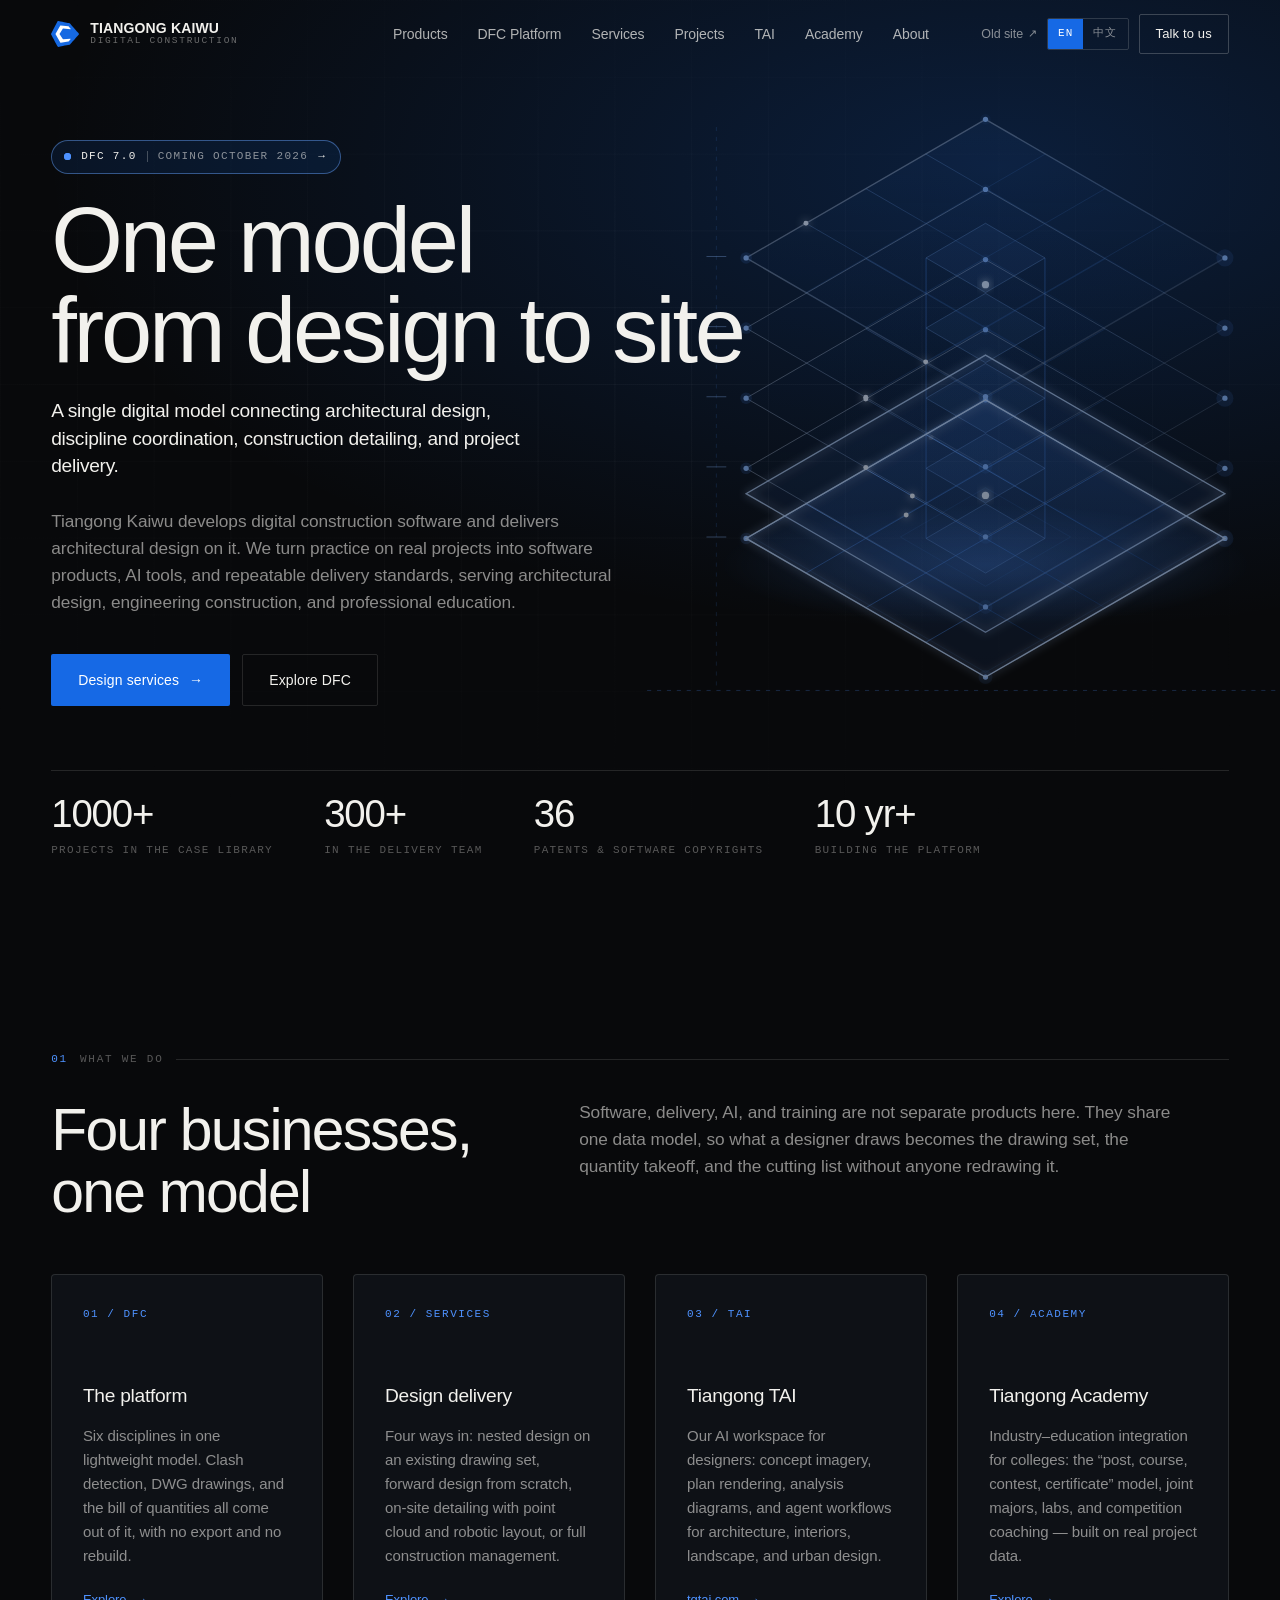
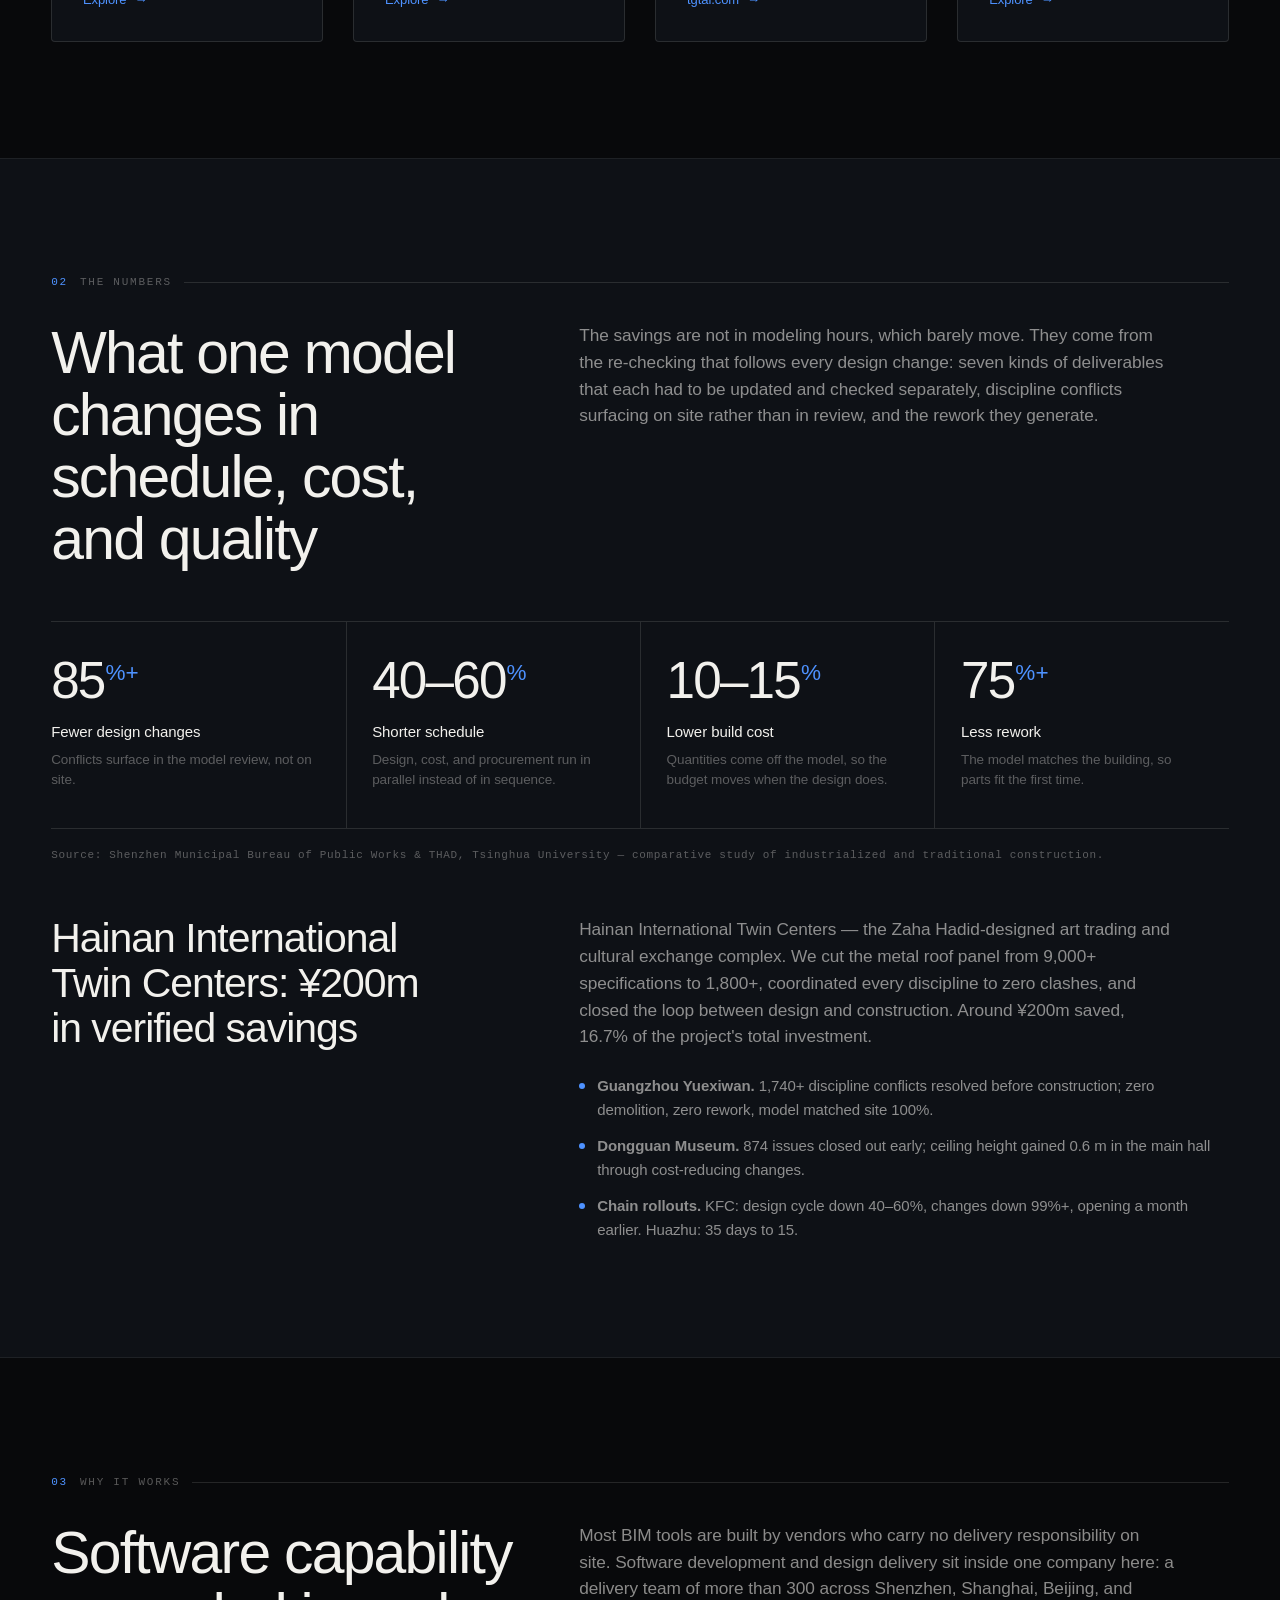
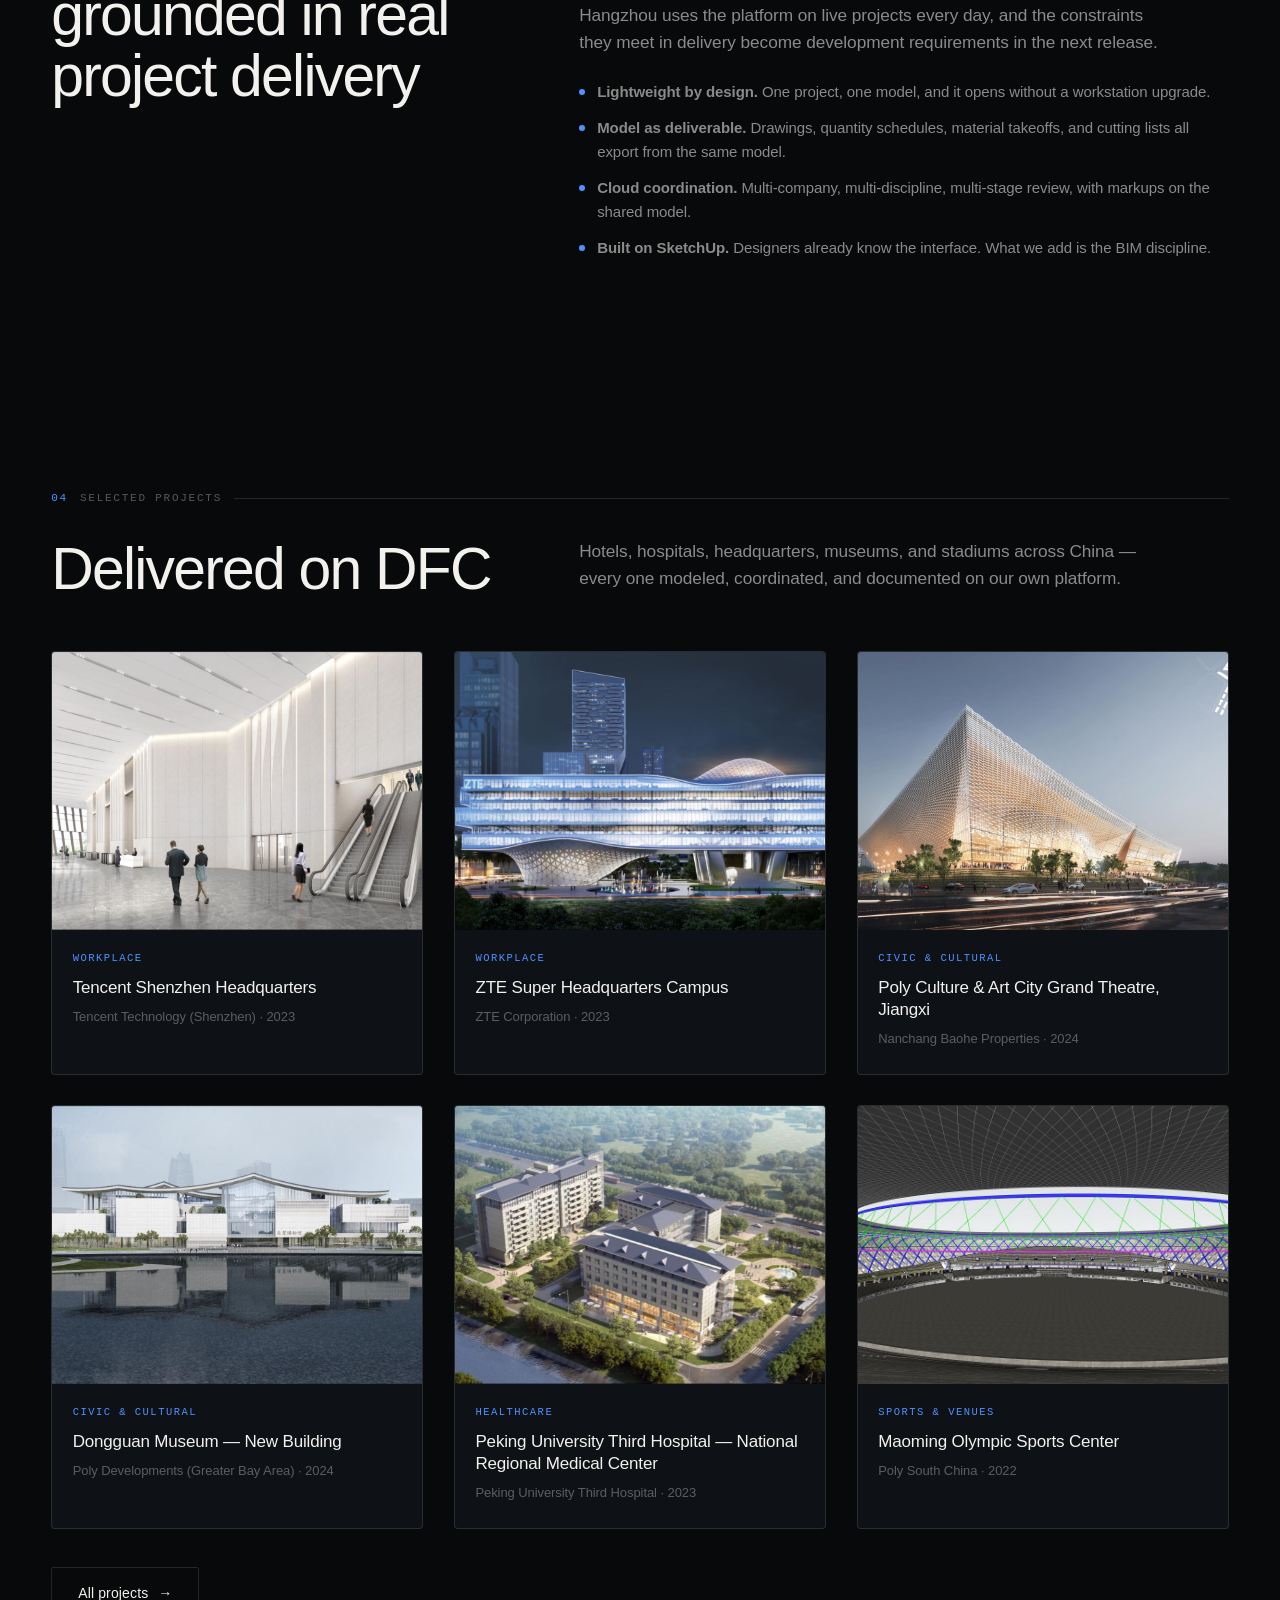
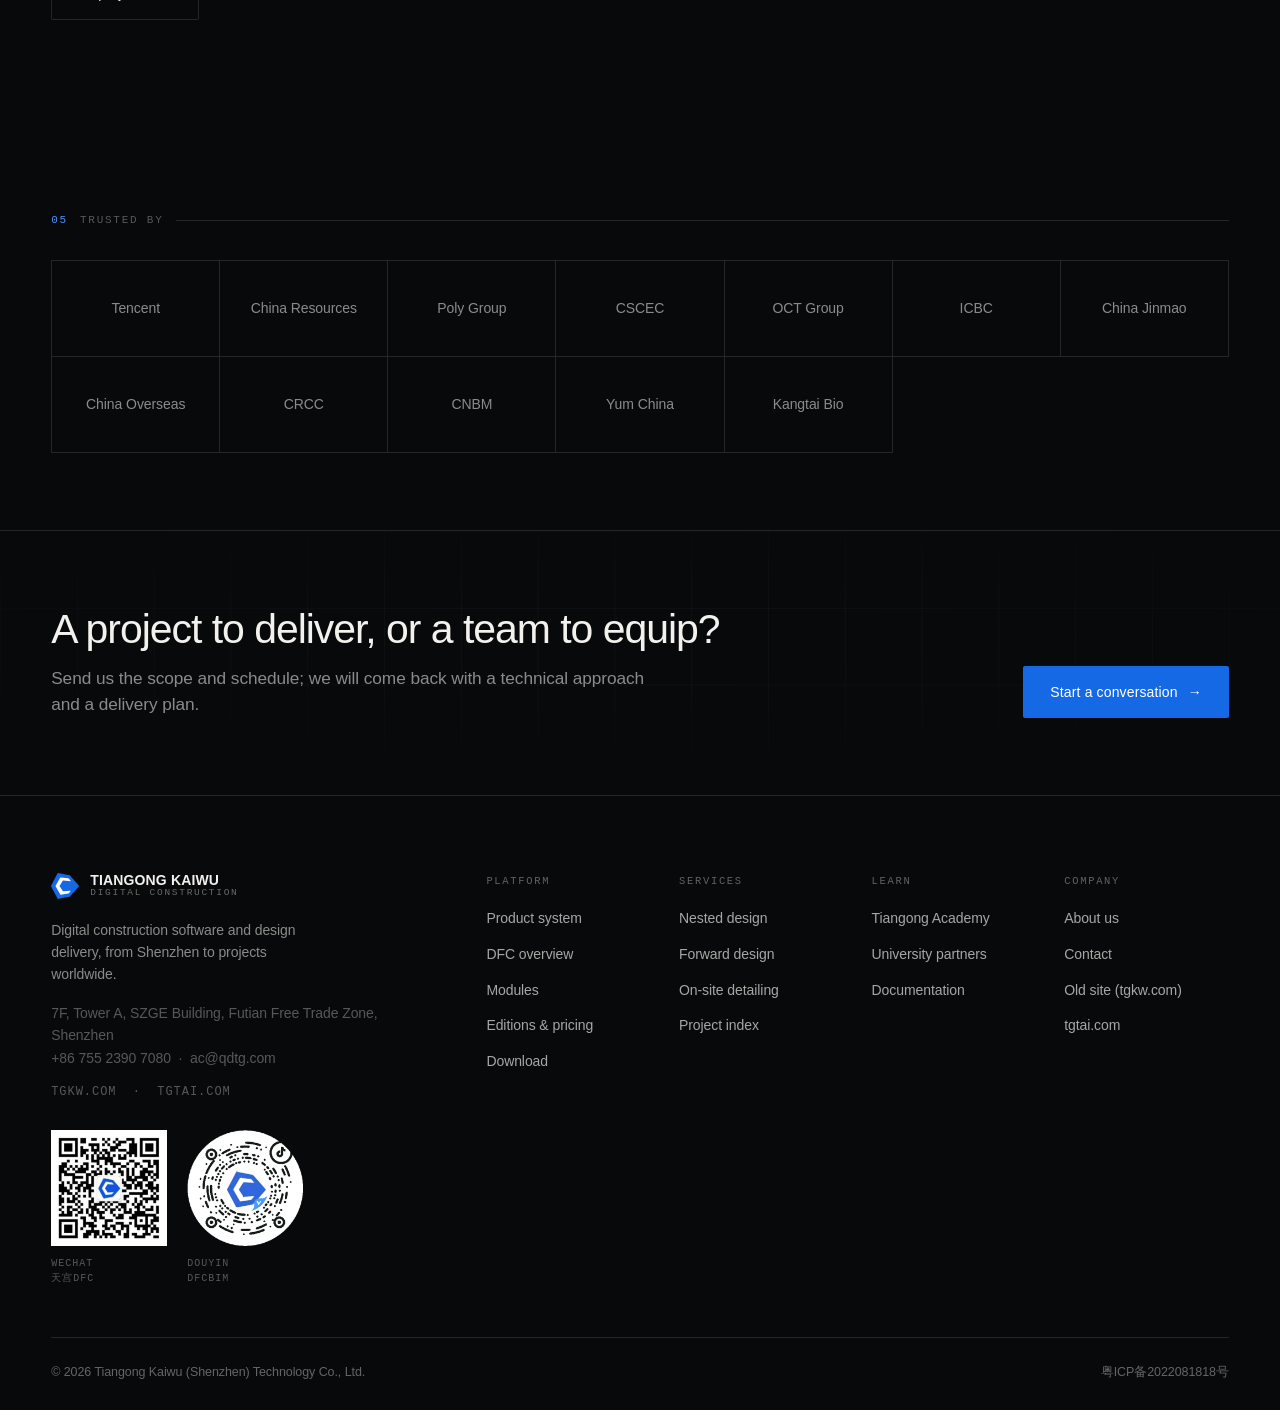
<file: index.html>
<!DOCTYPE html>
<html lang="en" data-lang="en">
<head>
<meta charset="UTF-8">
<meta name="viewport" content="width=device-width, initial-scale=1">
<title>Tiangong Kaiwu — Digital Construction Software &amp; Design Delivery</title>
<meta name="description" content="Tiangong Kaiwu builds DFC, a digital construction platform, and delivers BIM design on it with a team of more than 300: one model from concept to site, cutting design changes by 85% and rework by 75% across 1000+ benchmark projects.">
<link rel="icon" href="assets/img/tgkw-logo.svg" type="image/svg+xml">
<link rel="icon" href="assets/img/favicon-180.png" sizes="180x180">
<link rel="apple-touch-icon" href="assets/img/favicon-180.png">
<script>
/* Decide the language before first paint, so a Chinese visitor never sees a
   flash of English. assets/js/site.js repeats this logic (TG.pickLang /
   TG.applyLang) — if you change one, change the other. */
(function(){try{var q=new URLSearchParams(location.search).get("lang"),
s=localStorage.getItem("tg-lang"),n=(navigator.language||"en").toLowerCase(),
l=(q==="zh"||q==="en")?q:(s||(n.indexOf("zh")===0?"zh":"en")),d=document.documentElement;
d.setAttribute("data-lang",l);d.setAttribute("lang",l==="zh"?"zh-CN":"en");}catch(e){}})();
</script>
<link rel="stylesheet" href="assets/css/main.css">
</head>
<body>
<header data-hdr></header>

<main>

  <!-- ============ HERO ============ -->
  <section class="hero">
    <div class="hero__bg"><div class="blueprint"></div></div>
    <img src="assets/img/hero-axon.svg" alt=""
         style="position:absolute;right:-6%;top:8%;width:min(58vw,820px);opacity:.55;z-index:0;pointer-events:none">
    <div class="wrap hero__in">
      <div class="hero__grid">
        <div>
          <a class="ann reveal" href="dfc.html#versions">
            <span class="ann__dot"></span>
            <span>DFC 7.0</span>
            <span class="ann__sep"></span>
            <em><span data-lang="en">Coming October 2026</span><span data-lang="zh">2026 年 10 月发布</span></em>
            <span class="arw">&#8594;</span>
          </a>
          <h1 class="display reveal" data-delay="60">
            <span data-lang="en">One model<br>from design to site</span>
            <span data-lang="zh">一个模型<br>贯通设计与建造</span>
          </h1>
          <p class="h-sub reveal" data-delay="110">
            <span data-lang="en">A single digital model connecting architectural design, discipline coordination, construction detailing, and project delivery.</span>
            <span data-lang="zh">以统一数字模型连接建筑设计、专业协同、施工深化与项目交付。</span>
          </p>
          <p class="lede reveal" data-delay="150">
            <span data-lang="en">Tiangong Kaiwu develops digital construction software and delivers architectural design on it. We turn practice on real projects into software products, AI tools, and repeatable delivery standards, serving architectural design, engineering construction, and professional education.</span>
            <span data-lang="zh">天宫开物是一家专注于数字建造软件研发与建筑设计交付的科技企业。我们将真实项目实践沉淀为软件产品、AI 工具和标准化交付能力，服务于建筑设计、工程建设及相关教育培训场景。</span>
          </p>
          <div class="btn-row reveal" data-delay="200">
            <a class="btn btn--primary" href="services.html">
              <span data-lang="en">Design services</span><span data-lang="zh">设计服务</span>
              <span class="arw">→</span></a>
            <a class="btn btn--ghost" href="dfc.html">
              <span data-lang="en">Explore DFC</span><span data-lang="zh">了解 DFC</span></a>
          </div>
        </div>
      </div>

      <div class="hero__meta reveal" data-delay="260">
        <div><div class="metric__n">1000+</div><div class="metric__l">
          <span data-lang="en">Projects in the case library</span><span data-lang="zh">标杆项目案例</span></div></div>
        <div><div class="metric__n">300+</div><div class="metric__l">
          <span data-lang="en">In the delivery team</span><span data-lang="zh">实施落地团队</span></div></div>
        <div><div class="metric__n">36</div><div class="metric__l">
          <span data-lang="en">Patents &amp; software copyrights</span><span data-lang="zh">发明专利与软著</span></div></div>
        <div><div class="metric__n">10 yr+</div><div class="metric__l">
          <span data-lang="en">Building the platform</span><span data-lang="zh">平台自研积累</span></div></div>
      </div>
    </div>
  </section>

  <!-- ============ WHAT WE DO ============ -->
  <section class="section" id="what">
    <div class="wrap">
      <p class="eyebrow reveal"><span class="num">01</span>
        <span data-lang="en">What we do</span><span data-lang="zh">我们做什么</span></p>
      <div class="grid--sidecar grid">
        <h2 class="h1 reveal">
          <span data-lang="en">Four businesses, one model</span>
          <span data-lang="zh">四条业务线，同一个模型</span>
        </h2>
        <p class="lede reveal" data-delay="80">
          <span data-lang="en">Software, delivery, AI, and training are not separate products here. They share one data model, so what a designer draws becomes the drawing set, the quantity takeoff, and the cutting list without anyone redrawing it.</span>
          <span data-lang="zh">软件、交付、AI 与培训不是四件独立的产品，而是共用一套数据模型：设计师画的模型，直接成为施工图、工程量清单与下料单，无需二次绘制。</span>
        </p>
      </div>

      <div class="grid grid--4 mt-l">
        <a class="card reveal" href="dfc.html">
          <div class="card__ix">01 / DFC</div>
          <h3 class="card__t"><span data-lang="en">The platform</span><span data-lang="zh">DFC 平台</span></h3>
          <p class="card__d">
            <span data-lang="en">Six disciplines in one lightweight model. Clash detection, DWG drawings, and the bill of quantities all come out of it, with no export and no rebuild.</span>
            <span data-lang="zh">六大专业集成于同一轻量化模型。碰撞检查、DWG 出图与工程量清单全部由它导出，不转换、不重建。</span>
          </p>
          <span class="card__f"><span data-lang="en">Explore</span><span data-lang="zh">了解</span> <span class="arw">→</span></span>
        </a>
        <a class="card reveal" href="services.html" data-delay="60">
          <div class="card__ix">02 / <span data-lang="en">SERVICES</span><span data-lang="zh">服务</span></div>
          <h3 class="card__t"><span data-lang="en">Design delivery</span><span data-lang="zh">设计交付</span></h3>
          <p class="card__d">
            <span data-lang="en">Four ways in: nested design on an existing drawing set, forward design from scratch, on-site detailing with point cloud and robotic layout, or full construction management.</span>
            <span data-lang="zh">四种切入方式：基于既有图纸的嵌套设计、从零开始的正向设计、点云与机器人放线的现场深化，以及全过程施工管理。</span>
          </p>
          <span class="card__f"><span data-lang="en">Explore</span><span data-lang="zh">了解</span> <span class="arw">→</span></span>
        </a>
        <a class="card reveal" href="tai.html" data-delay="120">
          <div class="card__ix">03 / TAI</div>
          <h3 class="card__t"><span data-lang="en">Tiangong TAI</span><span data-lang="zh">天宫 TAI</span></h3>
          <p class="card__d">
            <span data-lang="en">Our AI workspace for designers: concept imagery, plan rendering, analysis diagrams, and agent workflows for architecture, interiors, landscape, and urban design.</span>
            <span data-lang="zh">面向设计师的 AI 工作空间：概念表现、平面渲染、分析图与 Agent 工作流，覆盖建筑、室内、景观与城市设计。</span>
          </p>
          <span class="card__f">tgtai.com <span class="arw">→</span></span>
        </a>
        <a class="card reveal" href="academy.html" data-delay="180">
          <div class="card__ix">04 / <span data-lang="en">ACADEMY</span><span data-lang="zh">教育</span></div>
          <h3 class="card__t"><span data-lang="en">Tiangong Academy</span><span data-lang="zh">天宫课堂</span></h3>
          <p class="card__d">
            <span data-lang="en">Industry–education integration for colleges: the “post, course, contest, certificate” model, joint majors, labs, and competition coaching — built on real project data.</span>
            <span data-lang="zh">面向院校的产教融合：岗课赛证一体化育人、共建专业与实训室、赛事辅导，全部基于真实项目数据。</span>
          </p>
          <span class="card__f"><span data-lang="en">Explore</span><span data-lang="zh">了解</span> <span class="arw">→</span></span>
        </a>
      </div>
    </div>
  </section>

  <!-- ============ OUTCOMES ============ -->
  <section class="section" data-surface="alt" id="outcomes">
    <div class="wrap">
      <p class="eyebrow reveal"><span class="num">02</span>
        <span data-lang="en">The numbers</span><span data-lang="zh">可验证的结果</span></p>
      <div class="grid grid--sidecar">
        <h2 class="h1 reveal">
          <span data-lang="en">What one model changes in schedule, cost, and quality</span>
          <span data-lang="zh">统一模型对周期、成本与质量的影响</span>
        </h2>
        <p class="lede reveal" data-delay="60">
          <span data-lang="en">The savings are not in modeling hours, which barely move. They come from the re-checking that follows every design change: seven kinds of deliverables that each had to be updated and checked separately, discipline conflicts surfacing on site rather than in review, and the rework they generate.</span>
          <span data-lang="zh">效率提升并不来自建模工时的压缩，而来自每次设计修改后的重复核对：过去需分别更新并逐份校验的七类成果、在现场而非评审阶段暴露的专业冲突，以及由此产生的返工。</span>
        </p>
      </div>

      <ul class="stats mt-l reveal">
        <li>
          <span class="stats__n">85<sup>%+</sup></span>
          <span class="stats__l"><span data-lang="en">Fewer design changes</span><span data-lang="zh">设计变更减少</span></span>
          <span class="stats__d"><span data-lang="en">Conflicts surface in the model review, not on site.</span>
            <span data-lang="zh">冲突在模型评审阶段暴露，而不是在现场。</span></span>
        </li>
        <li>
          <span class="stats__n">40–60<sup>%</sup></span>
          <span class="stats__l"><span data-lang="en">Shorter schedule</span><span data-lang="zh">开发周期缩短</span></span>
          <span class="stats__d"><span data-lang="en">Design, cost, and procurement run in parallel instead of in sequence.</span>
            <span data-lang="zh">设计、成本与招采并行推进，而非逐段串行。</span></span>
        </li>
        <li>
          <span class="stats__n">10–15<sup>%</sup></span>
          <span class="stats__l"><span data-lang="en">Lower build cost</span><span data-lang="zh">建造成本降低</span></span>
          <span class="stats__d"><span data-lang="en">Quantities come off the model, so the budget moves when the design does.</span>
            <span data-lang="zh">工程量由模型直出，设计一改，成本同步可见。</span></span>
        </li>
        <li>
          <span class="stats__n">75<sup>%+</sup></span>
          <span class="stats__l"><span data-lang="en">Less rework</span><span data-lang="zh">返工率下降</span></span>
          <span class="stats__d"><span data-lang="en">The model matches the building, so parts fit the first time.</span>
            <span data-lang="zh">模型与现场一致，下料一次到位。</span></span>
        </li>
      </ul>
      <p class="stats-note reveal">
        <span data-lang="en">Source: Shenzhen Municipal Bureau of Public Works &amp; THAD, Tsinghua University — comparative study of industrialized and traditional construction.</span>
        <span data-lang="zh">数据来源：深圳市建筑工务署 · 清华大学建筑设计研究院《工业化建造模式与传统建造模式数字化比较研究》课题</span>
      </p>

      <div class="grid grid--sidecar mt-l">
        <h3 class="h2 reveal">
          <span data-lang="en">Hainan International Twin Centers: ¥200m in verified savings</span>
          <span data-lang="zh">海南国际双中心：节省投资约 2 亿元</span>
        </h3>
        <div>
          <p class="lede reveal" data-delay="60">
            <span data-lang="en">Hainan International Twin Centers — the Zaha Hadid-designed art trading and cultural exchange complex. We cut the metal roof panel from 9,000+ specifications to 1,800+, coordinated every discipline to zero clashes, and closed the loop between design and construction. Around ¥200m saved, 16.7% of the project's total investment.</span>
            <span data-lang="zh">海南国际双中心——扎哈事务所设计的文物艺术品交易中心与国际文化交流中心。金属屋面板规格从 9000 余种优化至 1800 余种，全专业零碰撞，设计与施工闭环管理。合计节省约 2 亿元，占项目总投资的 16.7%。</span>
          </p>
          <ul class="checks reveal" data-delay="120">
            <li><span data-lang="en"><strong>Guangzhou Yuexiwan.</strong> 1,740+ discipline conflicts resolved before construction; zero demolition, zero rework, model matched site 100%.</span>
                <span data-lang="zh"><strong>广州玥玺湾。</strong>施工前前置解决专业冲突 1740+ 条，零拆改、零返工，模型与现场 100% 吻合。</span></li>
            <li><span data-lang="en"><strong>Dongguan Museum.</strong> 874 issues closed out early; ceiling height gained 0.6 m in the main hall through cost-reducing changes.</span>
                <span data-lang="zh"><strong>东莞市博物馆。</strong>前置解决各专业问题 874 条；通过设计优化实现"负变更"，综合大厅净高提升 0.6 米。</span></li>
            <li><span data-lang="en"><strong>Chain rollouts.</strong> KFC: design cycle down 40–60%, changes down 99%+, opening a month earlier. Huazhu: 35 days to 15.</span>
                <span data-lang="zh"><strong>连锁品牌复制。</strong>肯德基：设计周期缩短 40–60%，变更减少 99%+，开业提前一个月。华住：35 天压缩至 15 天。</span></li>
          </ul>
        </div>
      </div>
    </div>
  </section>

  <!-- ============ THE ARGUMENT ============ -->
  <section class="section">
    <div class="wrap">
      <p class="eyebrow reveal"><span class="num">03</span>
        <span data-lang="en">Why it works</span><span data-lang="zh">为什么成立</span></p>
      <div class="grid grid--sidecar">
        <h2 class="h1 reveal">
          <span data-lang="en">Software capability grounded in real project delivery</span>
          <span data-lang="zh">软件能力源于真实项目交付实践</span>
        </h2>
        <div>
          <p class="lede reveal" data-delay="60">
            <span data-lang="en">Most BIM tools are built by vendors who carry no delivery responsibility on site. Software development and design delivery sit inside one company here: a delivery team of more than 300 across Shenzhen, Shanghai, Beijing, and Hangzhou uses the platform on live projects every day, and the constraints they meet in delivery become development requirements in the next release.</span>
            <span data-lang="zh">多数 BIM 工具的研发方并不承担工程交付责任。我们的软件研发与设计交付在同一家公司内完成：300 余人的实施落地团队分布于深圳、上海、北京、杭州，每日在真实项目中使用该平台，交付过程中暴露的问题直接进入下一版本的开发需求。</span>
          </p>
          <ul class="checks reveal" data-delay="120">
            <li><span data-lang="en"><strong>Lightweight by design.</strong> One project, one model, and it opens without a workstation upgrade.</span>
                <span data-lang="zh"><strong>轻量化。</strong>一个项目一个模型，打开浏览不卡顿，无需升级图形工作站。</span></li>
            <li><span data-lang="en"><strong>Model as deliverable.</strong> Drawings, quantity schedules, material takeoffs, and cutting lists all export from the same model.</span>
                <span data-lang="zh"><strong>一模多用。</strong>施工图、工程量清单、物料表、下料单，均由同一模型导出。</span></li>
            <li><span data-lang="en"><strong>Cloud coordination.</strong> Multi-company, multi-discipline, multi-stage review, with markups on the shared model.</span>
                <span data-lang="zh"><strong>云端协同。</strong>多公司、多专业、多阶段协作，模型审图可批注。</span></li>
            <li><span data-lang="en"><strong>Built on SketchUp.</strong> Designers already know the interface. What we add is the BIM discipline.</span>
                <span data-lang="zh"><strong>基于 SketchUp。</strong>团队无需重学界面，我们补齐的是 BIM 能力。</span></li>
          </ul>
        </div>
      </div>
    </div>
  </section>

  <!-- ============ FEATURED PROJECTS ============ -->
  <section class="section">
    <div class="wrap">
      <p class="eyebrow reveal"><span class="num">04</span>
        <span data-lang="en">Selected projects</span><span data-lang="zh">精选项目</span></p>
      <div class="grid grid--sidecar">
        <h2 class="h1 reveal">
          <span data-lang="en">Delivered on DFC</span>
          <span data-lang="zh">全部由 DFC 交付</span>
        </h2>
        <p class="lede reveal" data-delay="60">
          <span data-lang="en">Hotels, hospitals, headquarters, museums, and stadiums across China — every one modeled, coordinated, and documented on our own platform.</span>
          <span data-lang="zh">酒店、医院、总部、博物馆与体育场馆，遍布全国。每一个都在我们自己的平台上建模、协同与出图。</span>
        </p>
      </div>
      <div class="grid grid--3 mt-l" data-projects-featured="6"></div>
      <div class="btn-row">
        <a class="btn btn--ghost" href="projects.html">
          <span data-lang="en">All projects</span><span data-lang="zh">全部项目</span> <span class="arw">→</span></a>
      </div>
    </div>
  </section>

  <!-- ============ CLIENTS ============ -->
  <section class="section section--tight">
    <div class="wrap">
      <p class="eyebrow reveal"><span class="num">05</span>
        <span data-lang="en">Trusted by</span><span data-lang="zh">服务客户</span></p>
      <ul class="logos reveal" data-clients></ul>
    </div>
  </section>

  <!-- ============ CTA ============ -->
  <section class="section section--tight cta">
    <div class="blueprint"></div>
    <div class="wrap cta__in">
      <div>
        <h2 class="h2 reveal">
          <span data-lang="en">A project to deliver, or a team to equip?</span>
          <span data-lang="zh">有项目需要交付，或有团队需要工具？</span>
        </h2>
        <p class="lede mt-s reveal" data-delay="60">
            <span data-lang="en">Send us the scope and schedule; we will come back with a technical approach and a delivery plan.</span>
            <span data-lang="zh">提交项目范围与计划周期，我们回复技术方案与交付安排。</span>
        </p>
      </div>
      <div class="btn-row reveal" data-delay="120" style="margin-top:0">
        <a class="btn btn--primary" href="contact.html">
          <span data-lang="en">Start a conversation</span><span data-lang="zh">开始沟通</span> <span class="arw">→</span></a>
      </div>
    </div>
  </section>

</main>

<footer data-ftr></footer>
<script src="assets/js/data.js"></script>
<script src="assets/js/site.js"></script>
</body>
</html>
</file>
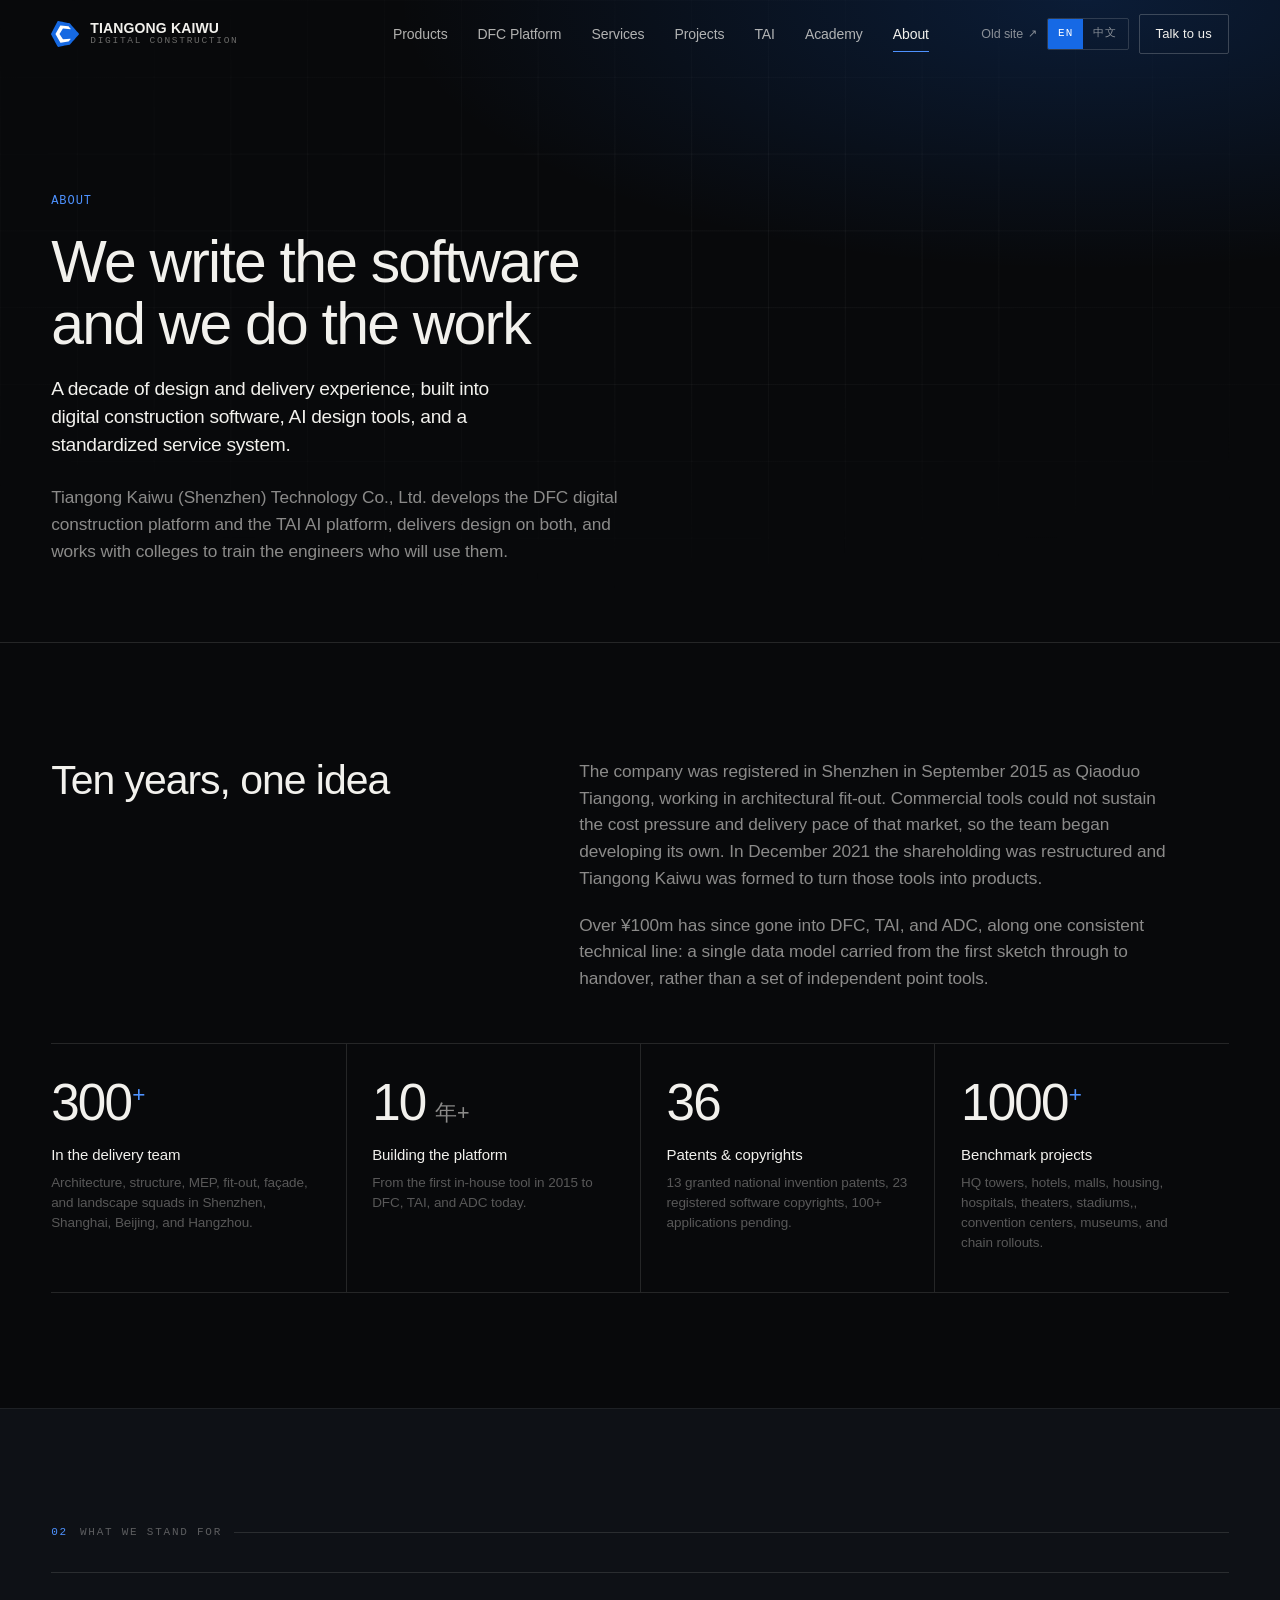
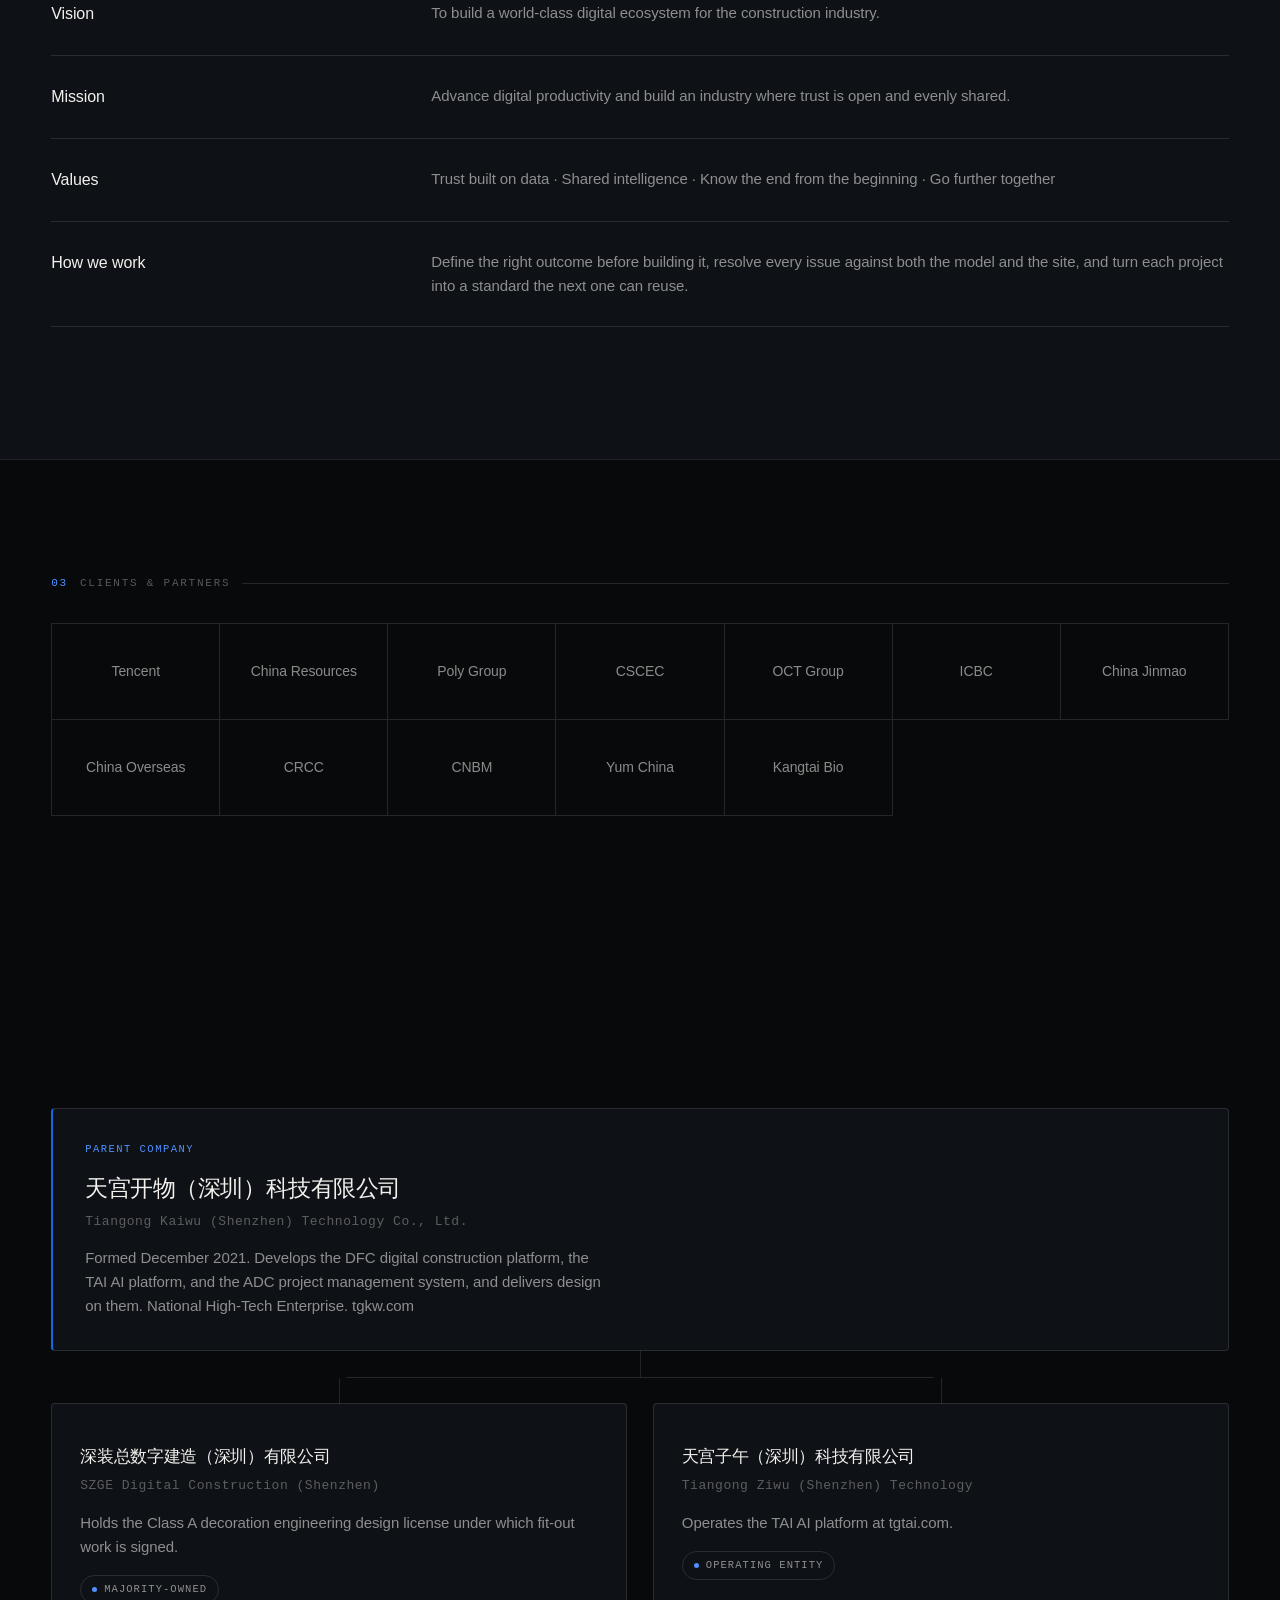
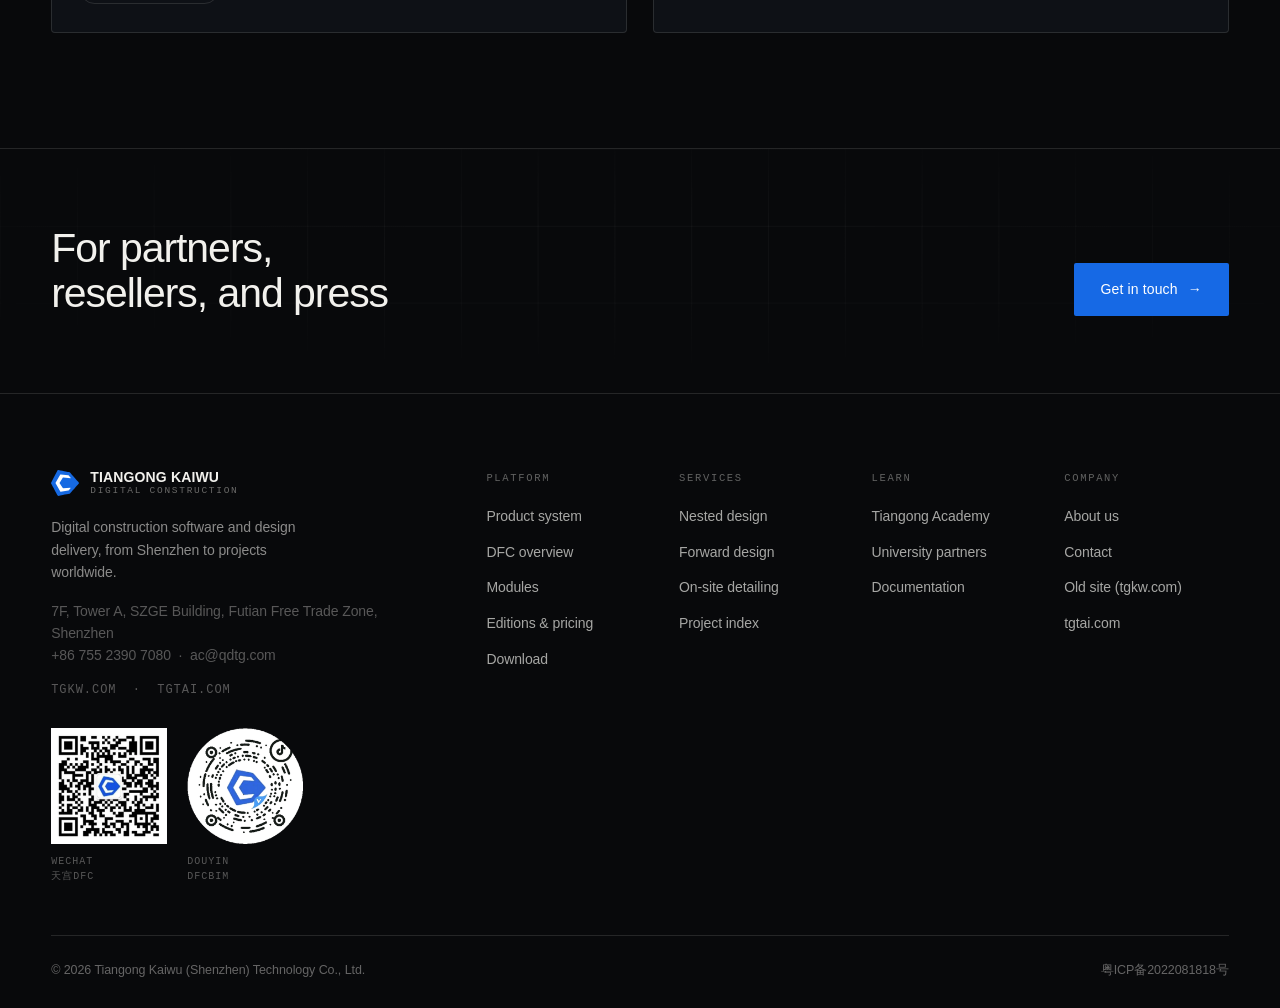
<file: about.html>
<!DOCTYPE html>
<html lang="en" data-lang="en">
<head>
<meta charset="UTF-8">
<meta name="viewport" content="width=device-width, initial-scale=1">
<title>About — Tiangong Kaiwu</title>
<meta name="description" content="Tiangong Kaiwu (Shenzhen) Technology Co., Ltd. — a delivery team of more than 300 building on the DFC digital construction platform and delivering design on it since 2015. 1000+ benchmark projects, 13 invention patents, Class A design licenses.">
<link rel="icon" href="assets/img/tgkw-logo.svg" type="image/svg+xml">
<link rel="icon" href="assets/img/favicon-180.png" sizes="180x180">
<link rel="apple-touch-icon" href="assets/img/favicon-180.png">
<script>
/* Decide the language before first paint, so a Chinese visitor never sees a
   flash of English. assets/js/site.js repeats this logic (TG.pickLang /
   TG.applyLang) — if you change one, change the other. */
(function(){try{var q=new URLSearchParams(location.search).get("lang"),
s=localStorage.getItem("tg-lang"),n=(navigator.language||"en").toLowerCase(),
l=(q==="zh"||q==="en")?q:(s||(n.indexOf("zh")===0?"zh":"en")),d=document.documentElement;
d.setAttribute("data-lang",l);d.setAttribute("lang",l==="zh"?"zh-CN":"en");}catch(e){}})();
</script>
<link rel="stylesheet" href="assets/css/main.css">
</head>
<body>
<header data-hdr></header>

<main>
  <section class="phero">
    <div class="blueprint"></div>
    <div class="wrap">
      <p class="mono accent reveal" style="margin-bottom:20px"> <span data-lang="en">ABOUT</span><span data-lang="zh">关于我们</span></p>
      <h1 class="h1 reveal" data-delay="60" style="max-width:20ch">
        <span data-lang="en">We write the software and we do the work</span>
        <span data-lang="zh">我们写软件，也亲自做项目</span>
      </h1>
      <p class="h-sub reveal" data-delay="110">
        <span data-lang="en">A decade of design and delivery experience, built into digital construction software, AI design tools, and a standardized service system.</span>
        <span data-lang="zh">我们将多年建筑设计与项目交付经验，沉淀为数字建造软件、AI 设计工具和标准化服务体系。</span>
      </p>
      <p class="lede reveal" data-delay="150">
        <span data-lang="en">Tiangong Kaiwu (Shenzhen) Technology Co., Ltd. develops the DFC digital construction platform and the TAI AI platform, delivers design on both, and works with colleges to train the engineers who will use them.</span>
        <span data-lang="zh">天宫开物（深圳）科技有限公司自主研发 DFC 数字建造平台与 TAI 人工智能平台，并以此承接设计交付业务，同时与院校共建数字设计人才培养体系。</span>
      </p>
    </div>
  </section>

  <section class="section">
    <div class="wrap">
      <div class="grid grid--sidecar">
        <h2 class="h2 reveal">
          <span data-lang="en">Ten years, one idea</span>
          <span data-lang="zh">十年，一件事</span>
        </h2>
        <div>
          <p class="lede reveal" data-delay="60">
            <span data-lang="en">The company was registered in Shenzhen in September 2015 as Qiaoduo Tiangong, working in architectural fit-out. Commercial tools could not sustain the cost pressure and delivery pace of that market, so the team began developing its own. In December 2021 the shareholding was restructured and Tiangong Kaiwu was formed to turn those tools into products.</span>
            <span data-lang="zh">公司前身"巧夺天宫"于 2015 年 9 月在深圳注册，主营建筑装饰业务。面对国内装饰行业高成本压力与高交付节奏，既有商业软件难以支撑实际生产需求，团队因此启动自主工具研发。2021 年 12 月完成股权重置，设立天宫开物，将内部工具正式产品化。</span>
          </p>
          <p class="lede reveal" data-delay="100" style="margin-top:20px">
            <span data-lang="en">Over ¥100m has since gone into DFC, TAI, and ADC, along one consistent technical line: a single data model carried from the first sketch through to handover, rather than a set of independent point tools.</span>
            <span data-lang="zh">此后在 DFC、TAI 与 ADC 上的累计投入超过 1 亿元，技术路线始终一致：以一套贯穿从方案草图到竣工交付全过程的数据模型为核心，而非提供彼此独立的单点工具。</span>
          </p>
        </div>
      </div>

      <ul class="stats mt-l reveal">
        <li>
          <span class="stats__n">300<sup>+</sup></span>
          <span class="stats__l"><span data-lang="en">In the delivery team</span><span data-lang="zh">实施落地团队</span></span>
          <span class="stats__d"><span data-lang="en">Architecture, structure, MEP, fit-out, façade, and landscape squads in Shenzhen, Shanghai, Beijing, and Hangzhou.</span>
            <span data-lang="zh">建筑、结构、机电、装饰、幕墙、园林各专业项目组，分布于深圳、上海、北京、杭州。</span></span>
        </li>
        <li>
          <span class="stats__n">10<small> 年+</small></span>
          <span class="stats__l"><span data-lang="en">Building the platform</span><span data-lang="zh">平台自研积累</span></span>
          <span class="stats__d"><span data-lang="en">From the first in-house tool in 2015 to DFC, TAI, and ADC today.</span>
            <span data-lang="zh">从 2015 年自用的第一版工具，到今天的 DFC、TAI 与 ADC。</span></span>
        </li>
        <li>
          <span class="stats__n">36</span>
          <span class="stats__l"><span data-lang="en">Patents &amp; copyrights</span><span data-lang="zh">专利与软著</span></span>
          <span class="stats__d"><span data-lang="en">13 granted national invention patents, 23 registered software copyrights, 100+ applications pending.</span>
            <span data-lang="zh">13 项国家发明专利授权，23 项核心软件著作权登记，在申专利 100 余项。</span></span>
        </li>
        <li>
          <span class="stats__n">1000<sup>+</sup></span>
          <span class="stats__l"><span data-lang="en">Benchmark projects</span><span data-lang="zh">标杆项目案例</span></span>
          <span class="stats__d"><span data-lang="en">HQ towers, hotels, malls, housing, hospitals, theaters, stadiums,, convention centers, museums, and chain rollouts.</span>
            <span data-lang="zh">总部大厦、酒店、商场、住宅、医院、大剧院、体育场馆、会议中心、博物馆与连锁品牌。</span></span>
        </li>
      </ul>
    </div>
  </section>

  <section class="section" data-surface="alt">
    <div class="wrap">
      <p class="eyebrow reveal"><span class="num">02</span>
        <span data-lang="en">What we stand for</span><span data-lang="zh">企业文化</span></p>
      <dl class="deflist reveal">
        <div><dt><span data-lang="en">Vision</span><span data-lang="zh">愿景</span></dt>
          <dd><span data-lang="en">To build a world-class digital ecosystem for the construction industry.</span>
              <span data-lang="zh">建设世界一流的建筑产业数字化生态发展平台。</span></dd></div>
        <div><dt><span data-lang="en">Mission</span><span data-lang="zh">使命</span></dt>
          <dd><span data-lang="en">Advance digital productivity and build an industry where trust is open and evenly shared.</span>
              <span data-lang="zh">创新数字生产力，建设平等透明的产业信用。</span></dd></div>
        <div><dt><span data-lang="en">Values</span><span data-lang="zh">价值观</span></dt>
          <dd><span data-lang="en">Trust built on data · Shared intelligence · Know the end from the beginning · Go further together</span>
              <span data-lang="zh">数字互信 · 智慧相伴 · 见始知终 · 力聚行远</span></dd></div>
        <div><dt><span data-lang="en">How we work</span><span data-lang="zh">三精原则</span></dt>
          <dd><span data-lang="en">Define the right outcome before building it, resolve every issue against both the model and the site, and turn each project into a standard the next one can reuse.</span>
              <span data-lang="zh">精准界定——先定义正确结果；精效靠谱——问题闭环到底、成果能验证；精进创新——把项目经验沉淀为可复制的标准。</span></dd></div>
      </dl>
    </div>
  </section>

  <section class="section">
    <div class="wrap">
      <p class="eyebrow reveal"><span class="num">03</span>
        <span data-lang="en">Clients &amp; partners</span><span data-lang="zh">客户与伙伴</span></p>
      <ul class="logos reveal" data-clients></ul>
    </div>
  </section>

  <section class="section">
    <div class="wrap">
      <p class="eyebrow reveal"><span class="num">04</span>
        <span data-lang="en">Group</span><span data-lang="zh">集团架构</span></p>
      <div class="org">
        <div class="org__lead reveal">
          <p class="org__tag"><span data-lang="en">Parent company</span><span data-lang="zh">母公司</span></p>
          <p class="org__name">天宫开物（深圳）科技有限公司
            <span class="org__en">Tiangong Kaiwu (Shenzhen) Technology Co., Ltd.</span></p>
          <p class="org__d">
            <span data-lang="en">Formed December 2021. Develops the DFC digital construction platform, the TAI AI platform, and the ADC project management system, and delivers design on them. National High-Tech Enterprise. tgkw.com</span>
            <span data-lang="zh">2021 年 12 月设立。自主研发 DFC 数字建造平台、TAI 人工智能平台与 ADC 项目管理系统，并以此承接设计交付业务。国家高新技术企业。tgkw.com</span>
          </p>
        </div>

        <div class="org__branch">
          <div class="org__node reveal" data-delay="80">
            <p class="org__name">深装总数字建造（深圳）有限公司
              <span class="org__en">SZGE Digital Construction (Shenzhen)</span></p>
            <p class="org__d">
              <span data-lang="en">Holds the Class A decoration engineering design license under which fit-out work is signed.</span>
              <span data-lang="zh">具备建筑装饰工程设计专项甲级资质，装饰类业务由其签署。</span>
            </p>
            <span class="org__hold"><i></i><span data-lang="en">Majority-owned</span><span data-lang="zh">控股</span></span>
          </div>
          <div class="org__node reveal" data-delay="140">
            <p class="org__name">天宫子午（深圳）科技有限公司
              <span class="org__en">Tiangong Ziwu (Shenzhen) Technology</span></p>
            <p class="org__d">
              <span data-lang="en">Operates the TAI AI platform at tgtai.com.</span>
              <span data-lang="zh">运营 TAI 人工智能平台 tgtai.com。</span>
            </p>
            <span class="org__hold"><i></i><span data-lang="en">Operating entity</span><span data-lang="zh">运营主体</span></span>
          </div>
        </div>
      </div>
    </div>
  </section>

  <section class="section section--tight cta">
    <div class="blueprint"></div>
    <div class="wrap cta__in">
      <h2 class="h2 reveal" style="max-width:22ch">
        <span data-lang="en">For partners, resellers, and press</span>
        <span data-lang="zh">欢迎合作伙伴、渠道商与媒体洽询</span>
      </h2>
      <div class="btn-row reveal" data-delay="60" style="margin-top:0">
        <a class="btn btn--primary" href="contact.html">
          <span data-lang="en">Get in touch</span><span data-lang="zh">联系我们</span> <span class="arw">→</span></a>
      </div>
    </div>
  </section>
</main>

<footer data-ftr></footer>
<script src="assets/js/data.js"></script>
<script src="assets/js/site.js"></script>
</body>
</html>
</file>
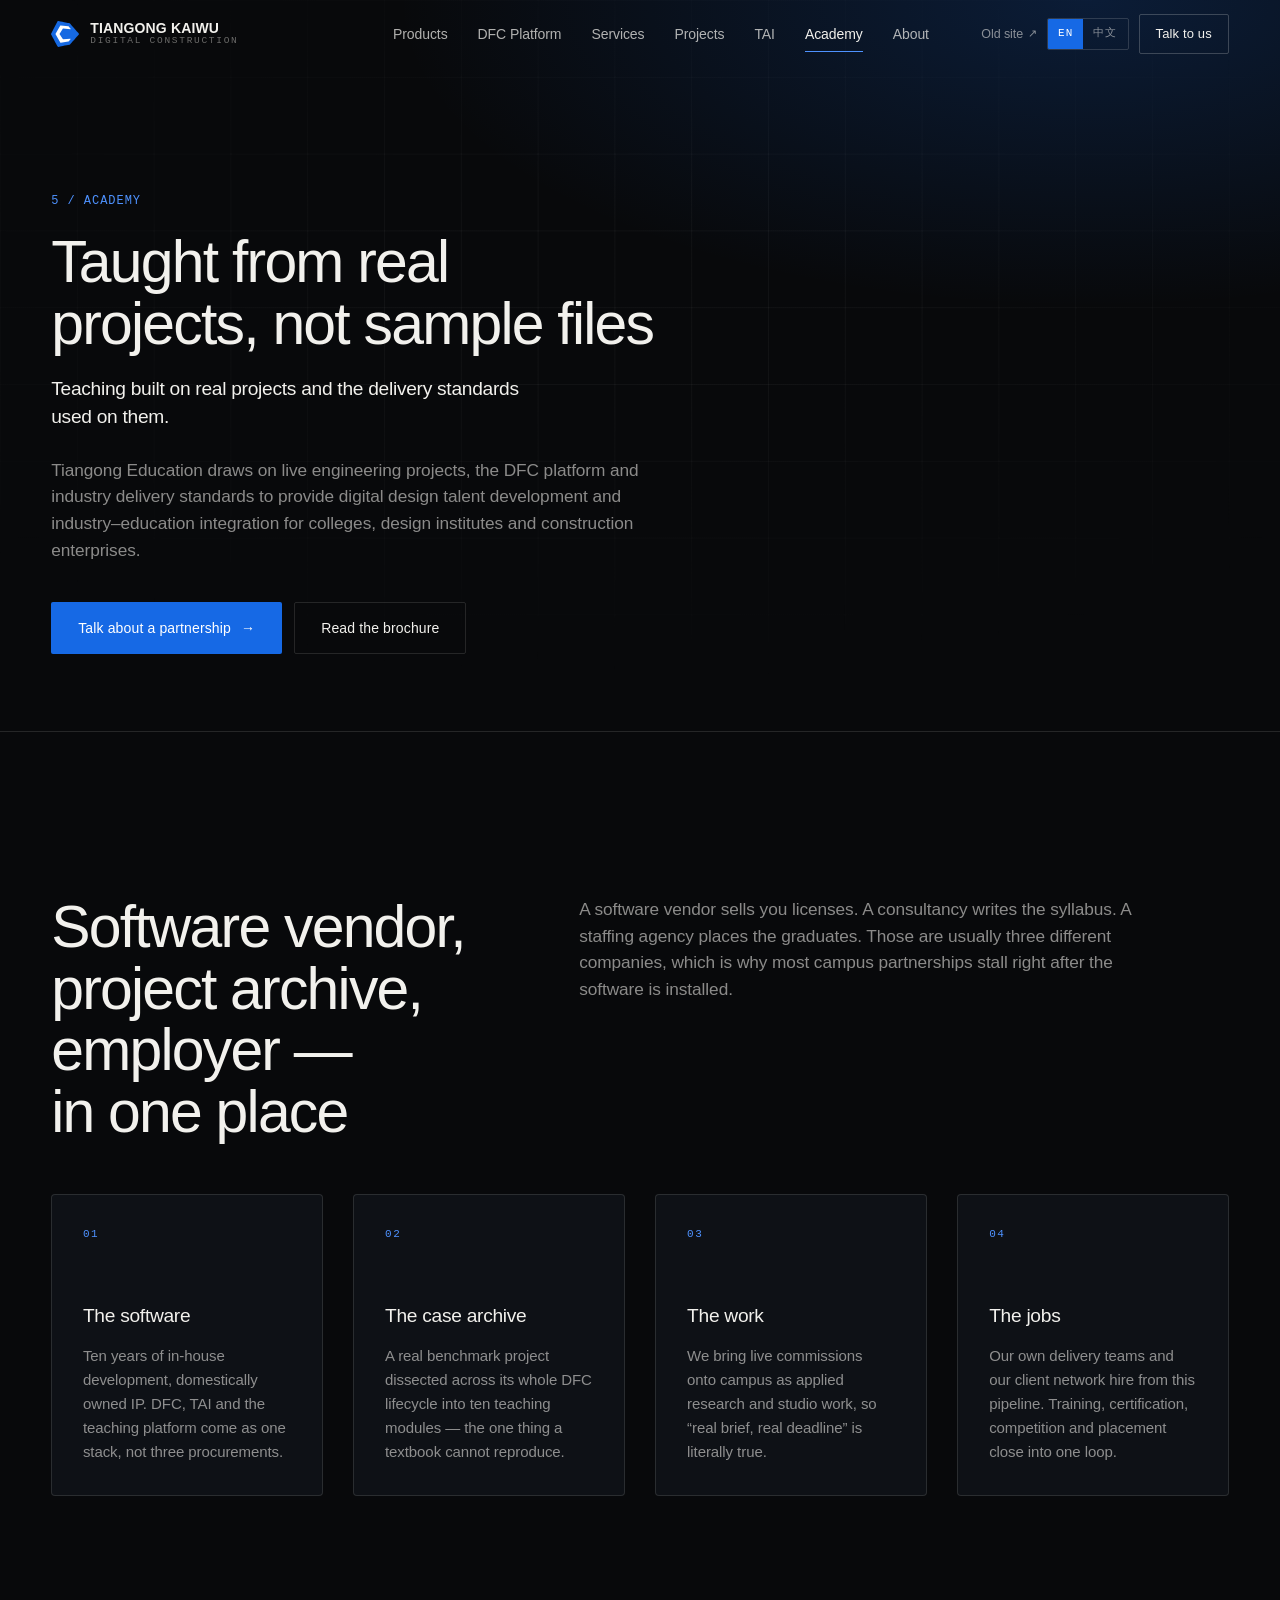
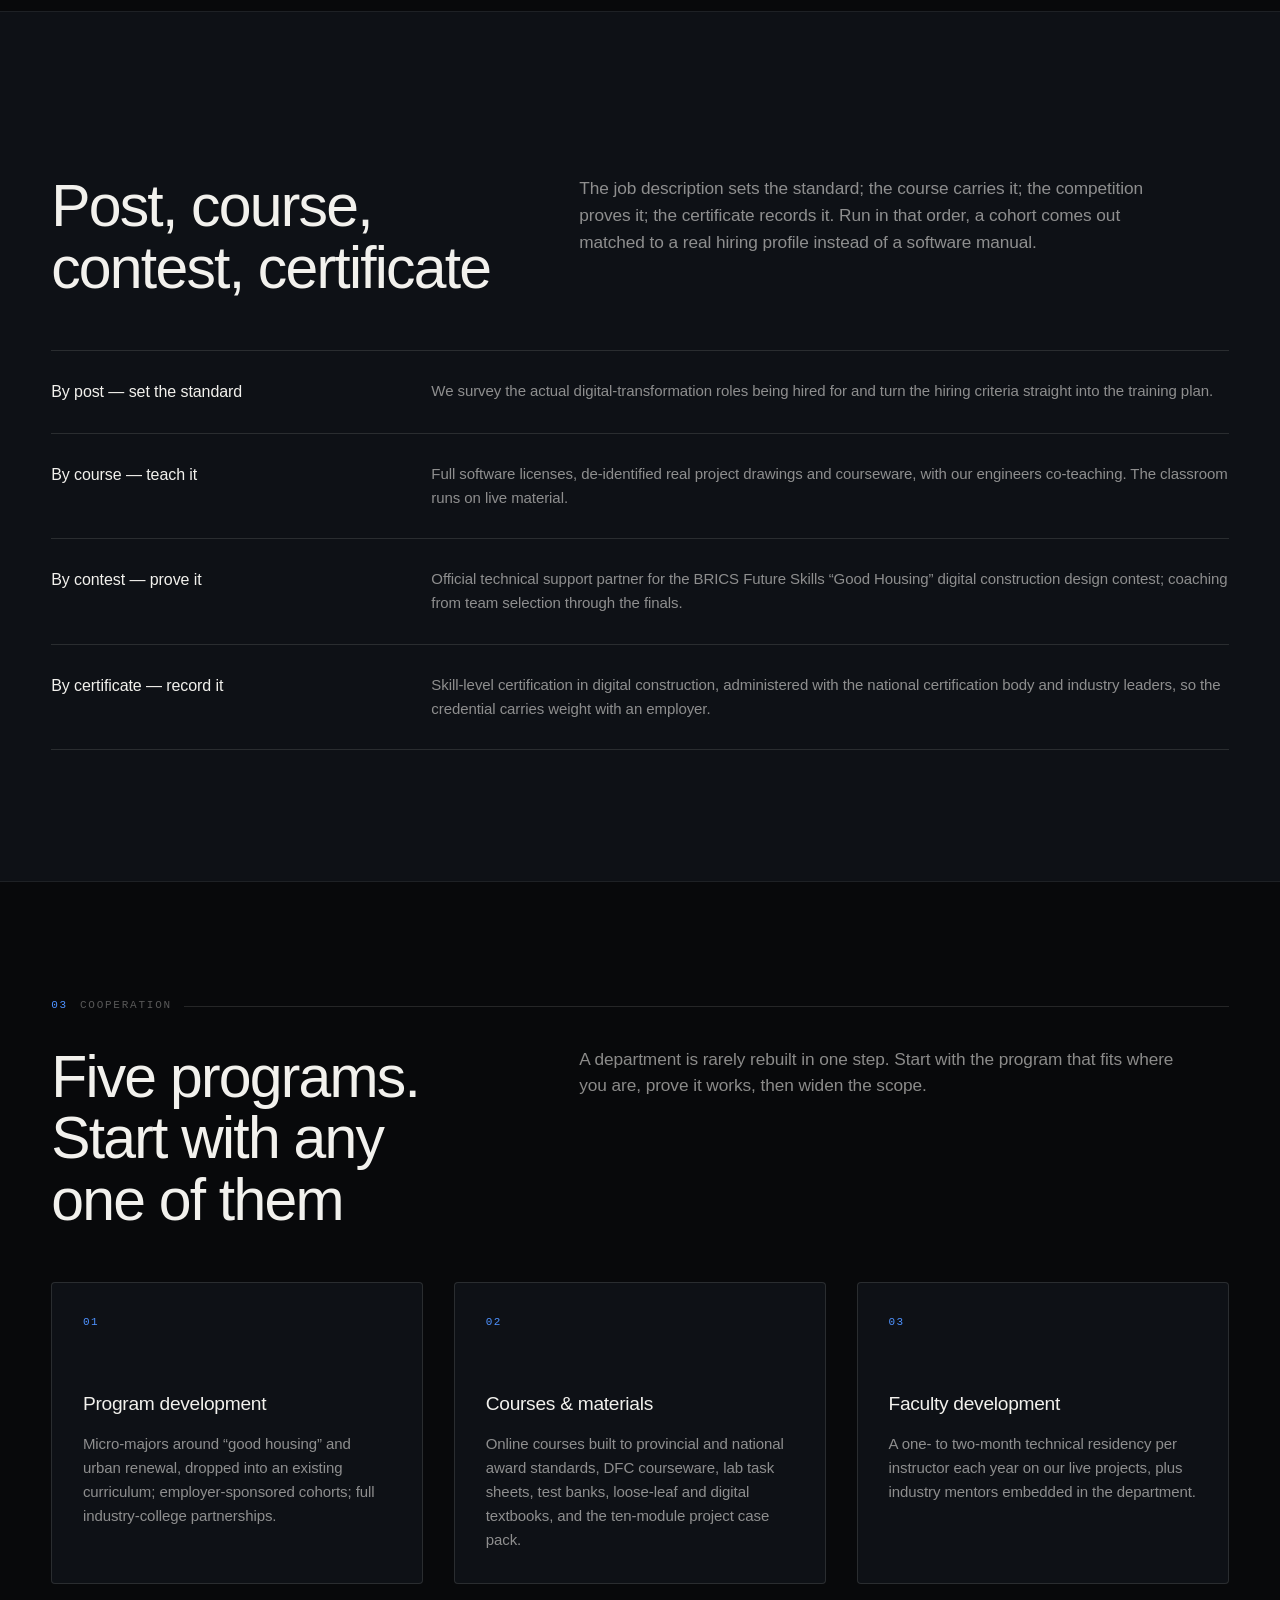
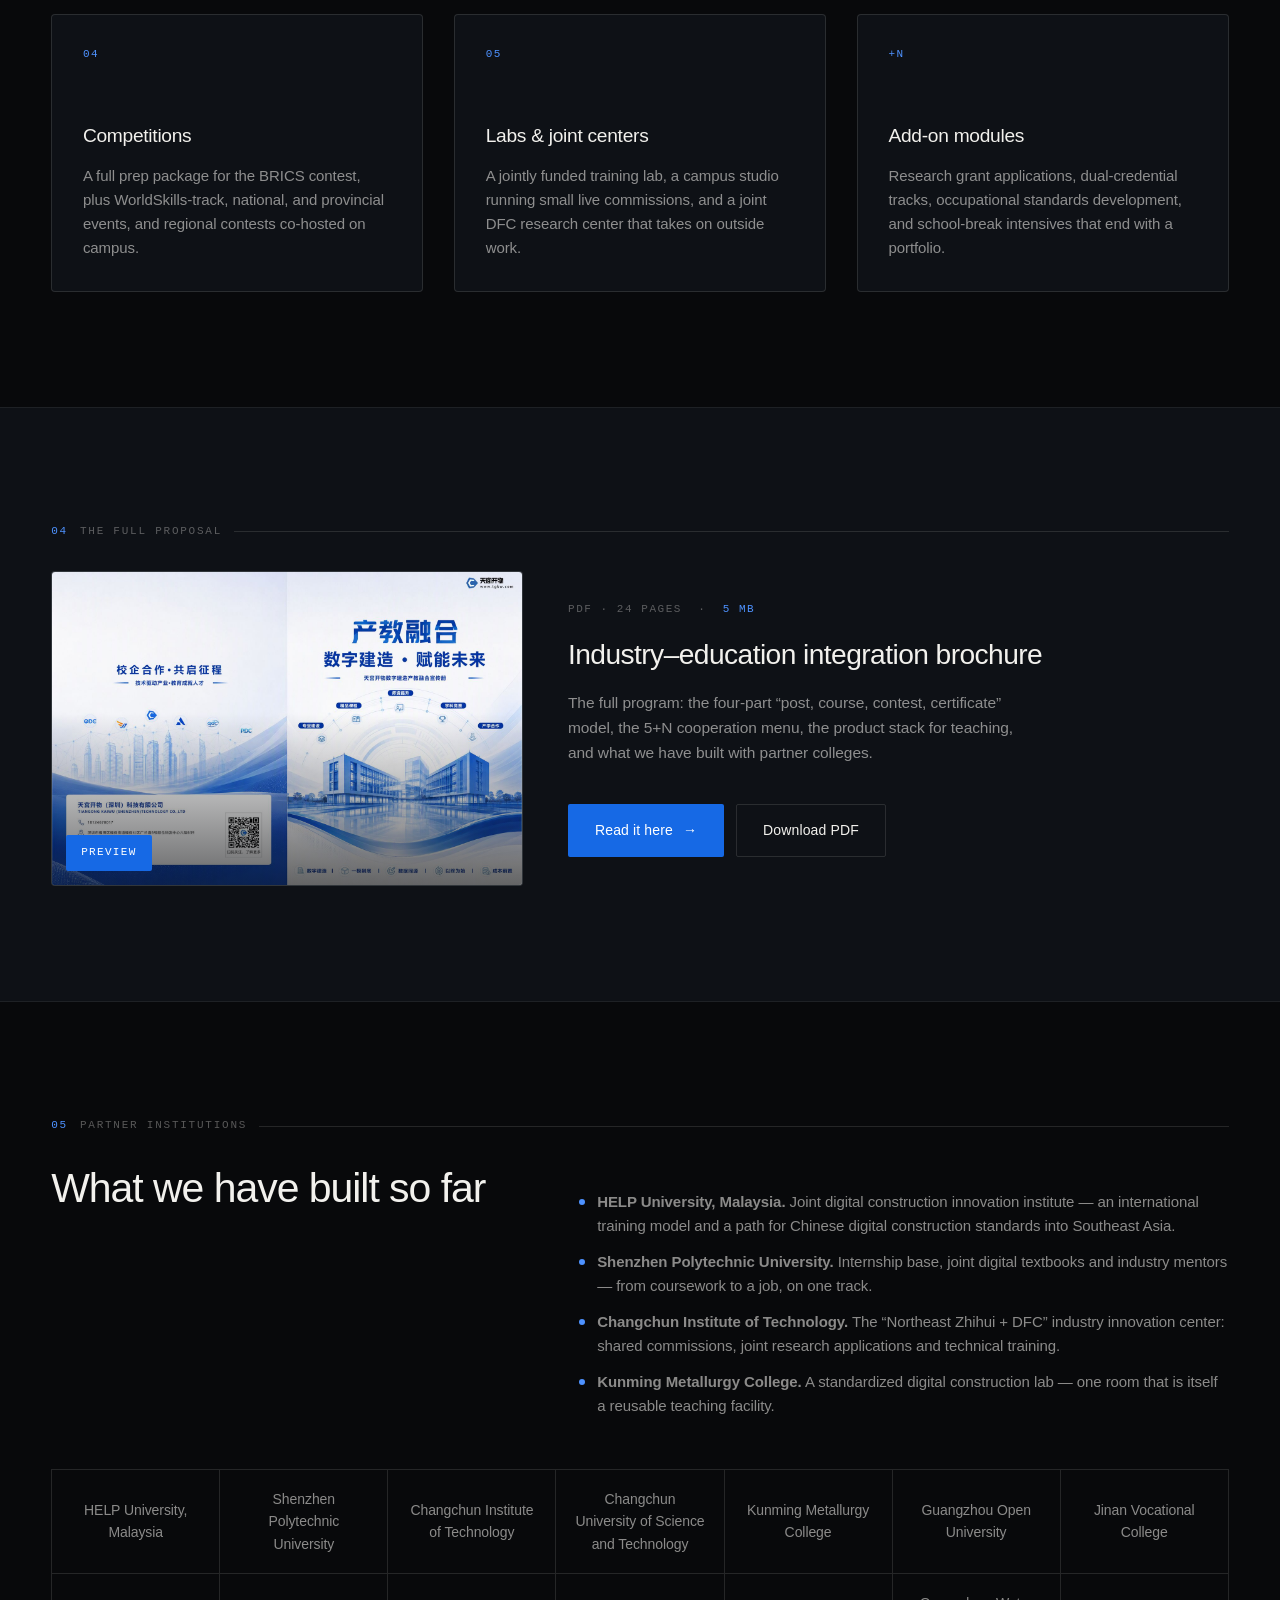
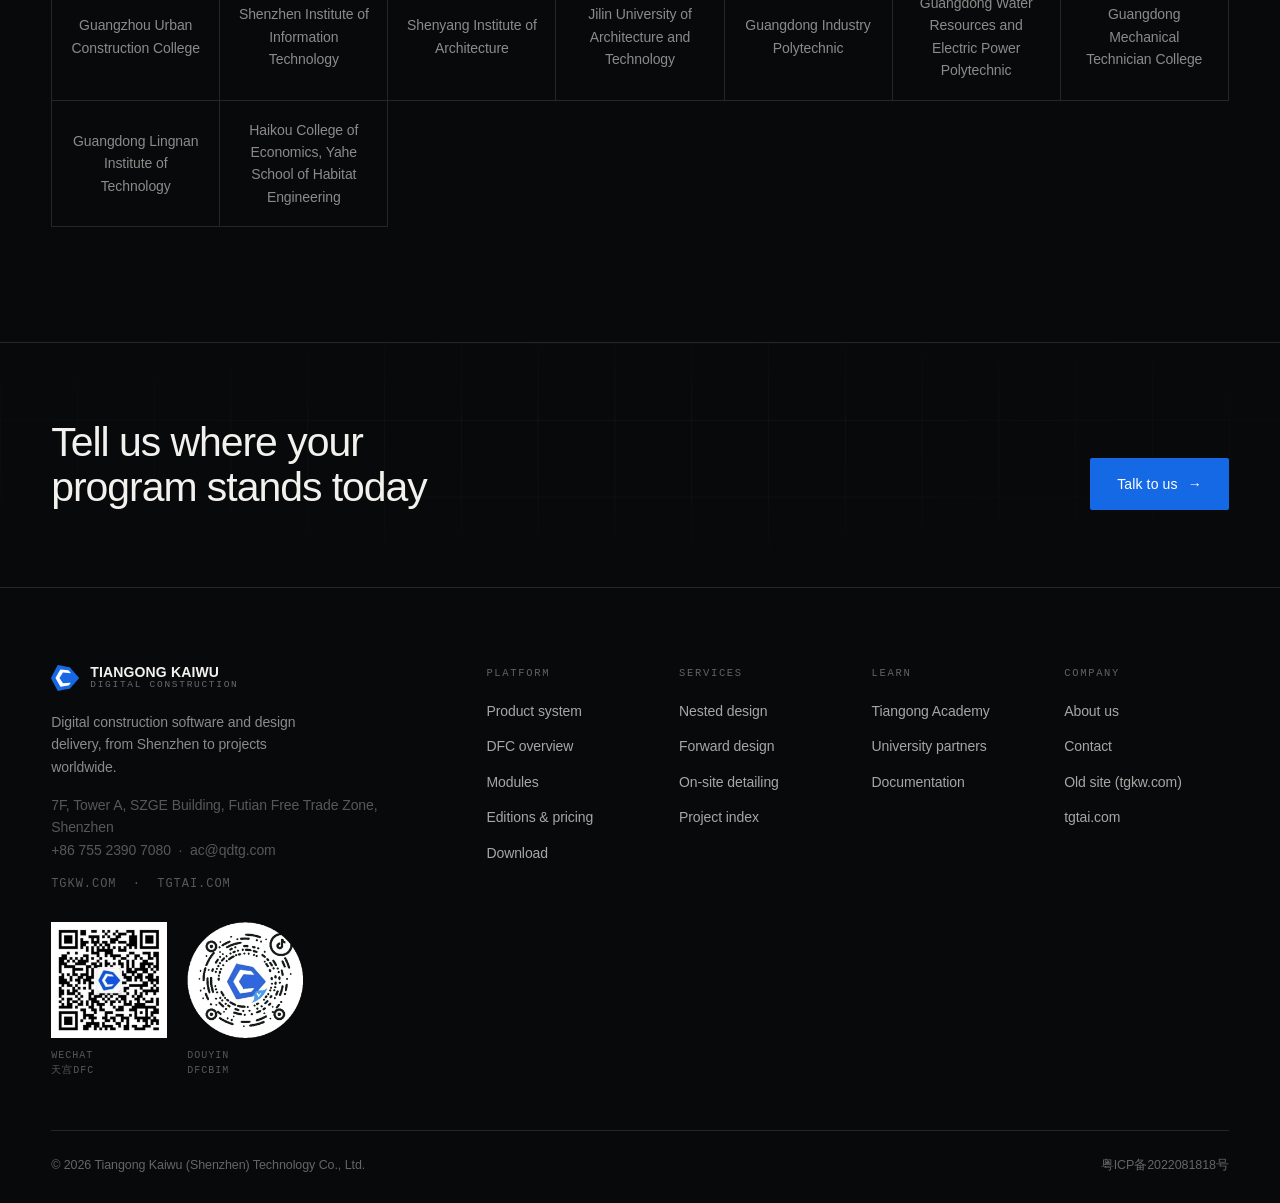
<file: academy.html>
<!DOCTYPE html>
<html lang="en" data-lang="en">
<head>
<meta charset="UTF-8">
<meta name="viewport" content="width=device-width, initial-scale=1">
<title>Tiangong Academy — Industry–Education Integration</title>
<meta name="description" content="Industry–education integration from Tiangong Kaiwu: the post-course-contest-certificate model, the 5+N cooperation menu, joint majors, training labs and competition coaching — built on DFC and 1000+ real projects.">
<link rel="icon" href="assets/img/tgkw-logo.svg" type="image/svg+xml">
<link rel="icon" href="assets/img/favicon-180.png" sizes="180x180">
<link rel="apple-touch-icon" href="assets/img/favicon-180.png">
<script>
/* Decide the language before first paint, so a Chinese visitor never sees a
   flash of English. assets/js/site.js repeats this logic (TG.pickLang /
   TG.applyLang) — if you change one, change the other. */
(function(){try{var q=new URLSearchParams(location.search).get("lang"),
s=localStorage.getItem("tg-lang"),n=(navigator.language||"en").toLowerCase(),
l=(q==="zh"||q==="en")?q:(s||(n.indexOf("zh")===0?"zh":"en")),d=document.documentElement;
d.setAttribute("data-lang",l);d.setAttribute("lang",l==="zh"?"zh-CN":"en");}catch(e){}})();
</script>
<link rel="stylesheet" href="assets/css/main.css">
</head>
<body>
<header data-hdr></header>

<main>
  <section class="phero">
    <div class="blueprint"></div>
    <div class="wrap">
      <p class="mono accent reveal" style="margin-bottom:20px">5 / <span data-lang="en">ACADEMY</span><span data-lang="zh">天宫教育</span></p>
      <h1 class="h1 reveal" data-delay="60" style="max-width:20ch">
        <span data-lang="en">Taught from real projects, not sample files</span>
        <span data-lang="zh">用真实项目教学，不是练习文件</span>
      </h1>
      <p class="h-sub reveal" data-delay="110">
        <span data-lang="en">Teaching built on real projects and the delivery standards used on them.</span>
        <span data-lang="zh">基于真实项目与实际交付标准开展教学。</span>
      </p>
      <p class="lede reveal" data-delay="150">
        <span data-lang="en">Tiangong Education draws on live engineering projects, the DFC platform and industry delivery standards to provide digital design talent development and industry&#8211;education integration for colleges, design institutes and construction enterprises.</span>
        <span data-lang="zh">天宫教育依托真实工程项目、数字建造平台和行业交付标准，为高校、设计机构及建设企业提供数字设计人才培养与产教融合解决方案。</span>
      </p>
      <div class="btn-row reveal" data-delay="180">
        <a class="btn btn--primary" href="contact.html">
          <span data-lang="en">Talk about a partnership</span><span data-lang="zh">洽谈合作</span> <span class="arw">→</span></a>
        <a class="btn btn--ghost" href="#brochure">
          <span data-lang="en">Read the brochure</span><span data-lang="zh">查看宣传册</span></a>
      </div>
    </div>
  </section>

  <!-- WHY US -->
  <section class="section">
    <div class="wrap">
      <p class="eyebrow reveal"><span class="num">01</span>
        <span data-lang="en">Why us</span><span data-lang="zh">为什么是我们</span></p>
      <div class="grid grid--sidecar">
        <h2 class="h1 reveal">
          <span data-lang="en">Software vendor, project archive, employer — in one place</span>
          <span data-lang="zh">软件商、案例库、用人方，在同一家</span>
        </h2>
        <p class="lede reveal" data-delay="60">
          <span data-lang="en">A software vendor sells you licenses. A consultancy writes the syllabus. A staffing agency places the graduates. Those are usually three different companies, which is why most campus partnerships stall right after the software is installed.</span>
          <span data-lang="zh">软件商提供授权，咨询机构提供课程大纲，人力机构对接就业。三者通常由不同主体分别承担，校企合作因此多停留在软件部署阶段。</span>
        </p>
      </div>
      <div class="grid grid--4 mt-l">
        <div class="card reveal">
          <div class="card__ix">01</div>
          <h3 class="card__t"><span data-lang="en">The software</span><span data-lang="zh">软件技术服务商</span></h3>
          <p class="card__d"><span data-lang="en">Ten years of in-house development, domestically owned IP. DFC, TAI and the teaching platform come as one stack, not three procurements.</span>
            <span data-lang="zh">十余年自主研发，完全国产自主知识产权。DFC、TAI 与智慧教育平台是一套体系，不是三次采购。</span></p>
        </div>
        <div class="card reveal" data-delay="60">
          <div class="card__ix">02</div>
          <h3 class="card__t"><span data-lang="en">The case archive</span><span data-lang="zh">标杆案例提供方</span></h3>
          <p class="card__d"><span data-lang="en">A real benchmark project dissected across its whole DFC lifecycle into ten teaching modules — the one thing a textbook cannot reproduce.</span>
            <span data-lang="zh">以真实标杆项目为标本，按 DFC 全生命周期拆解为十大教学模块——教材复刻不了的那部分。</span></p>
        </div>
        <div class="card reveal" data-delay="120">
          <div class="card__ix">03</div>
          <h3 class="card__t"><span data-lang="en">The work</span><span data-lang="zh">企业项目供给方</span></h3>
          <p class="card__d"><span data-lang="en">We bring live commissions onto campus as applied research and studio work, so “real brief, real deadline” is literally true.</span>
            <span data-lang="zh">把在手的真实项目和横向课题带进校内，落地"真题真做"，让真实甲方与真实工期不是说法。</span></p>
        </div>
        <div class="card reveal" data-delay="180">
          <div class="card__ix">04</div>
          <h3 class="card__t"><span data-lang="en">The jobs</span><span data-lang="zh">实训就业需求方</span></h3>
          <p class="card__d"><span data-lang="en">Our own delivery teams and our client network hire from this pipeline. Training, certification, competition and placement close into one loop.</span>
            <span data-lang="zh">我们自己的交付团队与客户网络就在这条链上用人。实训、认证、竞赛、就业形成闭环。</span></p>
        </div>
      </div>
    </div>
  </section>

  <!-- FOUR-WAY MODEL -->
  <section class="section" data-surface="alt">
    <div class="wrap">
      <p class="eyebrow reveal"><span class="num">02</span>
        <span data-lang="en">The teaching model</span><span data-lang="zh">岗课赛证</span></p>
      <div class="grid grid--sidecar">
        <h2 class="h1 reveal">
          <span data-lang="en">Post, course, contest, certificate</span>
          <span data-lang="zh">以岗定标，四位一体</span>
        </h2>
        <p class="lede reveal" data-delay="60">
          <span data-lang="en">The job description sets the standard; the course carries it; the competition proves it; the certificate records it. Run in that order, a cohort comes out matched to a real hiring profile instead of a software manual.</span>
          <span data-lang="zh">岗位定标准，课程承载它，竞赛检验它，证书记录它。按这个顺序走，学生对上的是真实用人画像，而不是一本软件手册。</span>
        </p>
      </div>
      <dl class="deflist reveal mt-l">
        <div><dt><span data-lang="en">By post &mdash; set the standard</span><span data-lang="zh">以岗定标</span></dt>
          <dd><span data-lang="en">We survey the actual digital-transformation roles being hired for and turn the hiring criteria straight into the training plan.</span>
              <span data-lang="zh">深度调研数字化转型一线岗位的真实人才模型，把行业用人标准与岗位考核要求直接引入培养方案。</span></dd></div>
        <div><dt><span data-lang="en">By course &mdash; teach it</span><span data-lang="zh">以课育才</span></dt>
          <dd><span data-lang="en">Full software licenses, de-identified real project drawings and courseware, with our engineers co-teaching. The classroom runs on live material.</span>
              <span data-lang="zh">配发全套自主软件、脱密的真实企业项目图纸与课件，工程师参与课程共建，实现课堂即实战。</span></dd></div>
        <div><dt><span data-lang="en">By contest &mdash; prove it</span><span data-lang="zh">以赛促学</span></dt>
          <dd><span data-lang="en">Official technical support partner for the BRICS Future Skills “Good Housing” digital construction design contest; coaching from team selection through the finals.</span>
              <span data-lang="zh">金砖国家职业技能大赛"好房子"数字建造设计大赛官方技术合作支撑单位，从校内选拔到冲刺全流程带赛。</span></dd></div>
        <div><dt><span data-lang="en">By certificate &mdash; record it</span><span data-lang="zh">以证提质</span></dt>
          <dd><span data-lang="en">Skill-level certification in digital construction, administered with the national certification body and industry leaders, so the credential carries weight with an employer.</span>
              <span data-lang="zh">联合职业技能培训认证中心与头部企业开展数字建造职业技能等级认证，让证书在用人单位那里有分量。</span></dd></div>
      </dl>
    </div>
  </section>

  <!-- 5+N -->
  <section class="section" id="cooperation">
    <div class="wrap">
      <p class="eyebrow reveal"><span class="num">03</span>
        <span data-lang="en">Cooperation</span><span data-lang="zh">5+N 合作体系</span></p>
      <div class="grid grid--sidecar">
        <h2 class="h1 reveal">
          <span data-lang="en">Five programs. Start with any one of them</span>
          <span data-lang="zh">五大方案，从任意一个开始</span>
        </h2>
        <p class="lede reveal" data-delay="60">
          <span data-lang="en">A department is rarely rebuilt in one step. Start with the program that fits where you are, prove it works, then widen the scope.</span>
          <span data-lang="zh">专业建设通常不宜一次性重构。建议选择与现有基础匹配的切入点，验证成效后再逐步扩展合作范围。</span>
        </p>
      </div>
      <div class="grid grid--3 mt-l">
        <div class="card reveal">
          <div class="card__ix">01</div>
          <h3 class="card__t"><span data-lang="en">Program development</span><span data-lang="zh">专业建设</span></h3>
          <p class="card__d"><span data-lang="en">Micro-majors around “good housing” and urban renewal, dropped into an existing curriculum; employer-sponsored cohorts; full industry-college partnerships.</span>
            <span data-lang="zh">围绕"好房子"与城市更新方向共建微专业，轻量嵌入现有培养方案；企业订单班联合招生；共建产业学院。</span></p>
        </div>
        <div class="card reveal" data-delay="60">
          <div class="card__ix">02</div>
          <h3 class="card__t"><span data-lang="en">Courses &amp; materials</span><span data-lang="zh">精品课程</span></h3>
          <p class="card__d"><span data-lang="en">Online courses built to provincial and national award standards, DFC courseware, lab task sheets, test banks, loose-leaf and digital textbooks, and the ten-module project case pack.</span>
            <span data-lang="zh">对标省级国家级的精品在线课程、DFC 数字化课程资源、实训任务单与题库、活页与数字教材，以及十大模块项目案例包。</span></p>
        </div>
        <div class="card reveal" data-delay="120">
          <div class="card__ix">03</div>
          <h3 class="card__t"><span data-lang="en">Faculty development</span><span data-lang="zh">师资提升</span></h3>
          <p class="card__d"><span data-lang="en">A one- to two-month technical residency per instructor each year on our live projects, plus industry mentors embedded in the department.</span>
            <span data-lang="zh">每年安排专业教师赴企业开展 1–2 个月技术研修，参与技术攻关；设立产业导师特聘岗驻校任教。</span></p>
        </div>
        <div class="card reveal" data-delay="180">
          <div class="card__ix">04</div>
          <h3 class="card__t"><span data-lang="en">Competitions</span><span data-lang="zh">学科竞赛</span></h3>
          <p class="card__d"><span data-lang="en">A full prep package for the BRICS contest, plus WorldSkills-track, national, and provincial events, and regional contests co-hosted on campus.</span>
            <span data-lang="zh">金砖大赛全套备赛资源，覆盖世职赛、国赛、行业赛与省赛；校企联合在校内承办区域赛事。</span></p>
        </div>
        <div class="card reveal" data-delay="240">
          <div class="card__ix">05</div>
          <h3 class="card__t"><span data-lang="en">Labs &amp; joint centers</span><span data-lang="zh">产学合作</span></h3>
          <p class="card__d"><span data-lang="en">A jointly funded training lab, a campus studio running small live commissions, and a joint DFC research center that takes on outside work.</span>
            <span data-lang="zh">共建标准化综合实训基地；校内工作坊承接中小型真实项目；共建挂牌 DFC 产学研中心，可承接外部业务。</span></p>
        </div>
        <div class="card reveal" data-delay="300">
          <div class="card__ix">+N</div>
          <h3 class="card__t"><span data-lang="en">Add-on modules</span><span data-lang="zh">N 个赋能模块</span></h3>
          <p class="card__d"><span data-lang="en">Research grant applications, dual-credential tracks, occupational standards development, and school-break intensives that end with a portfolio.</span>
            <span data-lang="zh">创新课题申报、双证融通认证、行业标准编写，以及产出作品集的假期岗位能力集训。</span></p>
        </div>
      </div>
    </div>
  </section>

  <!-- BROCHURE -->
  <section class="section" id="brochure" data-surface="alt">
    <div class="wrap">
      <p class="eyebrow reveal"><span class="num">04</span>
        <span data-lang="en">The full proposal</span><span data-lang="zh">完整方案</span></p>
      <div data-doc="edu"></div>
    </div>
  </section>

  <!-- PARTNERS -->
  <section class="section" id="universities">
    <div class="wrap">
      <p class="eyebrow reveal"><span class="num">05</span>
        <span data-lang="en">Partner institutions</span><span data-lang="zh">合作院校</span></p>
      <div class="grid grid--sidecar">
        <h2 class="h2 reveal">
          <span data-lang="en">What we have built so far</span>
          <span data-lang="zh">已经落地的合作</span>
        </h2>
        <ul class="checks reveal" data-delay="60">
          <li><span data-lang="en"><strong>HELP University, Malaysia.</strong> Joint digital construction innovation institute — an international training model and a path for Chinese digital construction standards into Southeast Asia.</span>
              <span data-lang="zh"><strong>马来西亚精英大学 HELP。</strong>共建"数字建造联合创新产业研究院"，打造可复刻的国际化培养模式，推动数字建造标准落地东南亚。</span></li>
          <li><span data-lang="en"><strong>Shenzhen Polytechnic University.</strong> Internship base, joint digital textbooks and industry mentors — from coursework to a job, on one track.</span>
              <span data-lang="zh"><strong>深圳职业技术大学。</strong>共建实习基地、联合开发数字化教材、落地产业导师，打通从课程到就业的通道。</span></li>
          <li><span data-lang="en"><strong>Changchun Institute of Technology.</strong> The “Northeast Zhihui + DFC” industry innovation center: shared commissions, joint research applications and technical training.</span>
              <span data-lang="zh"><strong>长春工程学院。</strong>联合成立"东北智汇 + DFC 数字建造产业创新中心"，共享项目、联合申报课题、开展技术培训。</span></li>
          <li><span data-lang="en"><strong>Kunming Metallurgy College.</strong> A standardized digital construction lab — one room that is itself a reusable teaching facility.</span>
              <span data-lang="zh"><strong>昆明冶金职业大学。</strong>建成对标企业真实研发环境的数字建造实训室——一个实训室，就是一套可复制的教学设施。</span></li>
        </ul>
      </div>
      <ul class="logos reveal mt-l">
        <li><span data-lang="en">HELP University, Malaysia</span><span data-lang="zh">马来西亚精英大学 HELP</span></li>
        <li><span data-lang="en">Shenzhen Polytechnic University</span><span data-lang="zh">深圳职业技术大学</span></li>
        <li><span data-lang="en">Changchun Institute of Technology</span><span data-lang="zh">长春工程学院</span></li>
        <li><span data-lang="en">Changchun University of Science and Technology</span><span data-lang="zh">长春科技学院</span></li>
        <li><span data-lang="en">Kunming Metallurgy College</span><span data-lang="zh">昆明冶金职业大学</span></li>
        <li><span data-lang="en">Guangzhou Open University</span><span data-lang="zh">广州开放大学</span></li>
        <li><span data-lang="en">Jinan Vocational College</span><span data-lang="zh">济南职业学院</span></li>
        <li><span data-lang="en">Guangzhou Urban Construction College</span><span data-lang="zh">广州城市建设职业学校</span></li>
        <li><span data-lang="en">Shenzhen Institute of Information Technology</span><span data-lang="zh">深圳信息职业技术学院</span></li>
        <li><span data-lang="en">Shenyang Institute of Architecture</span><span data-lang="zh">沈阳建筑学院</span></li>
        <li><span data-lang="en">Jilin University of Architecture and Technology</span><span data-lang="zh">吉林建筑科技学院</span></li>
        <li><span data-lang="en">Guangdong Industry Polytechnic</span><span data-lang="zh">广东轻工职业技术学院</span></li>
        <li><span data-lang="en">Guangdong Water Resources and Electric Power Polytechnic</span><span data-lang="zh">广东水利电力职业技术学院</span></li>
        <li><span data-lang="en">Guangdong Mechanical Technician College</span><span data-lang="zh">广东省机械技师学院</span></li>
        <li><span data-lang="en">Guangdong Lingnan Institute of Technology</span><span data-lang="zh">广东岭南现代高级技工学校</span></li>
        <li><span data-lang="en">Haikou College of Economics, Yahe School of Habitat Engineering</span><span data-lang="zh">海口经济学院 雅和人居工程学院</span></li>
      </ul>
    </div>
  </section>

  <section class="section section--tight cta">
    <div class="blueprint"></div>
    <div class="wrap cta__in">
      <h2 class="h2 reveal" style="max-width:24ch">
        <span data-lang="en">Tell us where your program stands today</span>
        <span data-lang="zh">说明专业现有建设基础</span>
      </h2>
      <div class="btn-row reveal" data-delay="60" style="margin-top:0">
        <a class="btn btn--primary" href="contact.html">
          <span data-lang="en">Talk to us</span><span data-lang="zh">联系我们</span> <span class="arw">→</span></a>
      </div>
    </div>
  </section>
</main>

<footer data-ftr></footer>
<script src="assets/js/data.js"></script>
<script src="assets/js/site.js"></script>
</body>
</html>
</file>
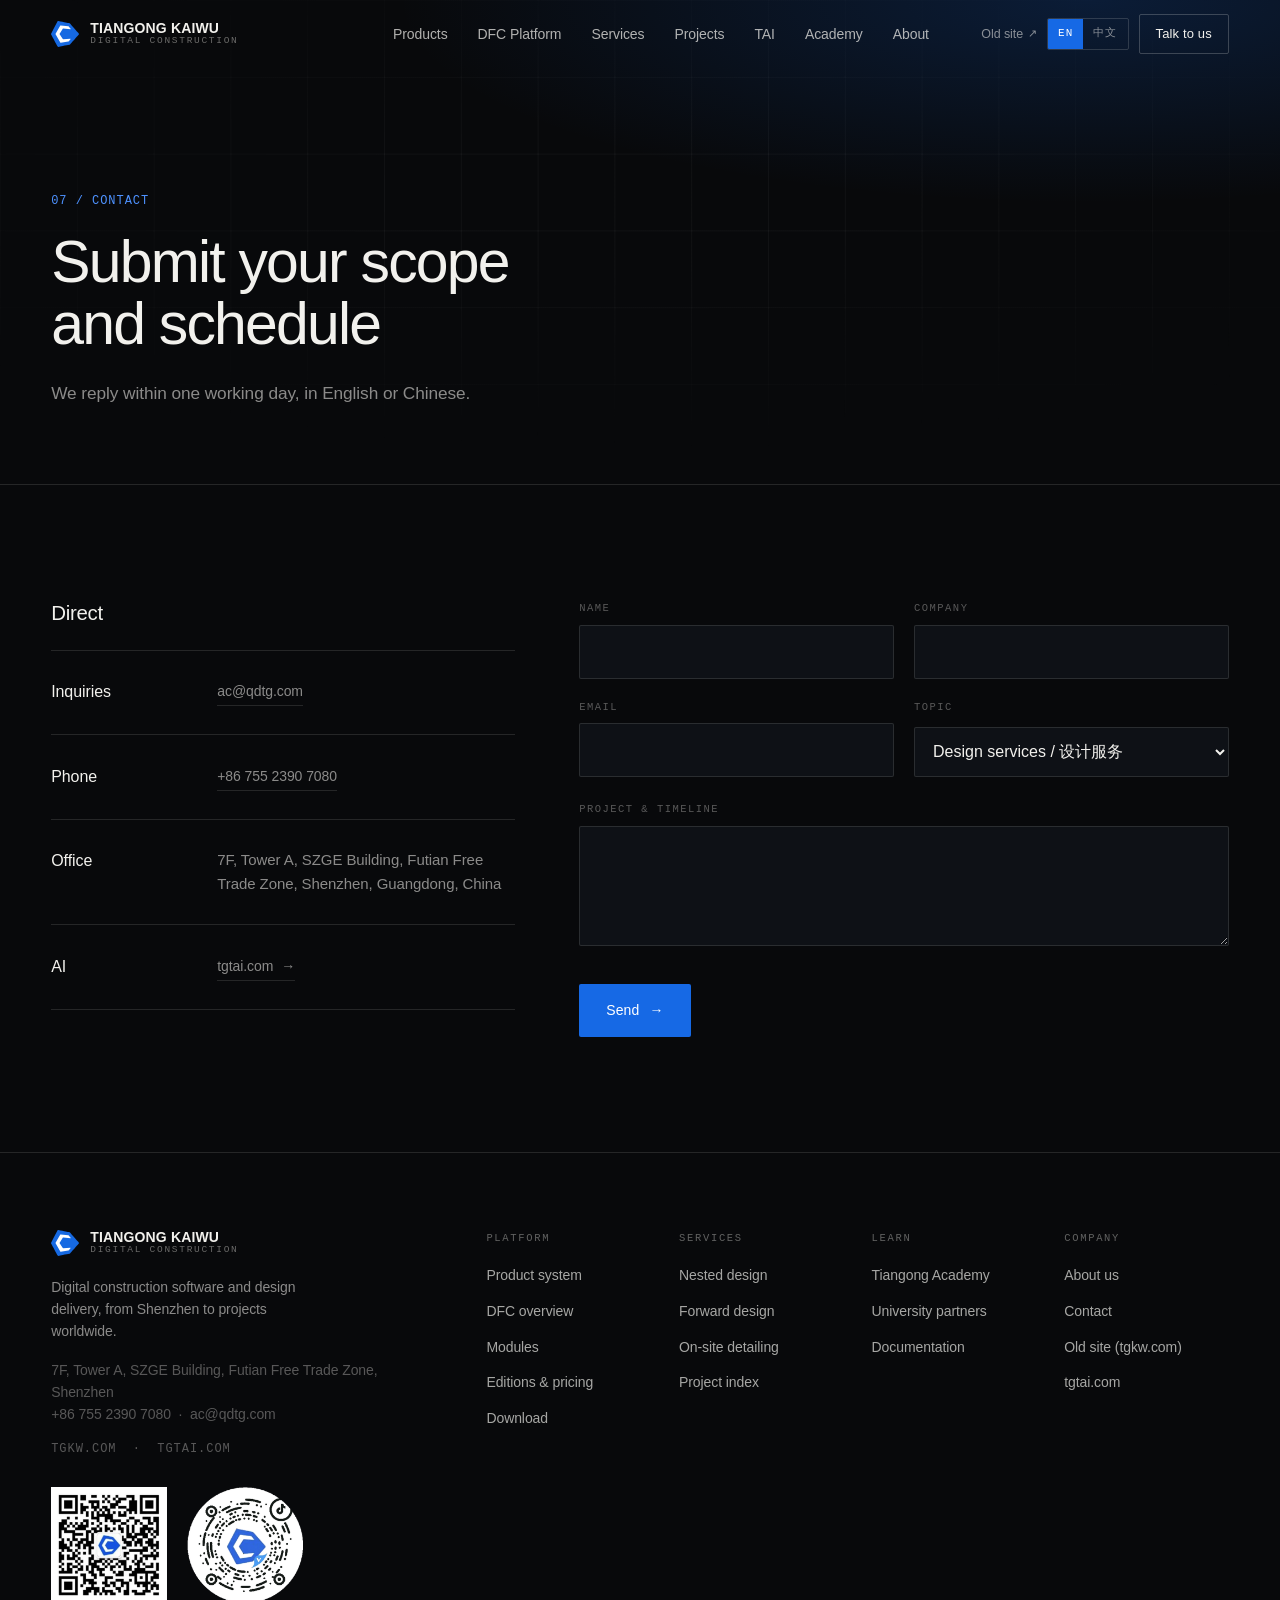
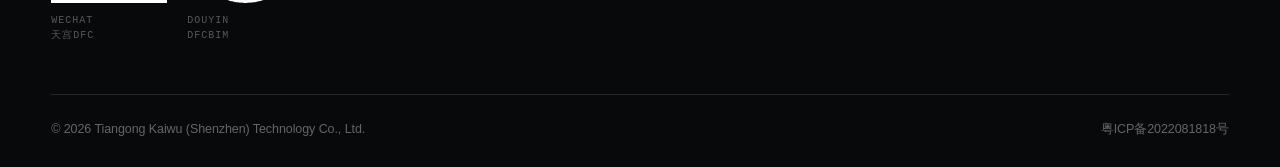
<file: contact.html>
<!DOCTYPE html>
<html lang="en" data-lang="en">
<head>
<meta charset="UTF-8">
<meta name="viewport" content="width=device-width, initial-scale=1">
<title>Contact — Tiangong Kaiwu</title>
<meta name="description" content="Talk to Tiangong Kaiwu about design delivery, the DFC platform, TAI or training.">
<link rel="icon" href="assets/img/tgkw-logo.svg" type="image/svg+xml">
<link rel="icon" href="assets/img/favicon-180.png" sizes="180x180">
<link rel="apple-touch-icon" href="assets/img/favicon-180.png">
<script>
/* Decide the language before first paint, so a Chinese visitor never sees a
   flash of English. assets/js/site.js repeats this logic (TG.pickLang /
   TG.applyLang) — if you change one, change the other. */
(function(){try{var q=new URLSearchParams(location.search).get("lang"),
s=localStorage.getItem("tg-lang"),n=(navigator.language||"en").toLowerCase(),
l=(q==="zh"||q==="en")?q:(s||(n.indexOf("zh")===0?"zh":"en")),d=document.documentElement;
d.setAttribute("data-lang",l);d.setAttribute("lang",l==="zh"?"zh-CN":"en");}catch(e){}})();
</script>
<link rel="stylesheet" href="assets/css/main.css">
</head>
<body>
<header data-hdr></header>

<main>
  <section class="phero">
    <div class="blueprint"></div>
    <div class="wrap">
      <p class="mono accent reveal" style="margin-bottom:20px">07 / <span data-lang="en">CONTACT</span><span data-lang="zh">联系</span></p>
      <h1 class="h1 reveal" data-delay="60" style="max-width:18ch">
        <span data-lang="en">Submit your scope and schedule</span>
        <span data-lang="zh">提交项目范围与计划周期</span>
      </h1>
      <p class="lede reveal" data-delay="120">
        <span data-lang="en">We reply within one working day, in English or Chinese.</span>
        <span data-lang="zh">我们会在一个工作日内回复，中英文均可。</span>
      </p>
    </div>
  </section>

  <section class="section">
    <div class="wrap">
      <div class="grid grid--sidecar">
        <div>
          <h2 class="h3 reveal"><span data-lang="en">Direct</span><span data-lang="zh">直接联系</span></h2>
          <dl class="deflist reveal mt-m" data-delay="60">
            <div><dt><span data-lang="en">Inquiries</span><span data-lang="zh">业务咨询</span></dt>
              <dd><a class="link" href="mailto:ac@qdtg.com">ac@qdtg.com</a></dd></div>
            <div><dt><span data-lang="en">Phone</span><span data-lang="zh">电话</span></dt>
              <dd><a class="link" href="tel:+8675523907080"><span data-lang="en">+86 755 2390 7080</span><span data-lang="zh">0755-23907080</span></a></dd></div>
            <div><dt><span data-lang="en">Office</span><span data-lang="zh">办公地点</span></dt>
              <dd><span data-lang="en">7F, Tower A, SZGE Building, Futian Free Trade Zone, Shenzhen, Guangdong, China</span>
                  <span data-lang="zh">深圳市福田保税区深装总大厦 A 座 7 楼</span></dd></div>
            <div><dt>AI</dt>
              <dd><a class="link" href="https://tgtai.com" target="_blank" rel="noopener">tgtai.com <span class="arw">→</span></a></dd></div>
          </dl>
        </div>

        <form class="reveal" data-delay="120" id="tg-form">
          <div class="grid grid--2" style="gap:20px">
            <div class="field">
              <label for="f-name"><span data-lang="en">Name</span><span data-lang="zh">姓名</span></label>
              <input id="f-name" name="name" required>
            </div>
            <div class="field">
              <label for="f-org"><span data-lang="en">Company</span><span data-lang="zh">公司</span></label>
              <input id="f-org" name="company">
            </div>
            <div class="field">
              <label for="f-mail"><span data-lang="en">Email</span><span data-lang="zh">邮箱</span></label>
              <input id="f-mail" name="email" type="email" required>
            </div>
            <div class="field">
              <label for="f-topic"><span data-lang="en">Topic</span><span data-lang="zh">咨询方向</span></label>
              <select id="f-topic" name="topic">
                <option value="services">Design services / 设计服务</option>
                <option value="dfc">DFC platform / DFC 平台</option>
                <option value="tai">TAI / 人工智能</option>
                <option value="academy">Training / 培训</option>
                <option value="partner">Partnership / 合作与代理</option>
              </select>
            </div>
          </div>
          <div class="field mt-m">
            <label for="f-msg"><span data-lang="en">Project &amp; timeline</span><span data-lang="zh">项目与工期</span></label>
            <textarea id="f-msg" name="message" required></textarea>
          </div>
          <div class="btn-row">
            <button class="btn btn--primary" type="submit">
              <span data-lang="en">Send</span><span data-lang="zh">提交</span> <span class="arw">→</span></button>
          </div>
          <!-- Filled in by initContactForm() in site.js; the copy differs
               depending on whether the mailto was handed over or was too long. -->
          <p class="small form-note" role="status" hidden style="color:var(--brand-lift)"></p>
        </form>
      </div>
    </div>
  </section>
</main>

<footer data-ftr></footer>
<script src="assets/js/data.js"></script>
<script src="assets/js/site.js"></script>
</body>
</html>
</file>
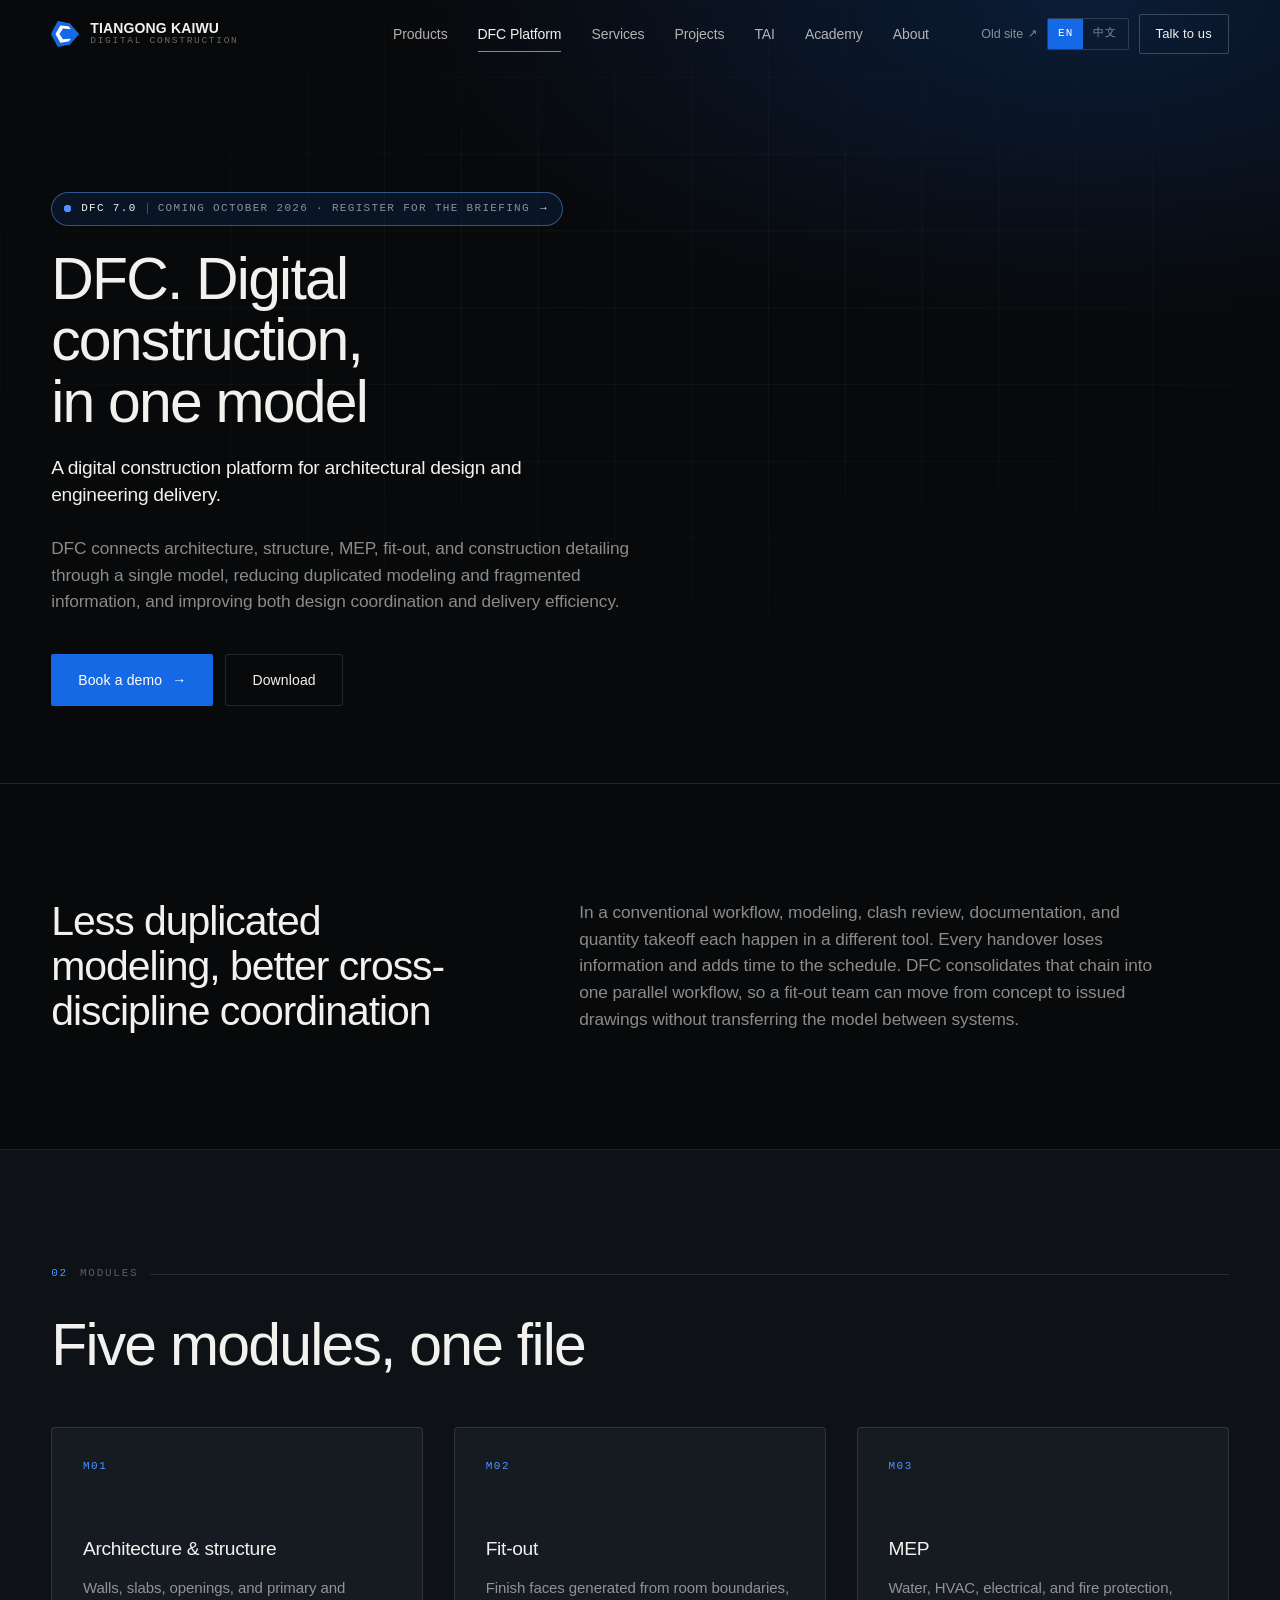
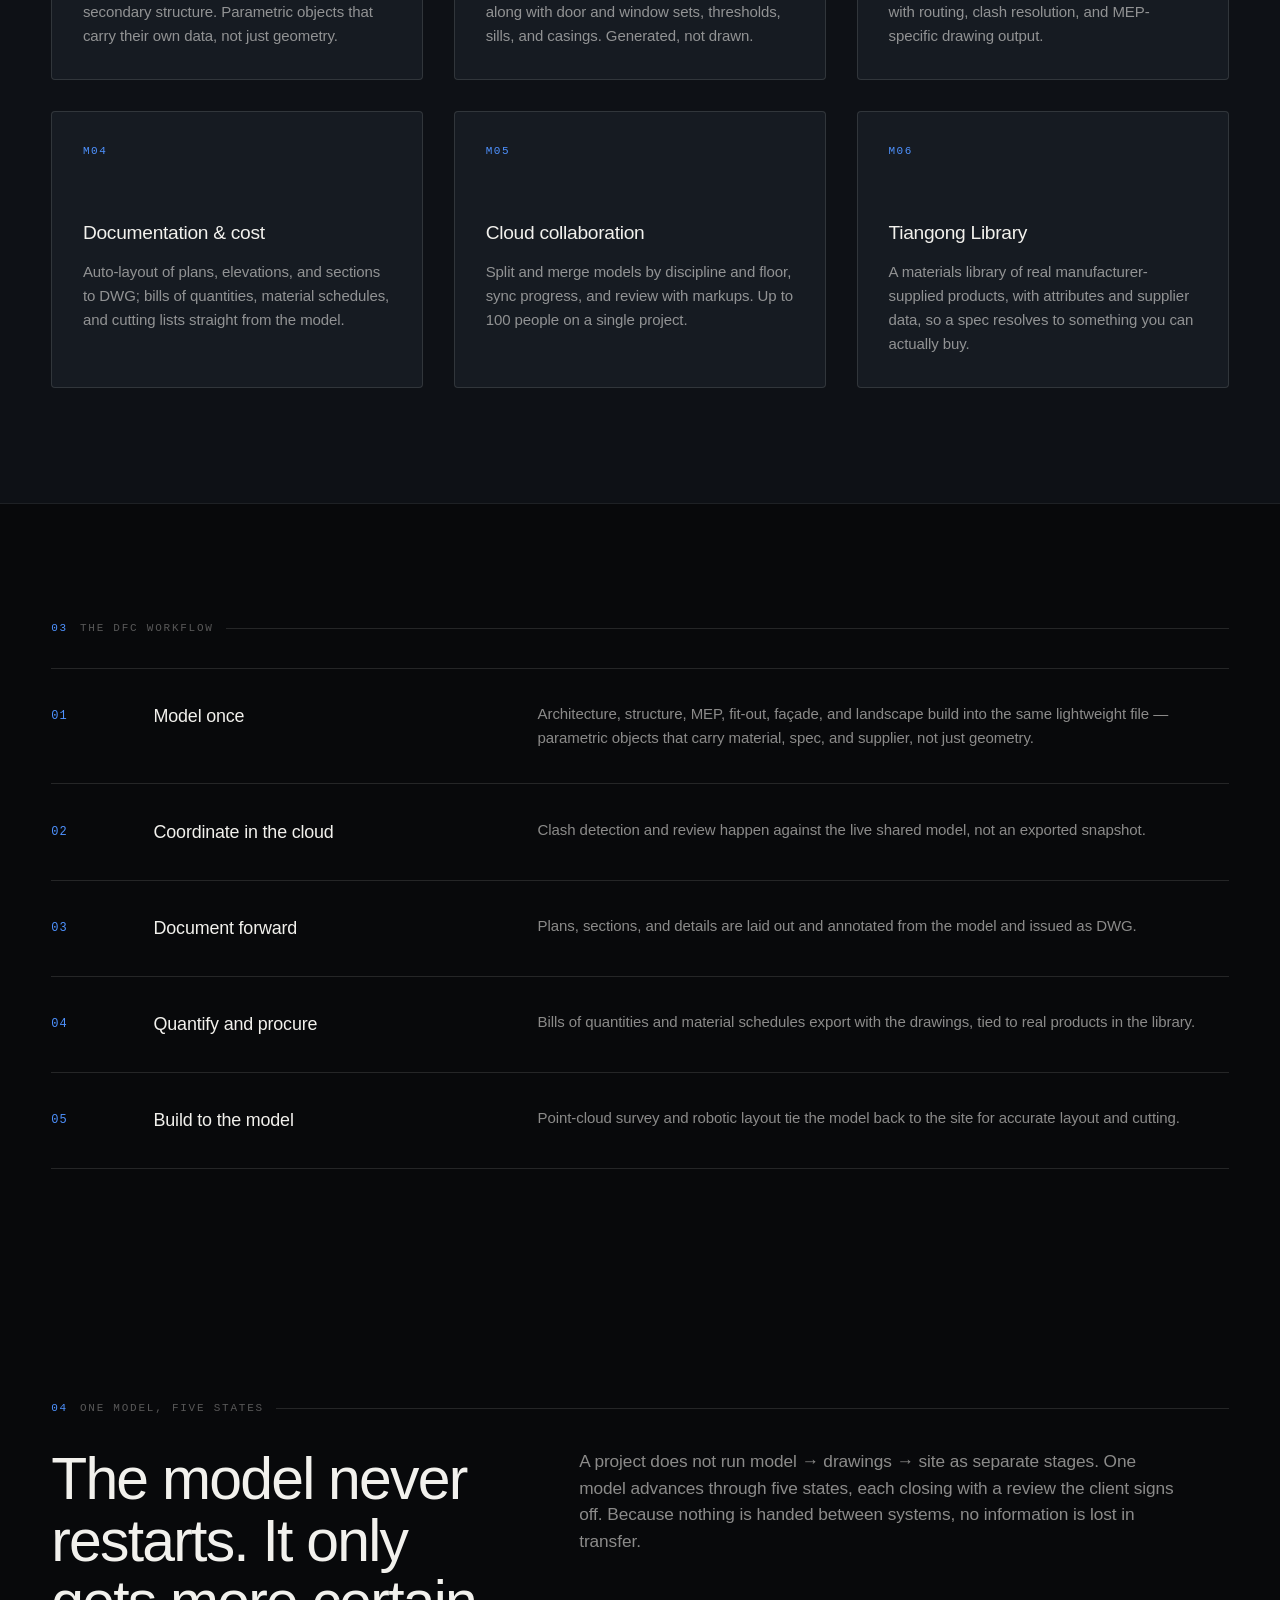
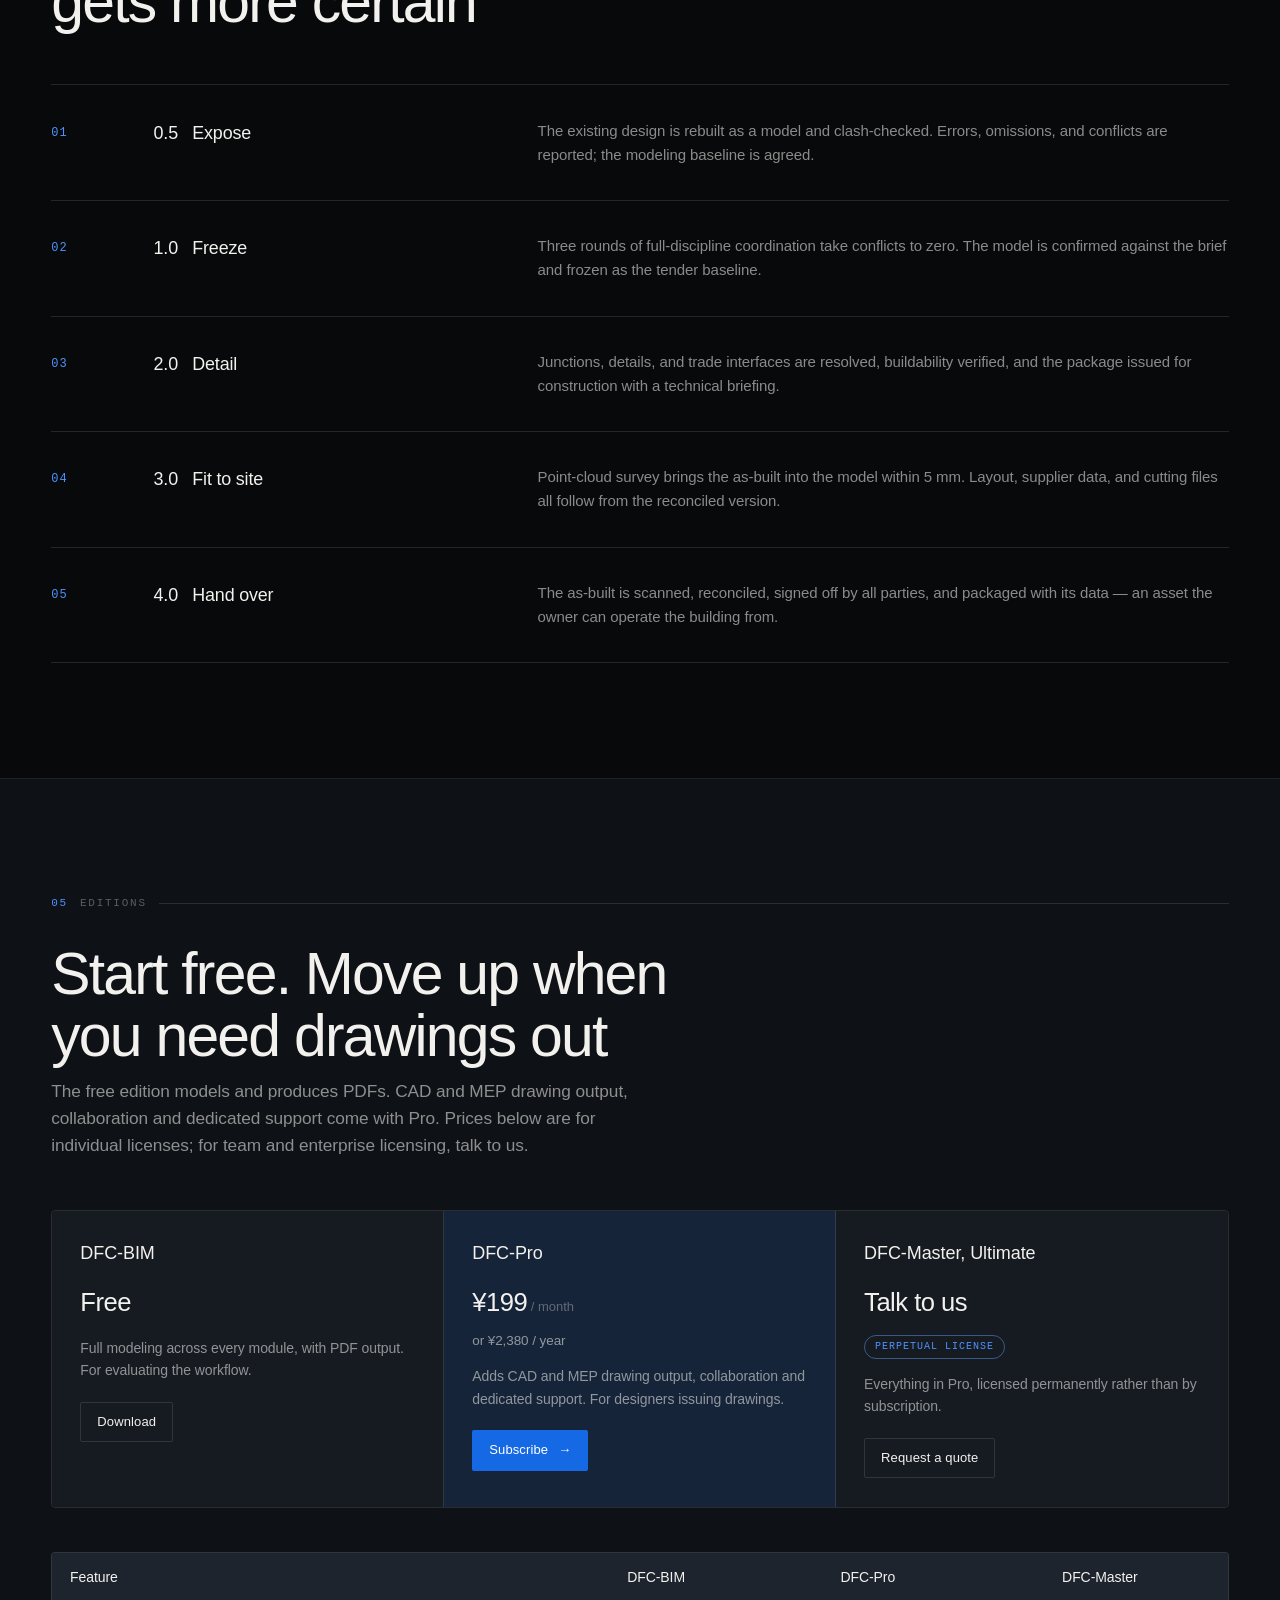
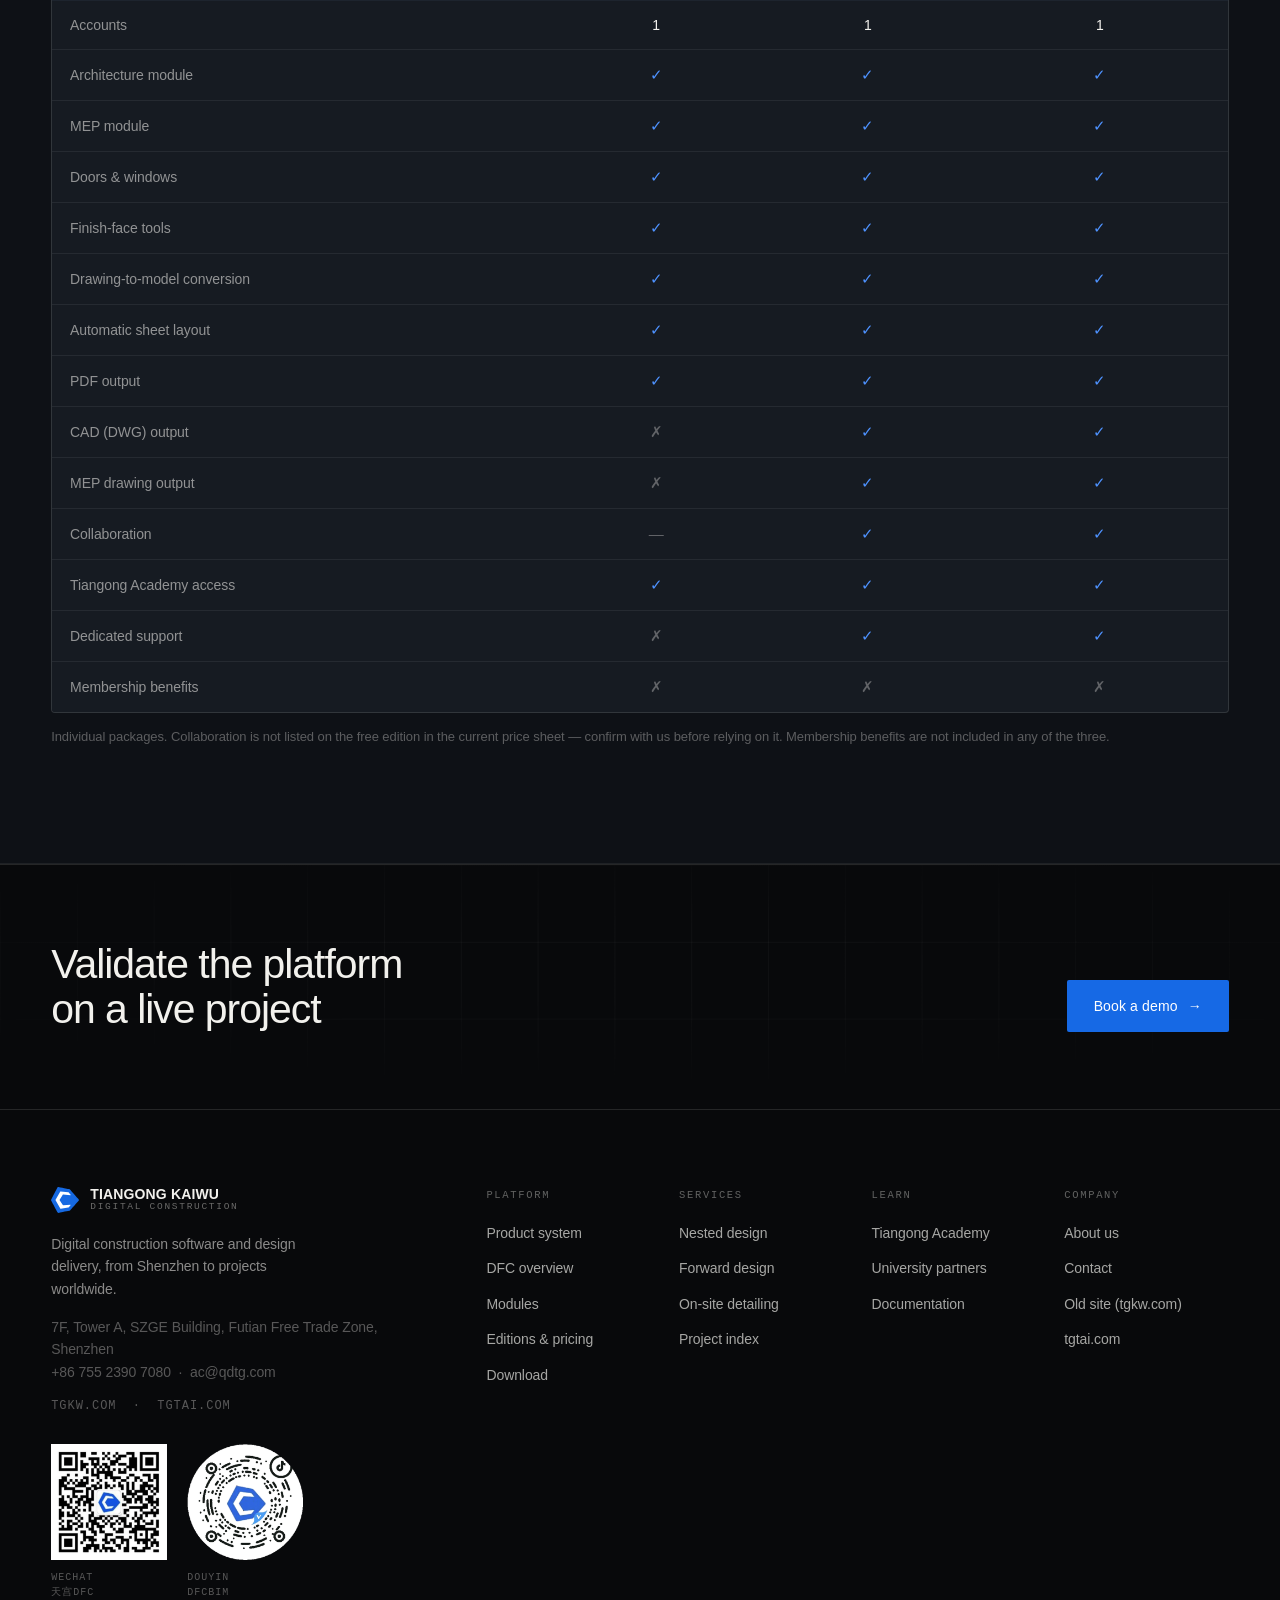
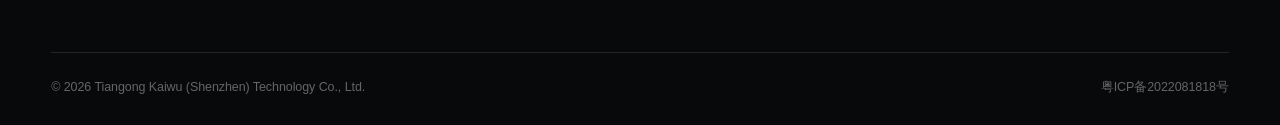
<file: dfc.html>
<!DOCTYPE html>
<html lang="en" data-lang="en">
<head>
<meta charset="UTF-8">
<meta name="viewport" content="width=device-width, initial-scale=1">
<title>DFC Platform — Tiangong Kaiwu</title>
<meta name="description" content="DFC is a SketchUp-native digital construction platform: architecture, structure, MEP, fit-out and landscape in one lightweight model, with clash detection, 2D documentation and quantity takeoff in the same place.">
<link rel="icon" href="assets/img/tgkw-logo.svg" type="image/svg+xml">
<link rel="icon" href="assets/img/favicon-180.png" sizes="180x180">
<link rel="apple-touch-icon" href="assets/img/favicon-180.png">
<script>
/* Decide the language before first paint, so a Chinese visitor never sees a
   flash of English. assets/js/site.js repeats this logic (TG.pickLang /
   TG.applyLang) — if you change one, change the other. */
(function(){try{var q=new URLSearchParams(location.search).get("lang"),
s=localStorage.getItem("tg-lang"),n=(navigator.language||"en").toLowerCase(),
l=(q==="zh"||q==="en")?q:(s||(n.indexOf("zh")===0?"zh":"en")),d=document.documentElement;
d.setAttribute("data-lang",l);d.setAttribute("lang",l==="zh"?"zh-CN":"en");}catch(e){}})();
</script>
<link rel="stylesheet" href="assets/css/main.css">
</head>
<body>
<header data-hdr></header>

<main>
  <section class="phero">
    <div class="blueprint"></div>
    <div class="wrap">
      <a class="ann reveal" href="contact.html">
        <span class="ann__dot"></span>
        <span>DFC 7.0</span>
        <span class="ann__sep"></span>
        <em><span data-lang="en">Coming October 2026 · register for the briefing</span><span data-lang="zh">2026 年 10 月发布 · 预约产品说明</span></em>
        <span class="arw">&#8594;</span>
      </a>
      <h1 class="h1 reveal" data-delay="60" style="max-width:18ch">
        <span data-lang="en">DFC. Digital construction, in one model</span>
        <span data-lang="zh">DFC 数字建造平台，一个模型到底</span>
      </h1>
      <p class="h-sub reveal" data-delay="110">
        <span data-lang="en">A digital construction platform for architectural design and engineering delivery.</span>
        <span data-lang="zh">一套面向建筑设计与工程交付的数字建造平台。</span>
      </p>
      <p class="lede reveal" data-delay="150">
        <span data-lang="en">DFC connects architecture, structure, MEP, fit-out, and construction detailing through a single model, reducing duplicated modeling and fragmented information, and improving both design coordination and delivery efficiency.</span>
        <span data-lang="zh">DFC 通过统一模型连接建筑、结构、机电、装饰及施工深化等专业环节，减少重复建模和信息割裂，提升设计协同与项目交付效率。</span>
      </p>
      <div class="btn-row reveal" data-delay="180">
        <a class="btn btn--primary" href="contact.html">
          <span data-lang="en">Book a demo</span><span data-lang="zh">预约演示</span> <span class="arw">→</span></a>
        <a class="btn btn--ghost" href="https://www.tgkw.com/versionview.html" target="_blank" rel="noopener">
          <span data-lang="en">Download</span><span data-lang="zh">软件下载</span></a>
      </div>
    </div>
  </section>

  <!-- PROBLEM -->
  <section class="section">
    <div class="wrap">
      <div class="grid grid--sidecar">
        <h2 class="h2 reveal">
          <span data-lang="en">Less duplicated modeling, better cross-discipline coordination</span>
          <span data-lang="zh">减少重复建模，提升跨专业协同效率</span>
        </h2>
        <p class="lede reveal" data-delay="60">
          <span data-lang="en">In a conventional workflow, modeling, clash review, documentation, and quantity takeoff each happen in a different tool. Every handover loses information and adds time to the schedule. DFC consolidates that chain into one parallel workflow, so a fit-out team can move from concept to issued drawings without transferring the model between systems.</span>
          <span data-lang="zh">在传统流程中，建模、碰撞检查、出图与算量分别在不同软件中完成，每一次转换都会造成信息损失并延长工期。DFC 将该链路整合为单一并行流程，装饰专业团队可在不移交模型的前提下，由方案直接推进至施工图交付。</span>
        </p>
      </div>
    </div>
  </section>

  <!-- MODULES -->
  <section class="section" id="modules" data-surface="alt">
    <div class="wrap">
      <p class="eyebrow reveal"><span class="num">02</span>
        <span data-lang="en">Modules</span><span data-lang="zh">功能模块</span></p>
      <h2 class="h1 reveal" style="max-width:20ch">
        <span data-lang="en">Five modules, one file</span>
        <span data-lang="zh">五大模块，同一文件</span>
      </h2>

      <div class="grid grid--3 mt-l">
        <div class="card reveal">
          <div class="card__ix">M01</div>
          <h3 class="card__t"><span data-lang="en">Architecture &amp; structure</span><span data-lang="zh">建筑与结构</span></h3>
          <p class="card__d"><span data-lang="en">Walls, slabs, openings, and primary and secondary structure. Parametric objects that carry their own data, not just geometry.</span>
            <span data-lang="zh">墙、板、洞口、一次与二次结构，参数化工具自带信息属性，而不仅是几何体。</span></p>
        </div>
        <div class="card reveal" data-delay="60">
          <div class="card__ix">M02</div>
          <h3 class="card__t"><span data-lang="en">Fit-out</span><span data-lang="zh">装饰</span></h3>
          <p class="card__d"><span data-lang="en">Finish faces generated from room boundaries, along with door and window sets, thresholds, sills, and casings. Generated, not drawn.</span>
            <span data-lang="zh">依据区域与结构信息自动生成天地墙完成面，门窗套、过门石、窗台板一键生成，而非手工绘制。</span></p>
        </div>
        <div class="card reveal" data-delay="120">
          <div class="card__ix">M03</div>
          <h3 class="card__t"><span data-lang="en">MEP</span><span data-lang="zh">机电</span></h3>
          <p class="card__d"><span data-lang="en">Water, HVAC, electrical, and fire protection, with routing, clash resolution, and MEP-specific drawing output.</span>
            <span data-lang="zh">给排水、暖通、电气、消防的路由设计、碰撞处理与机电专项出图。</span></p>
        </div>
        <div class="card reveal" data-delay="180">
          <div class="card__ix">M04</div>
          <h3 class="card__t"><span data-lang="en">Documentation &amp; cost</span><span data-lang="zh">出图与造价</span></h3>
          <p class="card__d"><span data-lang="en">Auto-layout of plans, elevations, and sections to DWG; bills of quantities, material schedules, and cutting lists straight from the model.</span>
            <span data-lang="zh">平、立、剖自动排图导出 DWG；工程量清单、物料统计表、下料排版工单直接由模型生成。</span></p>
        </div>
        <div class="card reveal" data-delay="240">
          <div class="card__ix">M05</div>
          <h3 class="card__t"><span data-lang="en">Cloud collaboration</span><span data-lang="zh">云端协同</span></h3>
          <p class="card__d"><span data-lang="en">Split and merge models by discipline and floor, sync progress, and review with markups. Up to 100 people on a single project.</span>
            <span data-lang="zh">按专业与楼层分模合模，进度同步，审图批注，单项目最多支持 100 人协同。</span></p>
        </div>
        <div class="card reveal" data-delay="300">
          <div class="card__ix">M06</div>
          <h3 class="card__t"><span data-lang="en">Tiangong Library</span><span data-lang="zh">天宫库</span></h3>
          <p class="card__d"><span data-lang="en">A materials library of real manufacturer-supplied products, with attributes and supplier data, so a spec resolves to something you can actually buy.</span>
            <span data-lang="zh">厂商真实产品数字化入库，带专业属性与供应商信息，让选材与清单有据可依。</span></p>
        </div>
      </div>
    </div>
  </section>

  <!-- WORKFLOW -->
  <section class="section">
    <div class="wrap">
      <p class="eyebrow reveal"><span class="num">03</span>
        <span data-lang="en">The DFC workflow</span><span data-lang="zh">DFC 新流程</span></p>
      <ol class="steps reveal">
        <li>
          <div><h3><span data-lang="en">Model once</span><span data-lang="zh">一次建模</span></h3></div>
          <p><span data-lang="en">Architecture, structure, MEP, fit-out, façade, and landscape build into the same lightweight file — parametric objects that carry material, spec, and supplier, not just geometry.</span>
             <span data-lang="zh">建筑、结构、机电、装饰、幕墙、园林建在同一个轻量化文件里。构件带材料、规格与供应商信息，而不只是几何体。</span></p>
        </li>
        <li>
          <div><h3><span data-lang="en">Coordinate in the cloud</span><span data-lang="zh">云端协同</span></h3></div>
          <p><span data-lang="en">Clash detection and review happen against the live shared model, not an exported snapshot.</span>
             <span data-lang="zh">碰撞检测与审图基于实时共享模型，而非导出的快照。</span></p>
        </li>
        <li>
          <div><h3><span data-lang="en">Document forward</span><span data-lang="zh">正向出图</span></h3></div>
          <p><span data-lang="en">Plans, sections, and details are laid out and annotated from the model and issued as DWG.</span>
             <span data-lang="zh">平立剖与详图由模型排版标注，导出 DWG 施工图。</span></p>
        </li>
        <li>
          <div><h3><span data-lang="en">Quantify and procure</span><span data-lang="zh">算量与招采</span></h3></div>
          <p><span data-lang="en">Bills of quantities and material schedules export with the drawings, tied to real products in the library.</span>
             <span data-lang="zh">工程量清单与物料表随图导出，并关联天宫库中的真实产品。</span></p>
        </li>
        <li>
          <div><h3><span data-lang="en">Build to the model</span><span data-lang="zh">按模型施工</span></h3></div>
          <p><span data-lang="en">Point-cloud survey and robotic layout tie the model back to the site for accurate layout and cutting.</span>
             <span data-lang="zh">配合点云扫描与机器人放线，精准定位、精准下料。</span></p>
        </li>
      </ol>
    </div>
  </section>

  <!-- MODEL VERSIONS -->
  <section class="section" id="versions">
    <div class="wrap">
      <p class="eyebrow reveal"><span class="num">04</span>
        <span data-lang="en">One model, five states</span><span data-lang="zh">一模到底的五个版本</span></p>
      <div class="grid grid--sidecar">
        <h2 class="h1 reveal">
          <span data-lang="en">The model never restarts. It only gets more certain</span>
          <span data-lang="zh">模型不重来，只是越来越确定</span>
        </h2>
        <p class="lede reveal" data-delay="60">
          <span data-lang="en">A project does not run model &#8594; drawings &#8594; site as separate stages. One model advances through five states, each closing with a review the client signs off. Because nothing is handed between systems, no information is lost in transfer.</span>
          <span data-lang="zh">项目并非"建模 &#8594; 出图 &#8594; 施工"的分段推进，而是同一模型经历五个确定性递增的版本，每一版以业主签字的评审收尾。全过程不发生系统间移交，因而不产生移交环节的信息损失。</span>
        </p>
      </div>

      <ol class="steps reveal mt-l">
        <li>
          <div><h3>0.5 &nbsp; <span data-lang="en">Expose</span><span data-lang="zh">暴露问题</span></h3></div>
          <p><span data-lang="en">The existing design is rebuilt as a model and clash-checked. Errors, omissions, and conflicts are reported; the modeling baseline is agreed.</span>
             <span data-lang="zh">把原设计重建为模型并做碰撞检查，系统汇报错漏碰缺，确立建模基准与修改原则。</span></p>
        </li>
        <li>
          <div><h3>1.0 &nbsp; <span data-lang="en">Freeze</span><span data-lang="zh">协调归零</span></h3></div>
          <p><span data-lang="en">Three rounds of full-discipline coordination take conflicts to zero. The model is confirmed against the brief and frozen as the tender baseline.</span>
             <span data-lang="zh">全专业深化与碰撞检测三轮迭代，冲突归零；确认模型与需求一致后冻结，作为招标基准。</span></p>
        </li>
        <li>
          <div><h3>2.0 &nbsp; <span data-lang="en">Detail</span><span data-lang="zh">深化细化</span></h3></div>
          <p><span data-lang="en">Junctions, details, and trade interfaces are resolved, buildability verified, and the package issued for construction with a technical briefing.</span>
             <span data-lang="zh">节点、大样与专业界面深化到位，完成可施工性验证，成果打包交付并进行施工交底。</span></p>
        </li>
        <li>
          <div><h3>3.0 &nbsp; <span data-lang="en">Fit to site</span><span data-lang="zh">现场适配</span></h3></div>
          <p><span data-lang="en">Point-cloud survey brings the as-built into the model within 5 mm. Layout, supplier data, and cutting files all follow from the reconciled version.</span>
             <span data-lang="zh">点云扫描把现场实况纳入模型，偏差控制在 5mm 以内；放线、厂家提资与下料文件均由校准后的版本产生。</span></p>
        </li>
        <li>
          <div><h3>4.0 &nbsp; <span data-lang="en">Hand over</span><span data-lang="zh">数字交付</span></h3></div>
          <p><span data-lang="en">The as-built is scanned, reconciled, signed off by all parties, and packaged with its data — an asset the owner can operate the building from.</span>
             <span data-lang="zh">竣工扫描比对、深度完善并多方会审签字，连同数据封装交付——业主拿到的是可用于运营的数字资产。</span></p>
        </li>
      </ol>
    </div>
  </section>

  <!-- EDITIONS -->
  <section class="section" id="editions" data-surface="alt">
    <div class="wrap">
      <p class="eyebrow reveal"><span class="num">05</span>
        <span data-lang="en">Editions</span><span data-lang="zh">版本与价格</span></p>
      <h2 class="h1 reveal" style="max-width:22ch">
        <span data-lang="en">Start free. Move up when you need drawings out</span>
        <span data-lang="zh">免费起步，需要出图时再升级</span>
      </h2>
      <p class="lede reveal mt-s">
        <span data-lang="en">The free edition models and produces PDFs. CAD and MEP drawing output, collaboration and dedicated support come with Pro. Prices below are for individual licenses; for team and enterprise licensing, talk to us.</span>
        <span data-lang="zh">免费版可建模、可出 PDF；CAD 与机电出图、协同功能及专属指导随高效版提供。以下为个人套装价格，团队与企业授权请与我们联系。</span>
      </p>

      <div class="plans mt-l reveal">
        <div class="plan">
          <div class="plan__n">DFC-BIM <span data-lang="zh">版</span></div>
          <div class="plan__p"><span data-lang="en">Free</span><span data-lang="zh">免费</span></div>
          <p class="plan__d"><span data-lang="en">Full modeling across every module, with PDF output. For evaluating the workflow.</span>
            <span data-lang="zh">全部建模模块，可出 PDF 图纸。用于流程评估与日常建模。</span></p>
          <div class="btn-row" style="margin-top:20px">
            <a class="btn btn--ghost btn--sm" href="https://www.tgkw.com/versionview.html" target="_blank" rel="noopener">
              <span data-lang="en">Download</span><span data-lang="zh">软件下载</span></a>
          </div>
        </div>
        <div class="plan plan--hl">
          <div class="plan__n">DFC-<span data-lang="en">Pro</span><span data-lang="zh">高效版</span></div>
          <div class="plan__p">&#165;199<small> / <span data-lang="en">month</span><span data-lang="zh">月</span></small></div>
          <p class="plan__p2"><span data-lang="en">or &#165;2,380 / year</span><span data-lang="zh">或 &#165;2,380 / 年</span></p>
          <p class="plan__d"><span data-lang="en">Adds CAD and MEP drawing output, collaboration and dedicated support. For designers issuing drawings.</span>
            <span data-lang="zh">增加 CAD 与机电出图、协同功能与专属指导。适合需要正式出图的设计师。</span></p>
          <div class="btn-row" style="margin-top:20px">
            <a class="btn btn--primary btn--sm" href="https://www.tgkw.com/checkoutPage.html" target="_blank" rel="noopener">
              <span data-lang="en">Subscribe</span><span data-lang="zh">立即订阅</span> <span class="arw">&#8594;</span></a>
          </div>
        </div>
        <div class="plan">
          <div class="plan__n">DFC-<span data-lang="en">Master, Ultimate</span><span data-lang="zh">大师版终极套装</span></div>
          <div class="plan__p"><span data-lang="en">Talk to us</span><span data-lang="zh">价格面议</span></div>
          <span class="plan__tag"><span data-lang="en">Perpetual license</span><span data-lang="zh">永久授权</span></span>
          <p class="plan__d"><span data-lang="en">Everything in Pro, licensed permanently rather than by subscription.</span>
            <span data-lang="zh">功能与高效版一致，以永久授权方式交付，不按订阅计费。</span></p>
          <div class="btn-row" style="margin-top:20px">
            <a class="btn btn--ghost btn--sm" href="contact.html">
              <span data-lang="en">Request a quote</span><span data-lang="zh">获取报价</span></a>
          </div>
        </div>
      </div>

      <div class="cmp-wrap reveal">
        <table class="cmp">
          <thead>
            <tr>
              <th scope="col"><span data-lang="en">Feature</span><span data-lang="zh">功能</span></th>
              <th scope="col">DFC-BIM</th>
              <th scope="col">DFC-<span data-lang="en">Pro</span><span data-lang="zh">高效版</span></th>
              <th scope="col">DFC-<span data-lang="en">Master</span><span data-lang="zh">大师版</span></th>
            </tr>
          </thead>
          <tbody>
        <tr><th scope="row"><span data-lang="en">Accounts</span><span data-lang="zh">账号</span></th><td>1</td><td>1</td><td>1</td></tr>
        <tr><th scope="row"><span data-lang="en">Architecture module</span><span data-lang="zh">建筑模块</span></th><td class="yes">&#10003;</td><td class="yes">&#10003;</td><td class="yes">&#10003;</td></tr>
        <tr><th scope="row"><span data-lang="en">MEP module</span><span data-lang="zh">机电模块</span></th><td class="yes">&#10003;</td><td class="yes">&#10003;</td><td class="yes">&#10003;</td></tr>
        <tr><th scope="row"><span data-lang="en">Doors &amp; windows</span><span data-lang="zh">门窗功能</span></th><td class="yes">&#10003;</td><td class="yes">&#10003;</td><td class="yes">&#10003;</td></tr>
        <tr><th scope="row"><span data-lang="en">Finish-face tools</span><span data-lang="zh">完成面工具</span></th><td class="yes">&#10003;</td><td class="yes">&#10003;</td><td class="yes">&#10003;</td></tr>
        <tr><th scope="row"><span data-lang="en">Drawing-to-model conversion</span><span data-lang="zh">图模转换</span></th><td class="yes">&#10003;</td><td class="yes">&#10003;</td><td class="yes">&#10003;</td></tr>
        <tr><th scope="row"><span data-lang="en">Automatic sheet layout</span><span data-lang="zh">自动排图</span></th><td class="yes">&#10003;</td><td class="yes">&#10003;</td><td class="yes">&#10003;</td></tr>
        <tr><th scope="row"><span data-lang="en">PDF output</span><span data-lang="zh">PDF 出图</span></th><td class="yes">&#10003;</td><td class="yes">&#10003;</td><td class="yes">&#10003;</td></tr>
        <tr><th scope="row"><span data-lang="en">CAD (DWG) output</span><span data-lang="zh">CAD 出图</span></th><td class="no">&#10007;</td><td class="yes">&#10003;</td><td class="yes">&#10003;</td></tr>
        <tr><th scope="row"><span data-lang="en">MEP drawing output</span><span data-lang="zh">机电出图</span></th><td class="no">&#10007;</td><td class="yes">&#10003;</td><td class="yes">&#10003;</td></tr>
        <tr><th scope="row"><span data-lang="en">Collaboration</span><span data-lang="zh">协同功能</span></th><td class="no" title="not listed">—</td><td class="yes">&#10003;</td><td class="yes">&#10003;</td></tr>
        <tr><th scope="row"><span data-lang="en">Tiangong Academy access</span><span data-lang="zh">天宫课堂</span></th><td class="yes">&#10003;</td><td class="yes">&#10003;</td><td class="yes">&#10003;</td></tr>
        <tr><th scope="row"><span data-lang="en">Dedicated support</span><span data-lang="zh">专属指导</span></th><td class="no">&#10007;</td><td class="yes">&#10003;</td><td class="yes">&#10003;</td></tr>
        <tr><th scope="row"><span data-lang="en">Membership benefits</span><span data-lang="zh">会员权益</span></th><td class="no">&#10007;</td><td class="no">&#10007;</td><td class="no">&#10007;</td></tr>
          </tbody>
        </table>
      </div>
      <p class="cmp-note reveal">
        <span data-lang="en">Individual packages. Collaboration is not listed on the free edition in the current price sheet &#8212; confirm with us before relying on it. Membership benefits are not included in any of the three.</span>
        <span data-lang="zh">以上均为个人套装。现行价目表未列出免费版的协同功能，如需依赖请先与我们确认；会员权益三个版本均不包含。</span>
      </p>
    </div>
  </section>

  <section class="section section--tight cta">
    <div class="blueprint"></div>
    <div class="wrap cta__in">
      <h2 class="h2 reveal" style="max-width:20ch">
        <span data-lang="en">Validate the platform on a live project</span>
        <span data-lang="zh">基于真实项目验证平台应用价值</span>
      </h2>
      <div class="btn-row reveal" data-delay="60" style="margin-top:0">
        <a class="btn btn--primary" href="contact.html">
          <span data-lang="en">Book a demo</span><span data-lang="zh">预约演示</span> <span class="arw">→</span></a>
      </div>
    </div>
  </section>
</main>

<footer data-ftr></footer>
<script src="assets/js/data.js"></script>
<script src="assets/js/site.js"></script>
</body>
</html>
</file>
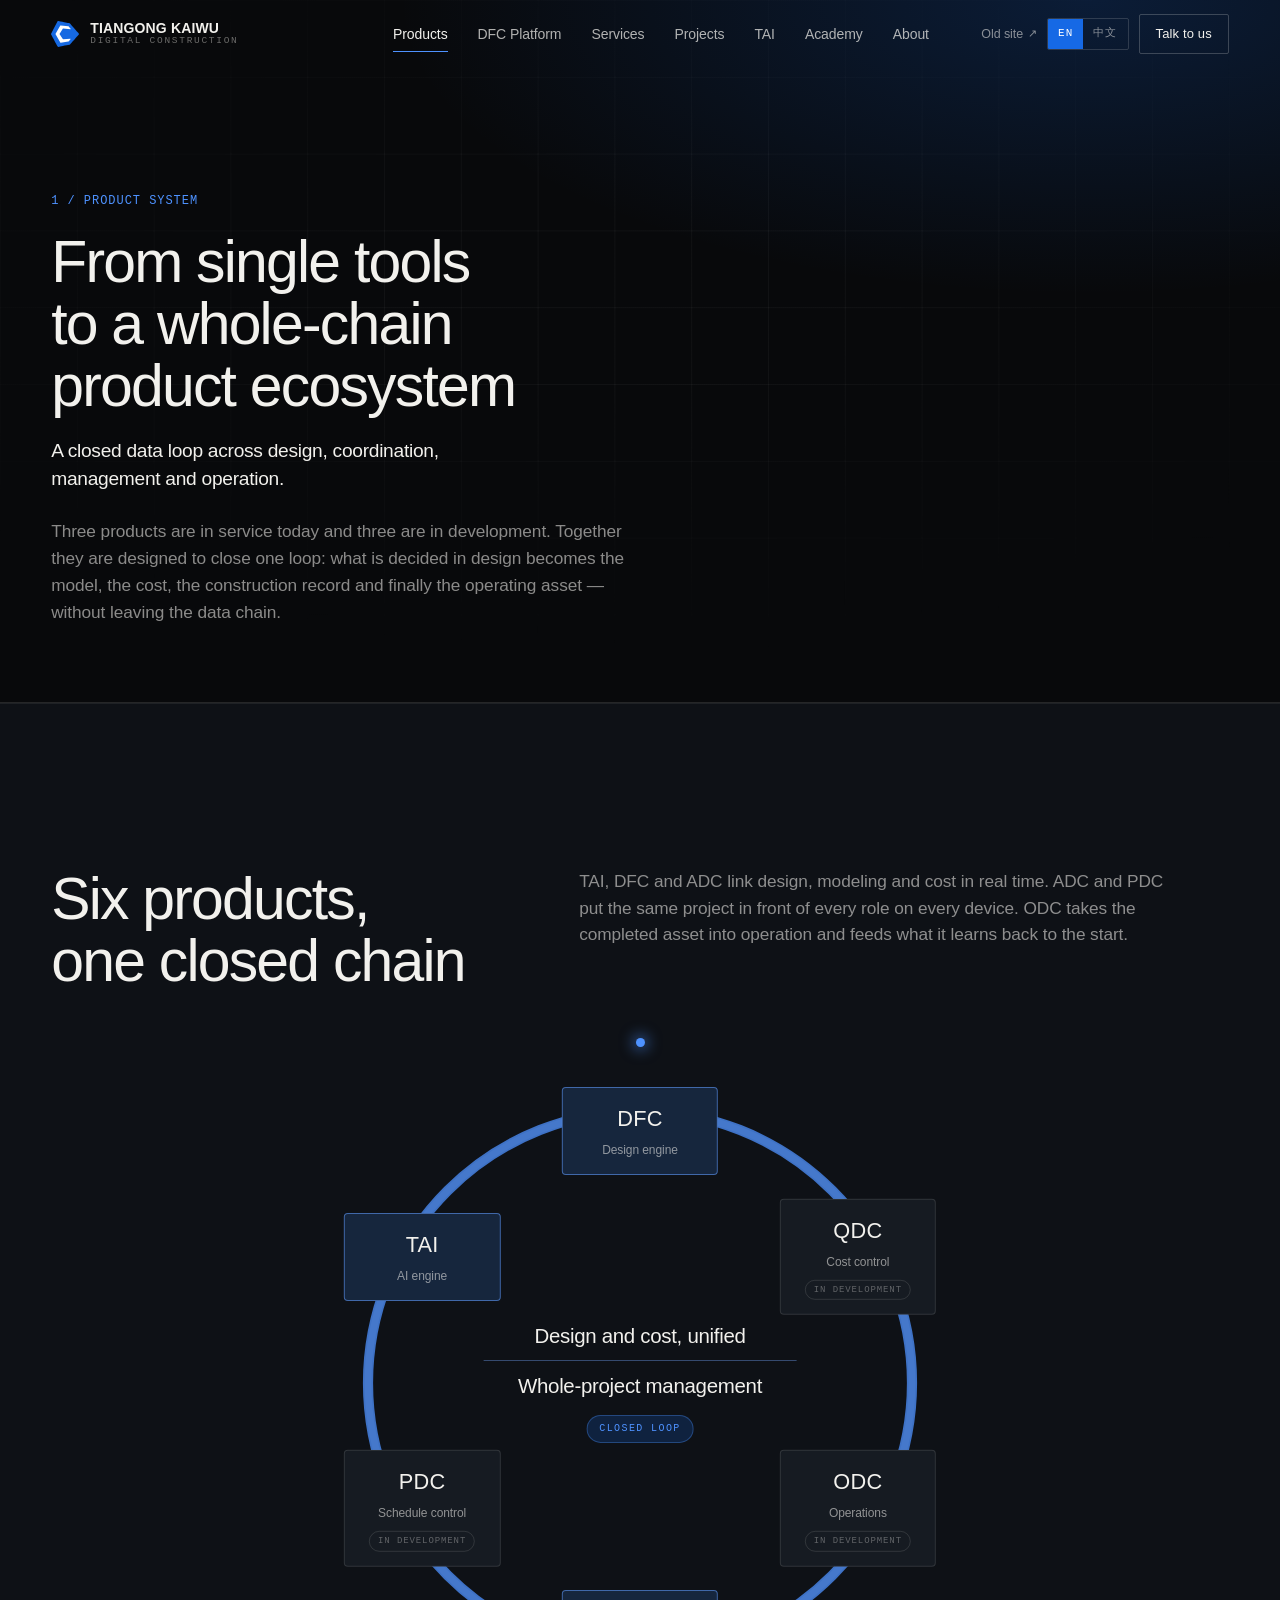
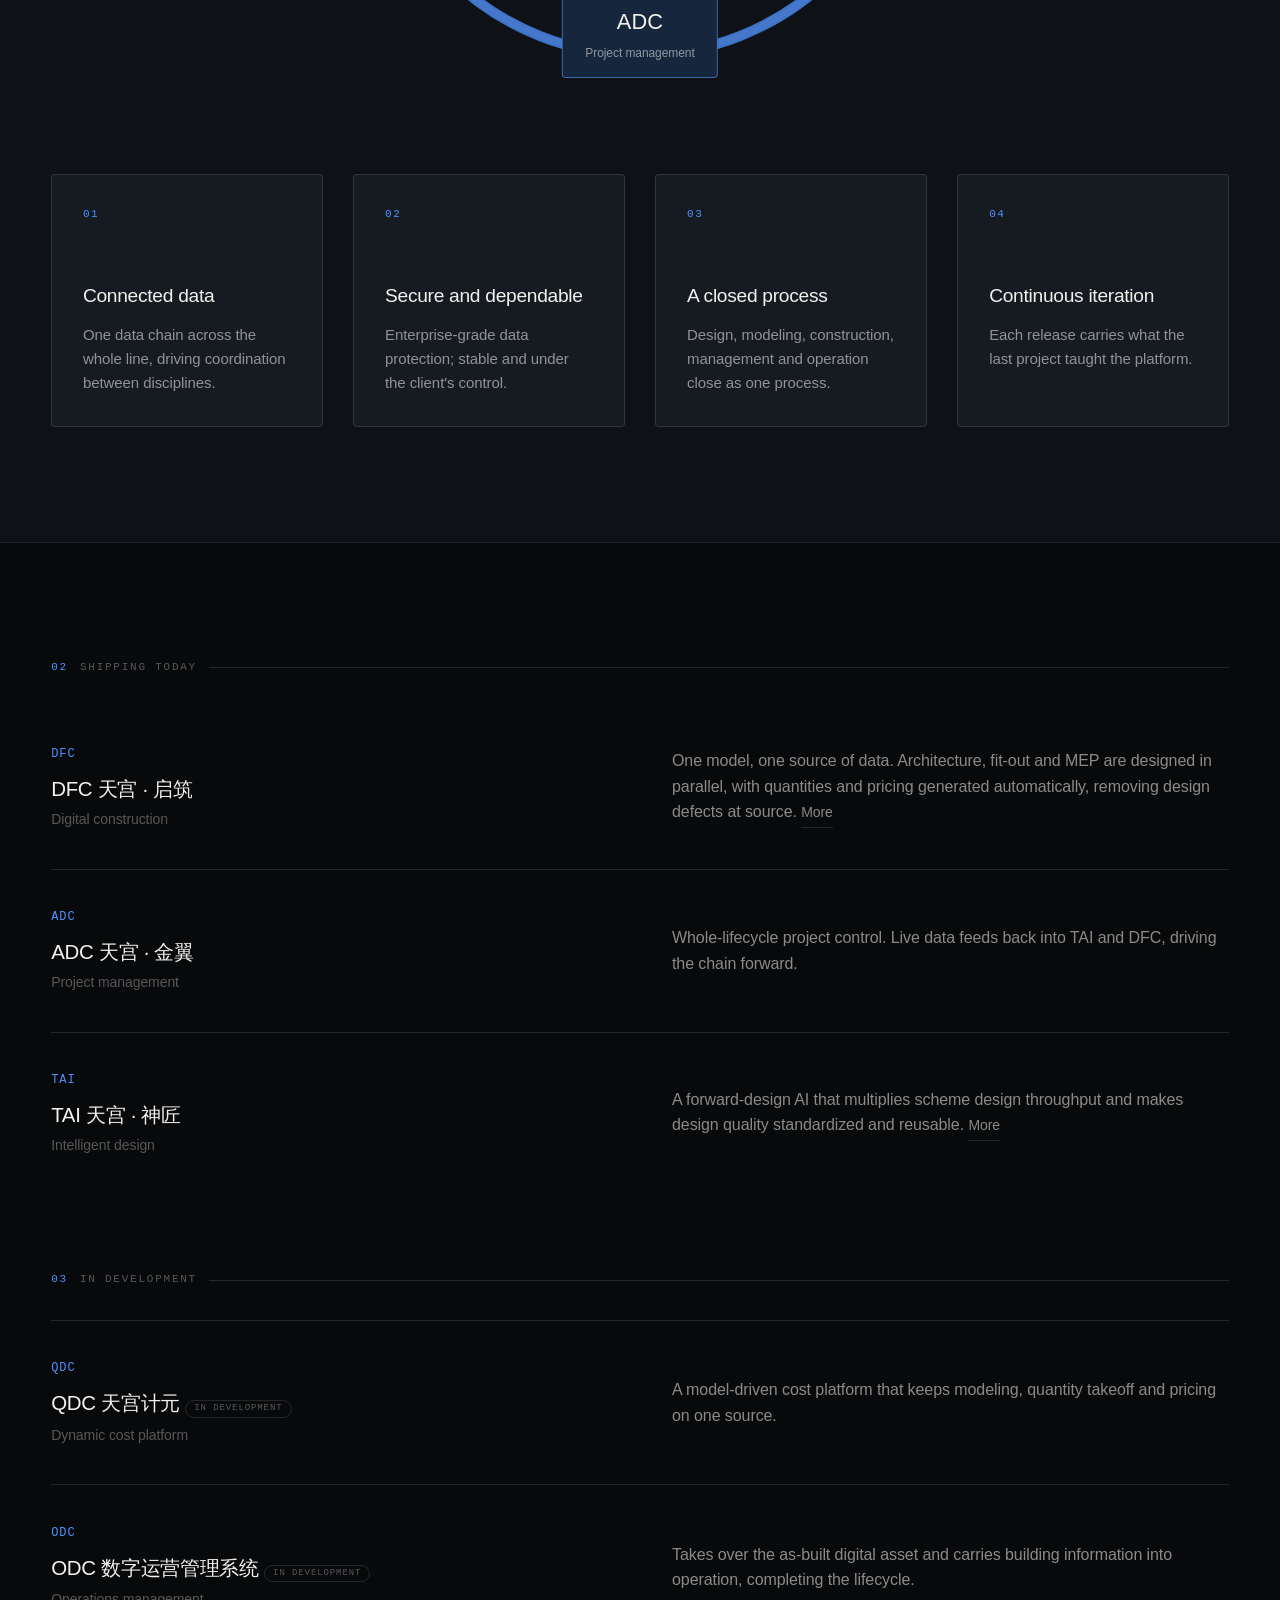
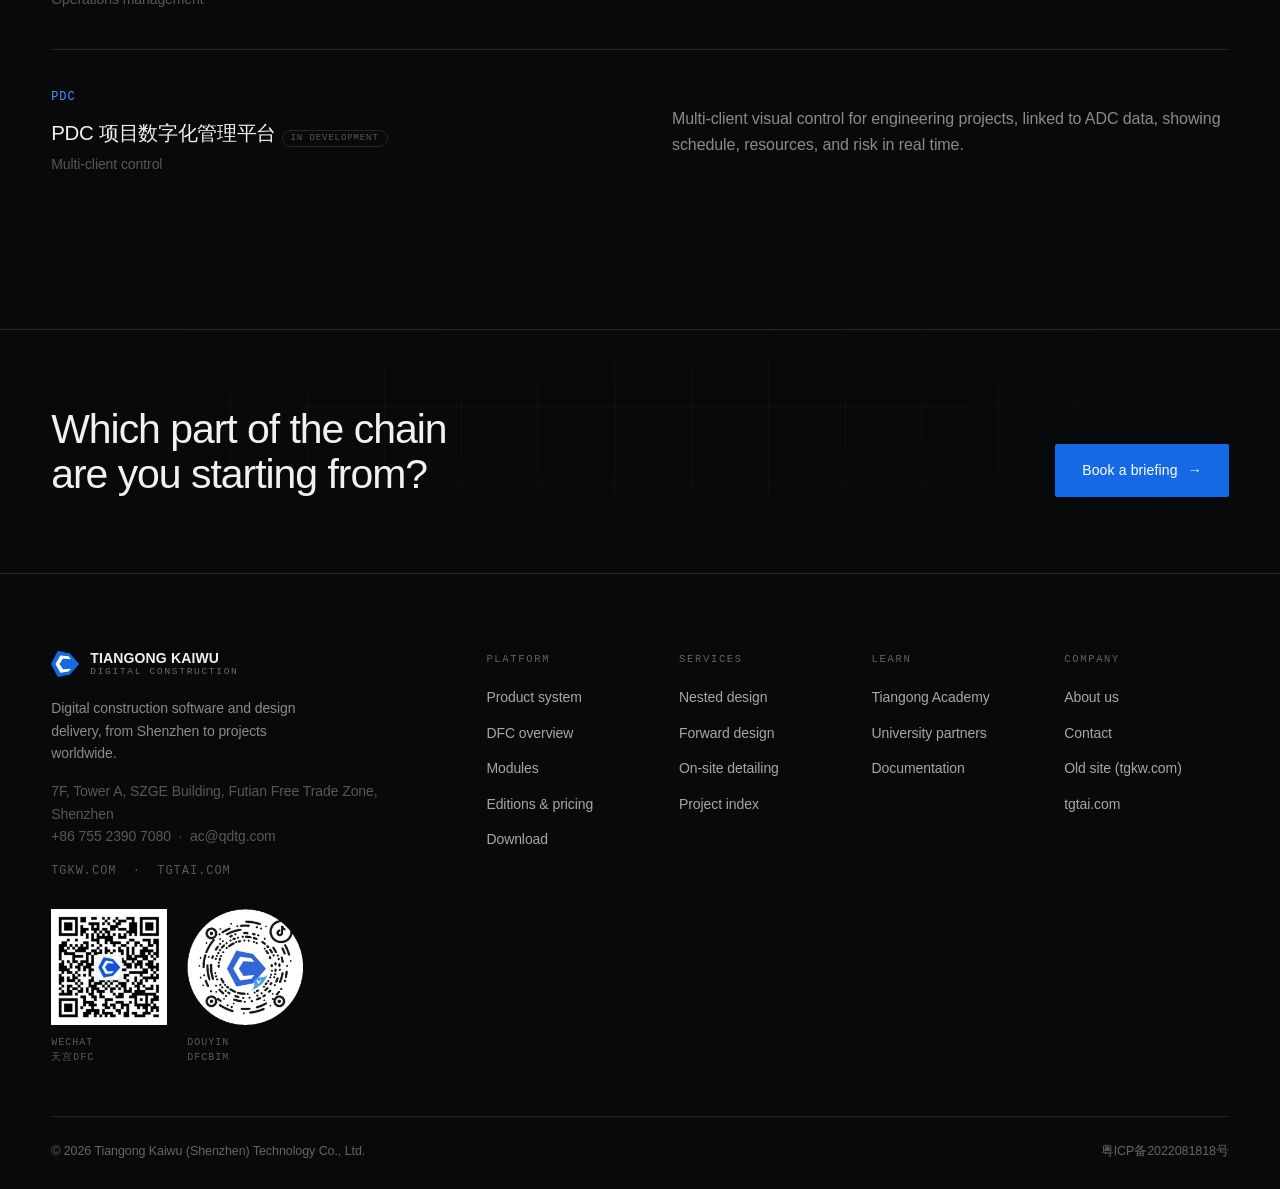
<file: products.html>
<!DOCTYPE html>
<html lang="en" data-lang="en">
<head>
<meta charset="UTF-8">
<meta name="viewport" content="width=device-width, initial-scale=1">
<title>Product System — Tiangong Kaiwu</title>
<meta name="description" content="Tiangong Kaiwu's six-product ecosystem: DFC, TAI, and ADC shipping today, with QDC, PDC and ODC in development — closing the loop from design and modeling through construction, management and operation.">
<link rel="icon" href="assets/img/tgkw-logo.svg" type="image/svg+xml">
<link rel="icon" href="assets/img/favicon-180.png" sizes="180x180">
<link rel="apple-touch-icon" href="assets/img/favicon-180.png">
<script>
/* Decide the language before first paint, so a Chinese visitor never sees a
   flash of English. assets/js/site.js repeats this logic (TG.pickLang /
   TG.applyLang) — if you change one, change the other. */
(function(){try{var q=new URLSearchParams(location.search).get("lang"),
s=localStorage.getItem("tg-lang"),n=(navigator.language||"en").toLowerCase(),
l=(q==="zh"||q==="en")?q:(s||(n.indexOf("zh")===0?"zh":"en")),d=document.documentElement;
d.setAttribute("data-lang",l);d.setAttribute("lang",l==="zh"?"zh-CN":"en");}catch(e){}})();
</script>
<link rel="stylesheet" href="assets/css/main.css">
</head>
<body>
<header data-hdr></header>

<main>
  <section class="phero">
    <div class="blueprint"></div>
    <div class="wrap">
      <p class="mono accent reveal" style="margin-bottom:20px">1 / <span data-lang="en">PRODUCT SYSTEM</span><span data-lang="zh">产品体系</span></p>
      <h1 class="h1 reveal" data-delay="60" style="max-width:20ch">
        <span data-lang="en">From single tools to a whole-chain product ecosystem</span>
        <span data-lang="zh">从单点工具，到全链路产品生态</span>
      </h1>
      <p class="h-sub reveal" data-delay="110">
        <span data-lang="en">A closed data loop across design, coordination, management and operation.</span>
        <span data-lang="zh">覆盖设计、协同、管理、运维的数据全链路闭环。</span>
      </p>
      <p class="lede reveal" data-delay="150">
        <span data-lang="en">Three products are in service today and three are in development. Together they are designed to close one loop: what is decided in design becomes the model, the cost, the construction record and finally the operating asset — without leaving the data chain.</span>
        <span data-lang="zh">三款产品已投入使用，三款在研。六者共同构成一个闭环：设计阶段的决策依次成为模型、成本、施工记录，最终沉淀为运营资产，全过程不脱离同一条数据链。</span>
      </p>
    </div>
  </section>

  <!-- THE LOOP -->
  <section class="section" data-surface="alt" id="ecosystem">
    <div class="wrap">
      <p class="eyebrow reveal"><span class="num">01</span>
        <span data-lang="en">The ecosystem</span><span data-lang="zh">全链路生态</span></p>
      <div class="grid grid--sidecar">
        <h2 class="h1 reveal">
          <span data-lang="en">Six products, one closed chain</span>
          <span data-lang="zh">六款产品，一条闭合的链路</span>
        </h2>
        <p class="lede reveal" data-delay="60">
          <span data-lang="en">TAI, DFC and ADC link design, modeling and cost in real time. ADC and PDC put the same project in front of every role on every device. ODC takes the completed asset into operation and feeds what it learns back to the start.</span>
          <span data-lang="zh">TAI、DFC 与 ADC 实现设计—建模—成本的实时联动；ADC 与 PDC 提供多端可视化显示与跨角色并行协同；ODC 承接竣工资产进入运营阶段，并将运营数据回流至链路起点。</span>
        </p>
      </div>

      <div class="mt-l" data-loop></div>

      <div class="grid grid--4 mt-l">
        <div class="card reveal">
          <div class="card__ix">01</div>
          <h3 class="card__t"><span data-lang="en">Connected data</span><span data-lang="zh">数据贯通</span></h3>
          <p class="card__d"><span data-lang="en">One data chain across the whole line, driving coordination between disciplines.</span>
            <span data-lang="zh">打通全链路数据，驱动多专业协同。</span></p>
        </div>
        <div class="card reveal" data-delay="60">
          <div class="card__ix">02</div>
          <h3 class="card__t"><span data-lang="en">Secure and dependable</span><span data-lang="zh">安全可靠</span></h3>
          <p class="card__d"><span data-lang="en">Enterprise-grade data protection; stable and under the client's control.</span>
            <span data-lang="zh">企业级数据安全保障，稳定可控。</span></p>
        </div>
        <div class="card reveal" data-delay="120">
          <div class="card__ix">03</div>
          <h3 class="card__t"><span data-lang="en">A closed process</span><span data-lang="zh">流程闭环</span></h3>
          <p class="card__d"><span data-lang="en">Design, modeling, construction, management and operation close as one process.</span>
            <span data-lang="zh">"设计—建模—施工—管理—运维"全流程闭环。</span></p>
        </div>
        <div class="card reveal" data-delay="180">
          <div class="card__ix">04</div>
          <h3 class="card__t"><span data-lang="en">Continuous iteration</span><span data-lang="zh">持续迭代</span></h3>
          <p class="card__d"><span data-lang="en">Each release carries what the last project taught the platform.</span>
            <span data-lang="zh">持续迭代升级，赋能业务创新。</span></p>
        </div>
      </div>
    </div>
  </section>

  <!-- MATRIX -->
  <section class="section">
    <div class="wrap" data-product-matrix></div>
  </section>

  <section class="section section--tight cta">
    <div class="blueprint"></div>
    <div class="wrap cta__in">
      <h2 class="h2 reveal" style="max-width:22ch">
        <span data-lang="en">Which part of the chain are you starting from?</span>
        <span data-lang="zh">从链路的哪一环开始？</span>
      </h2>
      <div class="btn-row reveal" data-delay="60" style="margin-top:0">
        <a class="btn btn--primary" href="contact.html">
          <span data-lang="en">Book a briefing</span><span data-lang="zh">预约产品说明</span> <span class="arw">→</span></a>
      </div>
    </div>
  </section>
</main>

<footer data-ftr></footer>
<script src="assets/js/data.js"></script>
<script src="assets/js/site.js"></script>
</body>
</html>
</file>
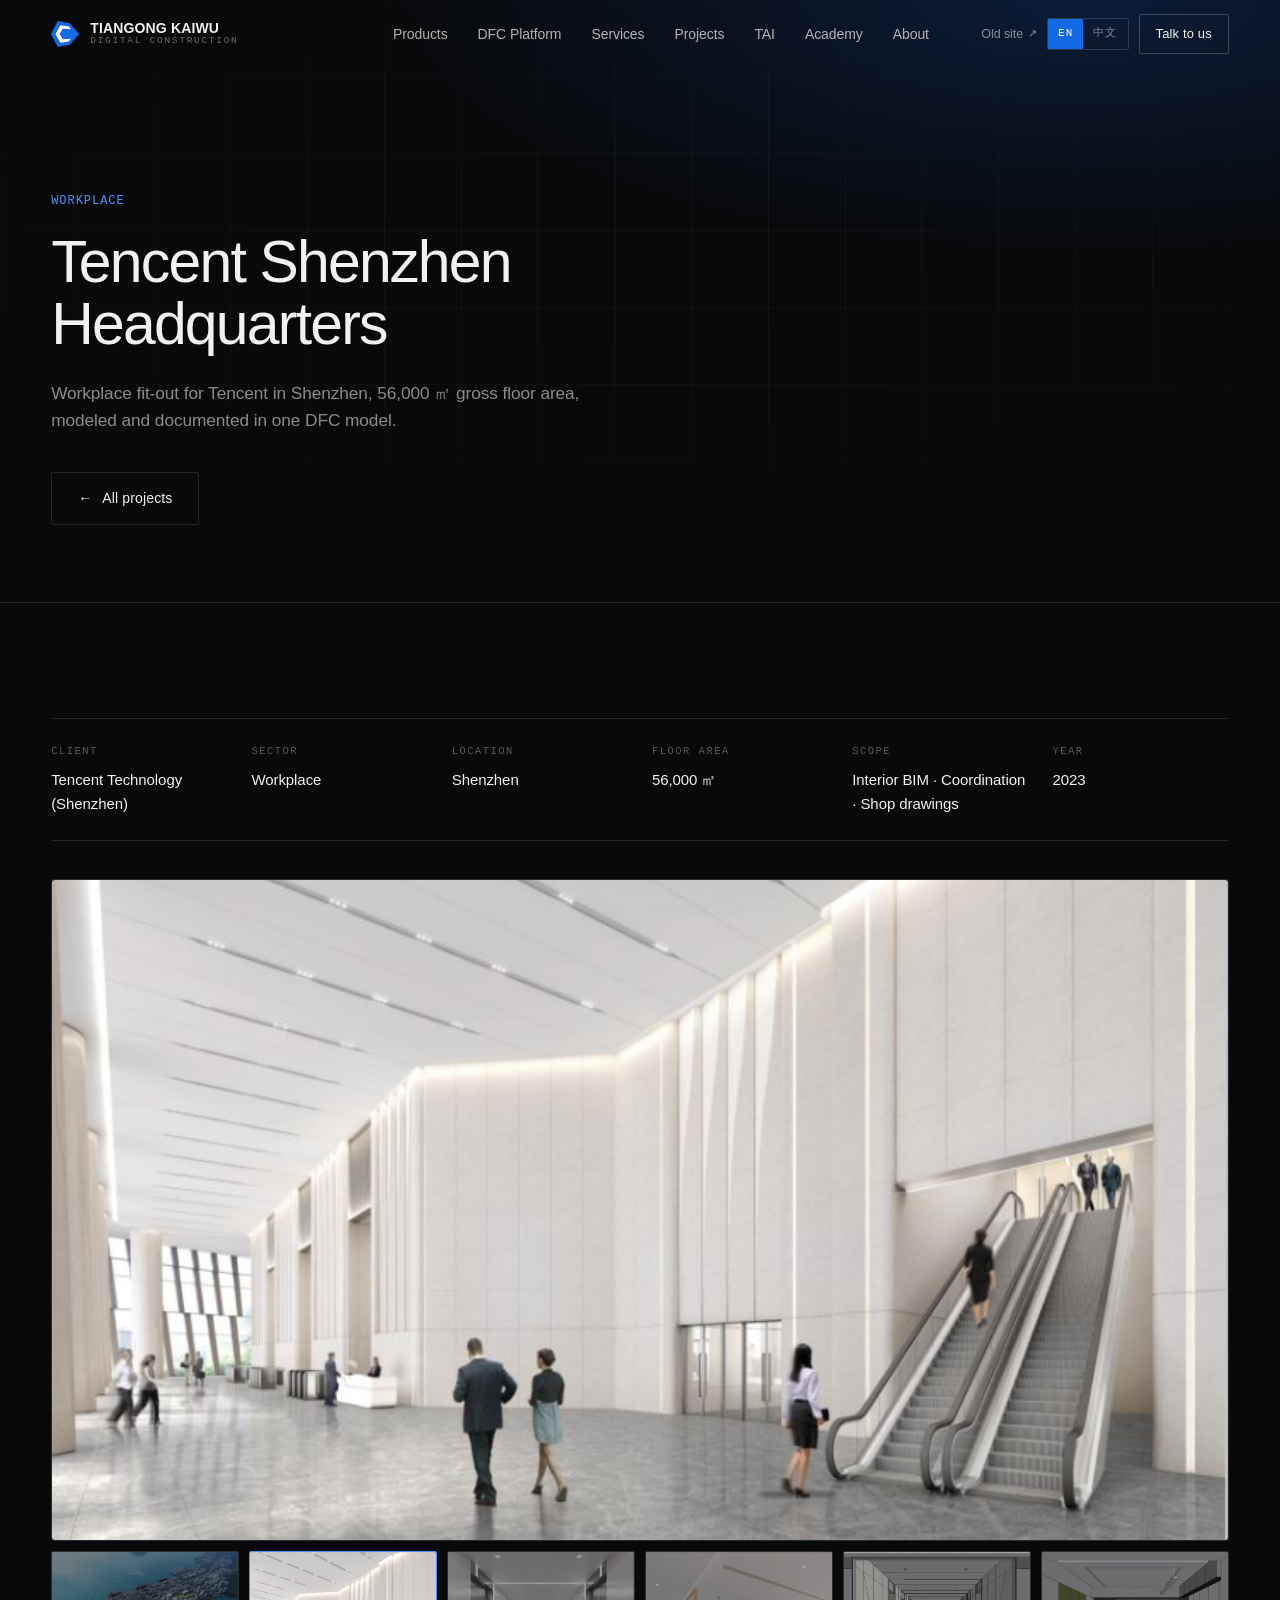
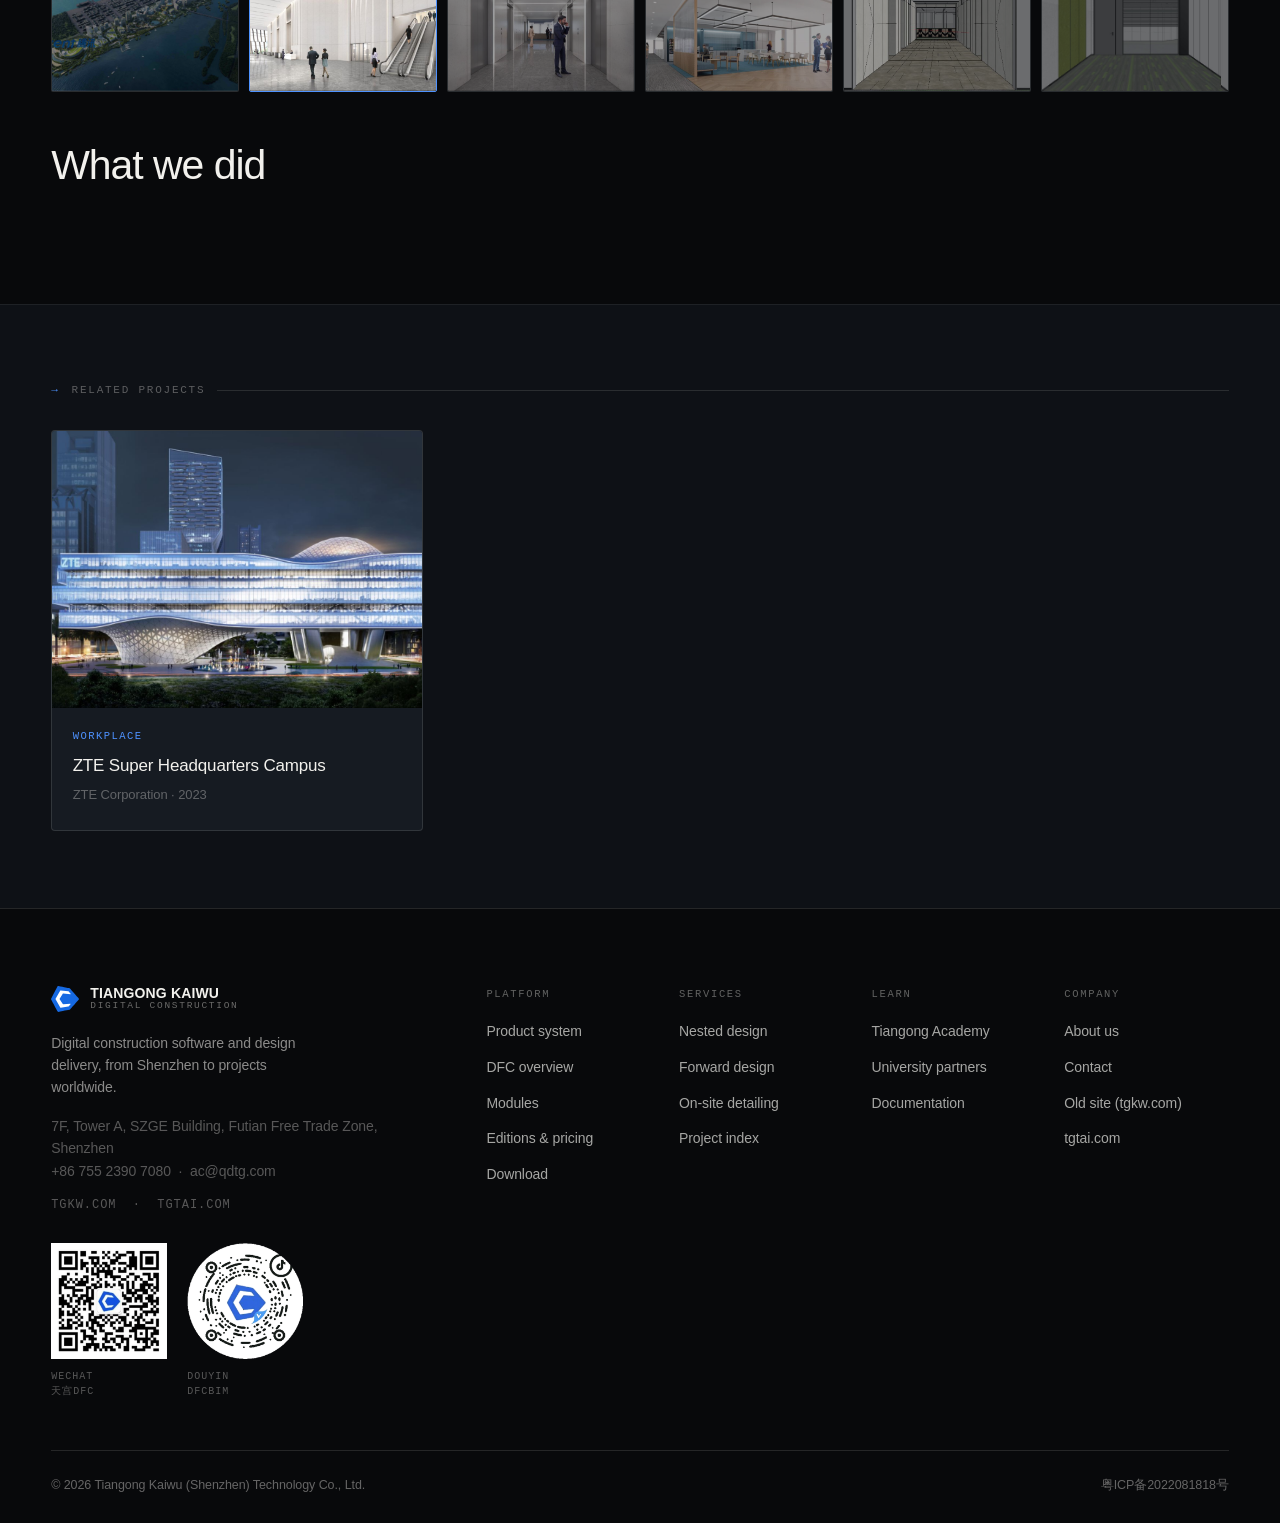
<file: project.html>
<!DOCTYPE html>
<html lang="en" data-lang="en">
<head>
<meta charset="UTF-8">
<meta name="viewport" content="width=device-width, initial-scale=1">
<title>Project — Tiangong Kaiwu</title>
<meta name="description" content="Project case study — Tiangong Kaiwu digital construction delivery.">
<link rel="icon" href="assets/img/tgkw-logo.svg" type="image/svg+xml">
<link rel="icon" href="assets/img/favicon-180.png" sizes="180x180">
<link rel="apple-touch-icon" href="assets/img/favicon-180.png">
<script>
/* Decide the language before first paint, so a Chinese visitor never sees a
   flash of English. assets/js/site.js repeats this logic (TG.pickLang /
   TG.applyLang) — if you change one, change the other. */
(function(){try{var q=new URLSearchParams(location.search).get("lang"),
s=localStorage.getItem("tg-lang"),n=(navigator.language||"en").toLowerCase(),
l=(q==="zh"||q==="en")?q:(s||(n.indexOf("zh")===0?"zh":"en")),d=document.documentElement;
d.setAttribute("data-lang",l);d.setAttribute("lang",l==="zh"?"zh-CN":"en");}catch(e){}})();
</script>
<link rel="stylesheet" href="assets/css/main.css">
</head>
<body>
<header data-hdr></header>

<main data-project-detail>
  <section class="phero">
    <div class="blueprint"></div>
    <div class="wrap">
      <p class="mono accent reveal" style="margin-bottom:20px" data-field="cat"></p>
      <h1 class="h1 reveal" data-delay="60" style="max-width:20ch" data-field="title"></h1>
      <p class="lede reveal" data-delay="120" data-field="summary"></p>
      <div class="btn-row reveal" data-delay="180">
        <a class="btn btn--ghost" href="projects.html">
          <span class="arw" style="transform:scaleX(-1)">→</span>
          <span data-lang="en">All projects</span><span data-lang="zh">全部项目</span></a>
      </div>
    </div>
  </section>

  <section class="section">
    <div class="wrap">
      <dl class="meta-row meta-row--wide reveal" style="margin-top:0">
        <div><dt><span data-lang="en">Client</span><span data-lang="zh">业主</span></dt>
          <dd data-field="client"></dd></div>
        <div><dt><span data-lang="en">Sector</span><span data-lang="zh">类型</span></dt>
          <dd data-field="cat"></dd></div>
        <div><dt><span data-lang="en">Location</span><span data-lang="zh">项目地点</span></dt>
          <dd data-field="location"></dd></div>
        <div><dt><span data-lang="en">Floor area</span><span data-lang="zh">建筑面积</span></dt>
          <dd data-field="area"></dd></div>
        <div><dt><span data-lang="en">Scope</span><span data-lang="zh">服务范围</span></dt>
          <dd data-field="scope"></dd></div>
        <div><dt><span data-lang="en">Year</span><span data-lang="zh">年份</span></dt>
          <dd data-field="year"></dd></div>
      </dl>

      <!-- Photos come from the project's `gallery` list in assets/js/data.js -->
      <div class="gallery reveal" data-project-media></div>

      <!-- Write-up. Hidden until the project in data.js has a `detail` field:
           detail:  { en: "…", zh: "…" }              one or more paragraphs
           results: [{ en: "…", zh: "…" }, …]         the ticked list
           Without them the page shows just the facts and the photos, rather
           than placeholder text. -->
      <div class="grid grid--sidecar mt-l" data-project-writeup hidden>
        <h2 class="h2 reveal">
          <span data-lang="en">What we did</span><span data-lang="zh">我们做了什么</span>
        </h2>
        <div>
          <p class="lede reveal" data-delay="60" data-project-prose></p>
          <ul class="checks reveal" data-delay="120" data-project-results hidden></ul>
        </div>
      </div>

    </div>
  </section>

  <section class="section section--tight" data-surface="alt">
    <div class="wrap">
      <p class="eyebrow reveal"><span class="num">→</span>
        <span data-lang="en">Related projects</span><span data-lang="zh">相关项目</span></p>
      <div class="grid grid--3" data-project-more></div>
    </div>
  </section>
</main>

<footer data-ftr></footer>
<script src="assets/js/data.js"></script>
<script src="assets/js/site.js"></script>
</body>
</html>
</file>
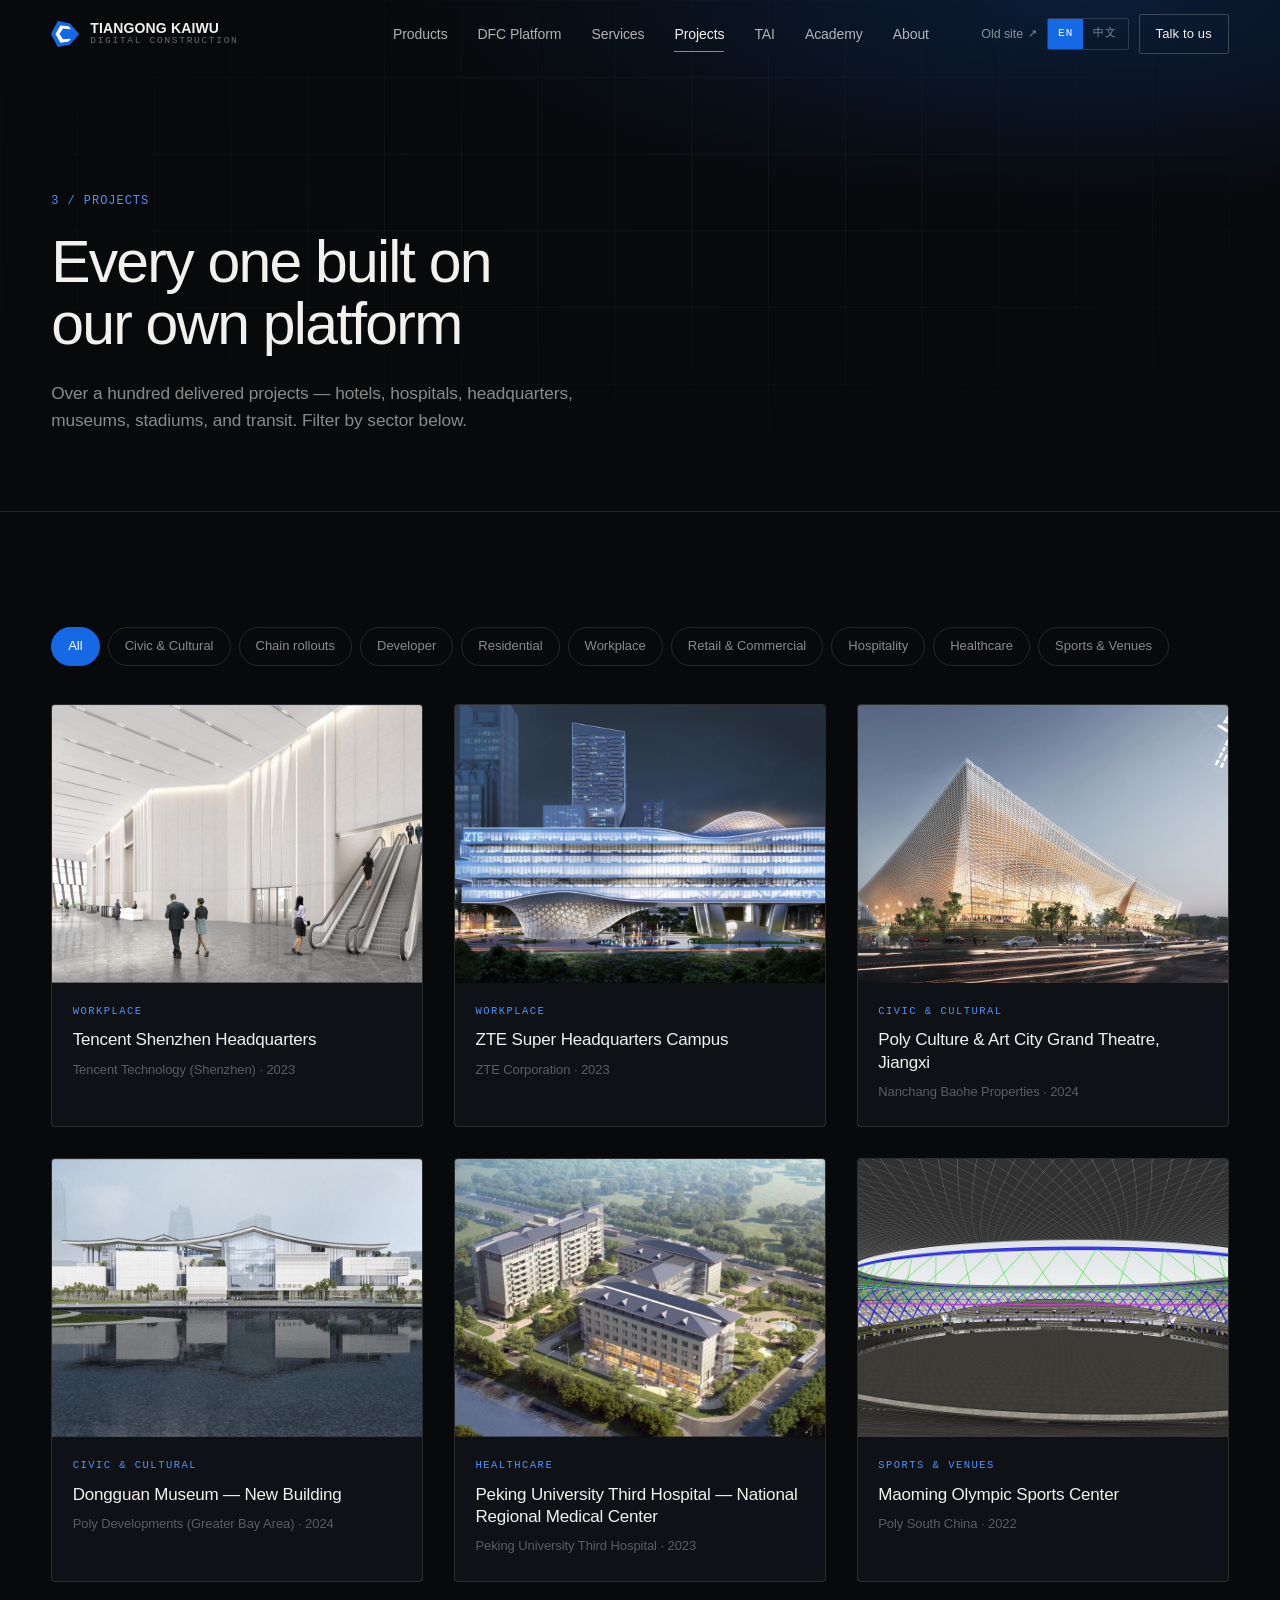
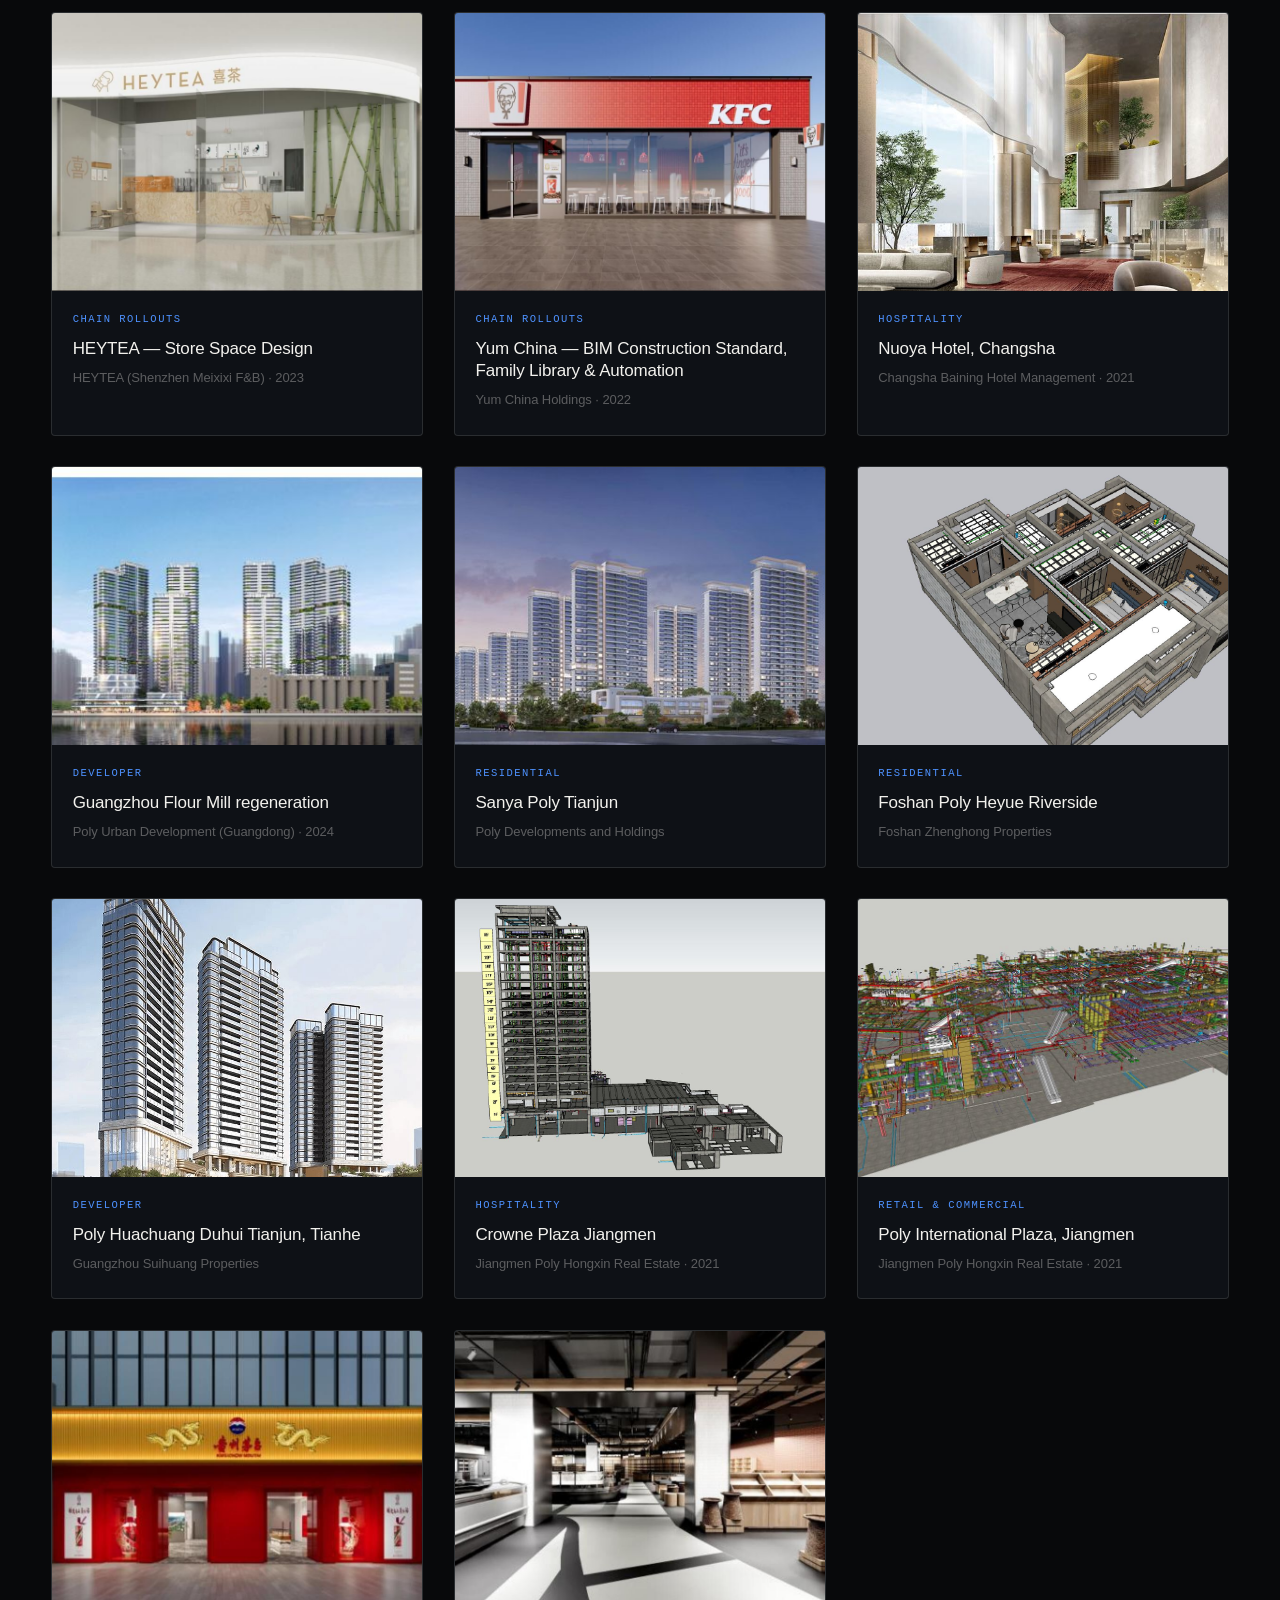
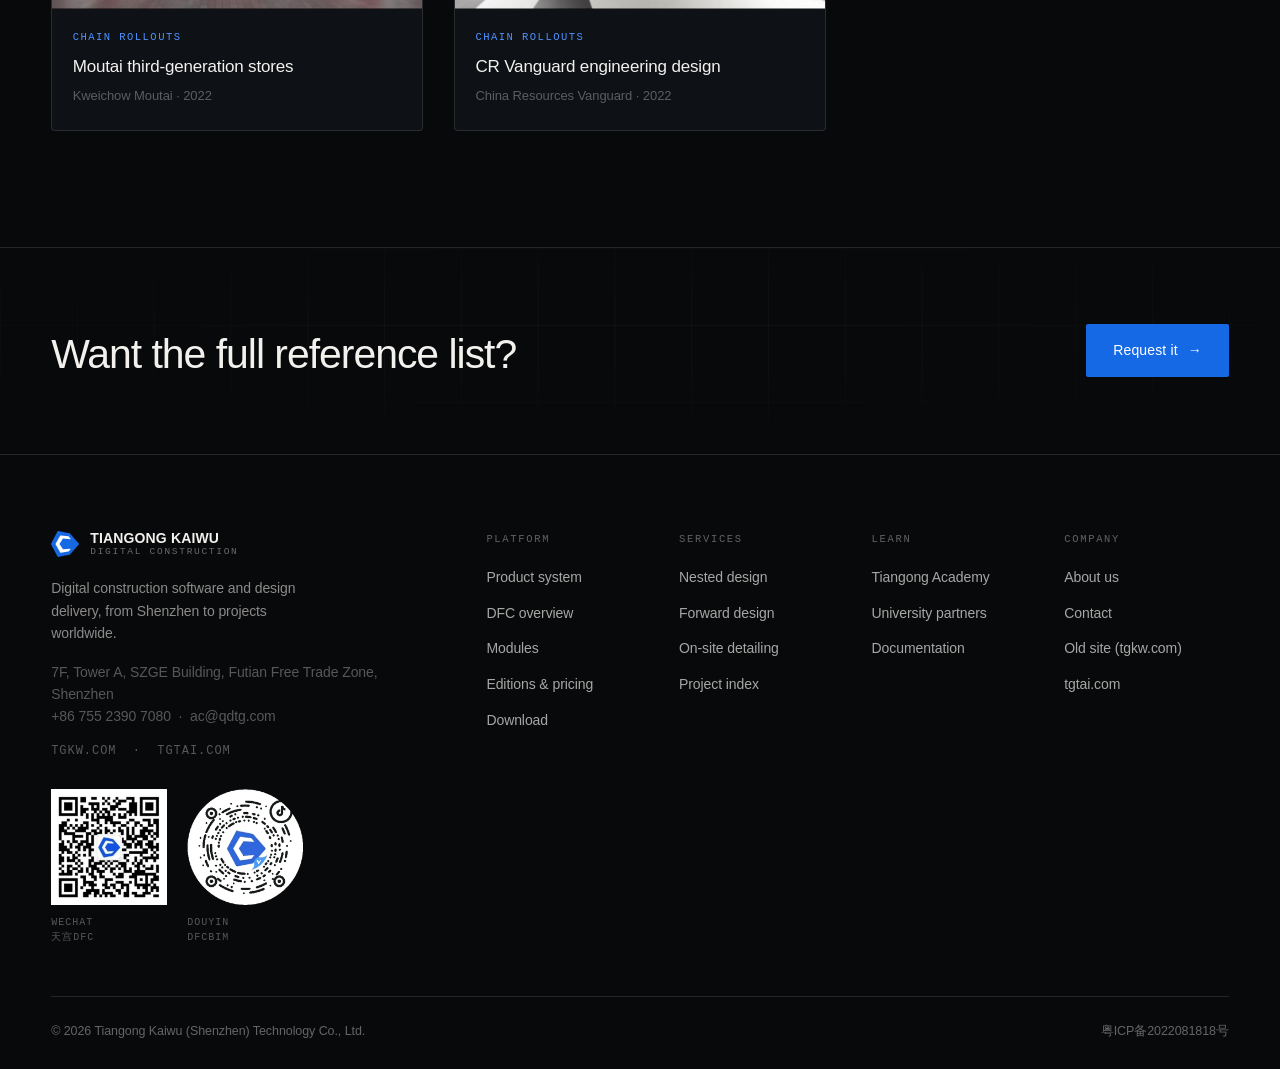
<file: projects.html>
<!DOCTYPE html>
<html lang="en" data-lang="en">
<head>
<meta charset="UTF-8">
<meta name="viewport" content="width=device-width, initial-scale=1">
<title>Projects — Tiangong Kaiwu</title>
<meta name="description" content="Selected BIM and design delivery projects across hospitality, healthcare, workplace, civic, retail and residential work — all delivered on the DFC platform.">
<link rel="icon" href="assets/img/tgkw-logo.svg" type="image/svg+xml">
<link rel="icon" href="assets/img/favicon-180.png" sizes="180x180">
<link rel="apple-touch-icon" href="assets/img/favicon-180.png">
<script>
/* Decide the language before first paint, so a Chinese visitor never sees a
   flash of English. assets/js/site.js repeats this logic (TG.pickLang /
   TG.applyLang) — if you change one, change the other. */
(function(){try{var q=new URLSearchParams(location.search).get("lang"),
s=localStorage.getItem("tg-lang"),n=(navigator.language||"en").toLowerCase(),
l=(q==="zh"||q==="en")?q:(s||(n.indexOf("zh")===0?"zh":"en")),d=document.documentElement;
d.setAttribute("data-lang",l);d.setAttribute("lang",l==="zh"?"zh-CN":"en");}catch(e){}})();
</script>
<link rel="stylesheet" href="assets/css/main.css">
</head>
<body>
<header data-hdr></header>

<main>
  <section class="phero">
    <div class="blueprint"></div>
    <div class="wrap">
      <p class="mono accent reveal" style="margin-bottom:20px">3 / <span data-lang="en">PROJECTS</span><span data-lang="zh">项目案例</span></p>
      <h1 class="h1 reveal" data-delay="60" style="max-width:18ch">
        <span data-lang="en">Every one built on our own platform</span>
        <span data-lang="zh">每一个，都由我们自己的平台交付</span>
      </h1>
      <p class="lede reveal" data-delay="120">
        <span data-lang="en">Over a hundred delivered projects — hotels, hospitals, headquarters, museums, stadiums, and transit. Filter by sector below.</span>
        <span data-lang="zh">已交付项目逾百个，涵盖酒店、医院、总部、博物馆、体育场馆与轨道交通。可按类型筛选。</span>
      </p>
    </div>
  </section>

  <section class="section">
    <div class="wrap">
      <div class="filters" data-filters></div>
      <div class="grid grid--3" data-projects-grid></div>
    </div>
  </section>

  <section class="section section--tight cta">
    <div class="blueprint"></div>
    <div class="wrap cta__in">
      <h2 class="h2 reveal" style="max-width:24ch">
        <span data-lang="en">Want the full reference list?</span>
        <span data-lang="zh">需要完整业绩清单？</span>
      </h2>
      <div class="btn-row reveal" data-delay="60" style="margin-top:0">
        <a class="btn btn--primary" href="contact.html">
          <span data-lang="en">Request it</span><span data-lang="zh">向我们索取</span> <span class="arw">→</span></a>
      </div>
    </div>
  </section>
</main>

<footer data-ftr></footer>
<script src="assets/js/data.js"></script>
<script src="assets/js/site.js"></script>
</body>
</html>
</file>
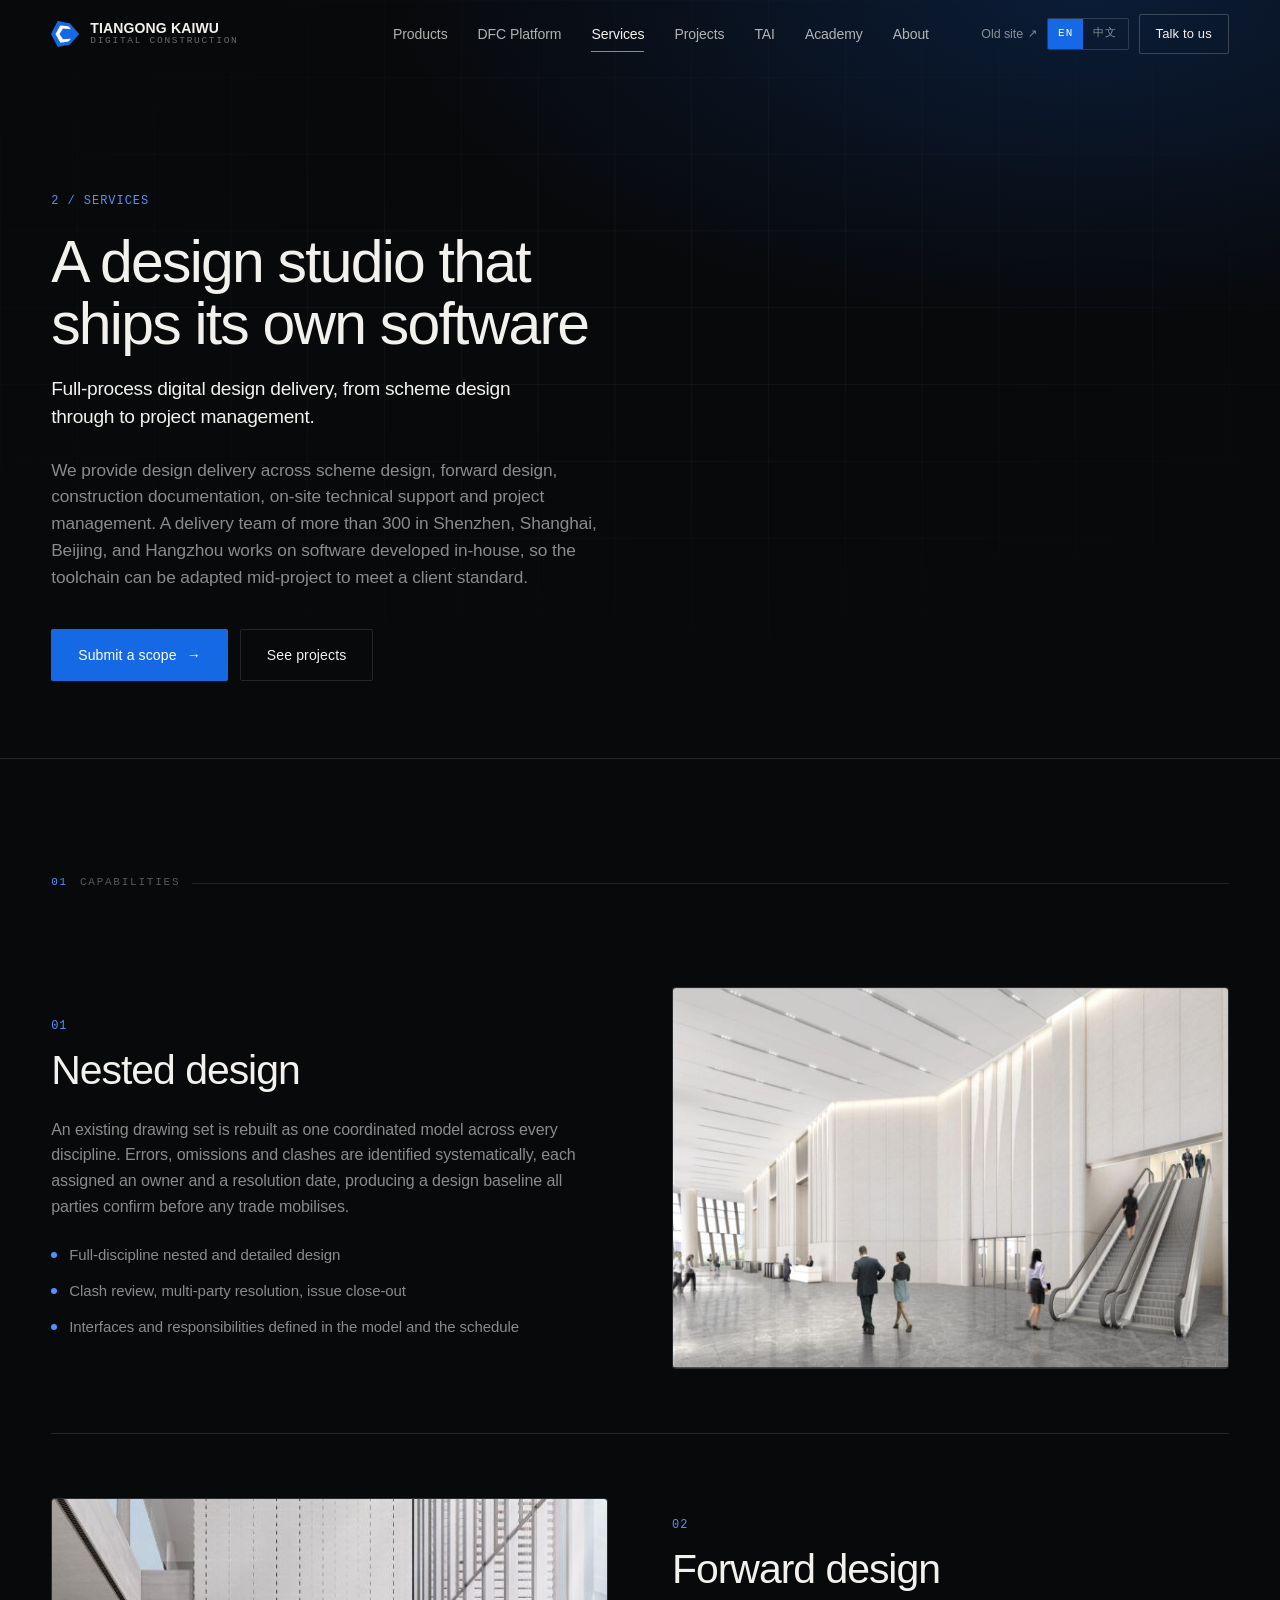
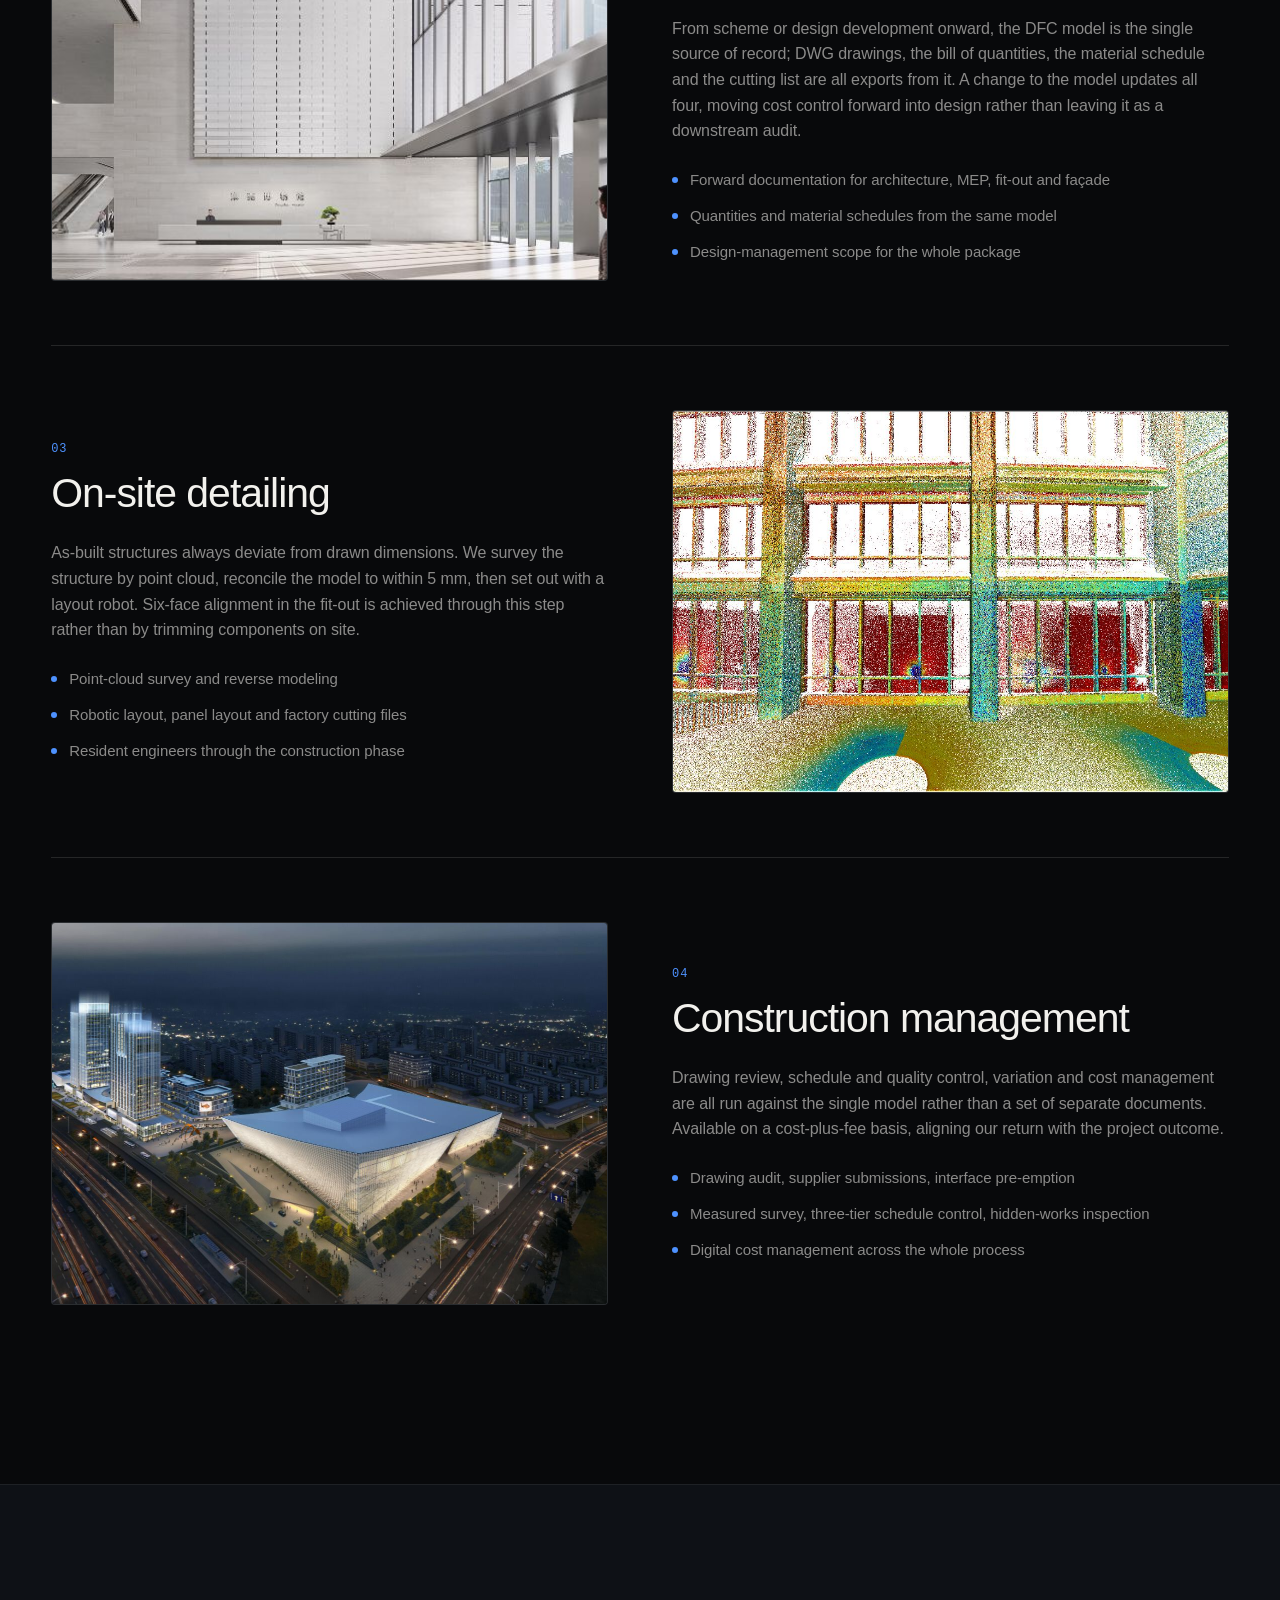
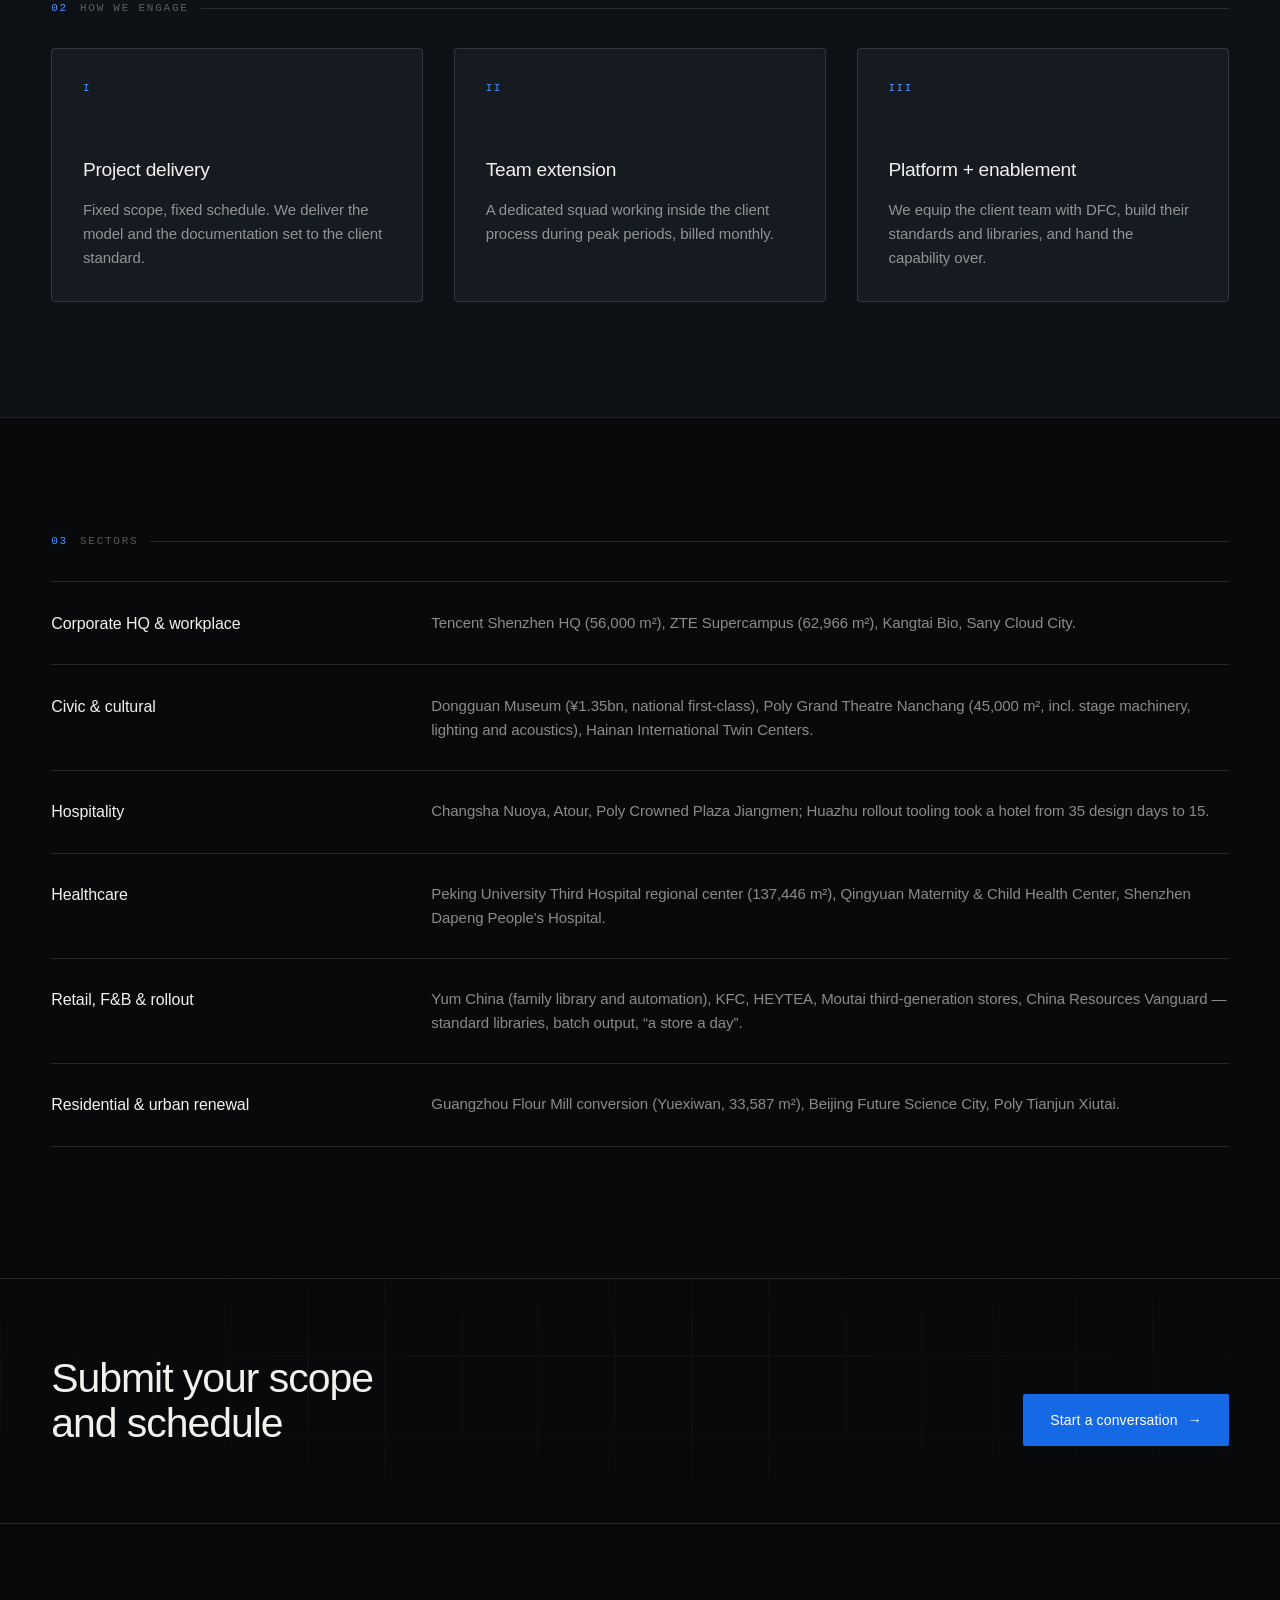
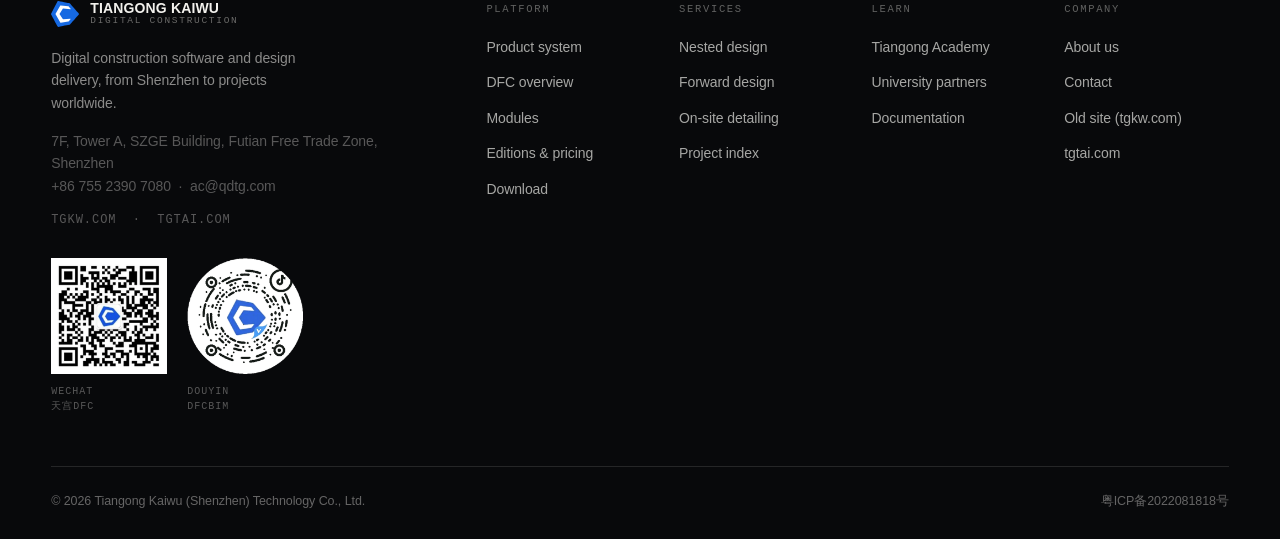
<file: services.html>
<!DOCTYPE html>
<html lang="en" data-lang="en">
<head>
<meta charset="UTF-8">
<meta name="viewport" content="width=device-width, initial-scale=1">
<title>Design Services — Tiangong Kaiwu</title>
<meta name="description" content="Nested design, forward design, on-site detailing with point cloud and robotic layout, and construction management — delivered on our own DFC platform for developers, contractors and design institutes.">
<link rel="icon" href="assets/img/tgkw-logo.svg" type="image/svg+xml">
<link rel="icon" href="assets/img/favicon-180.png" sizes="180x180">
<link rel="apple-touch-icon" href="assets/img/favicon-180.png">
<script>
/* Decide the language before first paint, so a Chinese visitor never sees a
   flash of English. assets/js/site.js repeats this logic (TG.pickLang /
   TG.applyLang) — if you change one, change the other. */
(function(){try{var q=new URLSearchParams(location.search).get("lang"),
s=localStorage.getItem("tg-lang"),n=(navigator.language||"en").toLowerCase(),
l=(q==="zh"||q==="en")?q:(s||(n.indexOf("zh")===0?"zh":"en")),d=document.documentElement;
d.setAttribute("data-lang",l);d.setAttribute("lang",l==="zh"?"zh-CN":"en");}catch(e){}})();
</script>
<link rel="stylesheet" href="assets/css/main.css">
</head>
<body>
<header data-hdr></header>

<main>
  <section class="phero">
    <div class="blueprint"></div>
    <div class="wrap">
      <p class="mono accent reveal" style="margin-bottom:20px">2 / <span data-lang="en">SERVICES</span><span data-lang="zh">设计服务</span></p>
      <h1 class="h1 reveal" data-delay="60" style="max-width:20ch">
        <span data-lang="en">A design studio that ships its own software</span>
        <span data-lang="zh">一个自研软件的设计团队</span>
      </h1>
      <p class="h-sub reveal" data-delay="110">
        <span data-lang="en">Full-process digital design delivery, from scheme design through to project management.</span>
        <span data-lang="zh">覆盖全流程的数字化设计交付服务。</span>
      </p>
      <p class="lede reveal" data-delay="150">
        <span data-lang="en">We provide design delivery across scheme design, forward design, construction documentation, on-site technical support and project management. A delivery team of more than 300 in Shenzhen, Shanghai, Beijing, and Hangzhou works on software developed in-house, so the toolchain can be adapted mid-project to meet a client standard.</span>
        <span data-lang="zh">我们提供覆盖方案设计、正向设计、施工图深化、现场技术支持及项目管理的全流程数字化设计交付服务。300 余人的实施落地团队分布于深圳、上海、北京、杭州，使用自主研发的软件作业，工具链可在项目过程中按客户标准调整。</span>
      </p>
      <div class="btn-row reveal" data-delay="180">
        <a class="btn btn--primary" href="contact.html">
          <span data-lang="en">Submit a scope</span><span data-lang="zh">提交项目需求</span> <span class="arw">→</span></a>
        <a class="btn btn--ghost" href="projects.html">
          <span data-lang="en">See projects</span><span data-lang="zh">查看案例</span></a>
      </div>
    </div>
  </section>

  <!-- CAPABILITIES -->
  <section class="section">
    <div class="wrap">
      <p class="eyebrow reveal"><span class="num">01</span>
        <span data-lang="en">Capabilities</span><span data-lang="zh">服务能力</span></p>

      <div class="frow reveal" id="nested">
        <div>
          <p class="mono accent">01</p>
          <h2 class="h2 mt-s"><span data-lang="en">Nested design</span><span data-lang="zh">嵌套设计</span></h2>
          <p class="body mt-m">
            <span data-lang="en">An existing drawing set is rebuilt as one coordinated model across every discipline. Errors, omissions and clashes are identified systematically, each assigned an owner and a resolution date, producing a design baseline all parties confirm before any trade mobilises.</span>
            <span data-lang="zh">在既有施工图基础上重建为全专业协同模型，系统识别错、漏、碰、缺，每一项指定责任人与处理时限。在各专业进场之前，形成一份各方共同确认的设计基准。</span>
          </p>
          <ul class="checks">
            <li><span data-lang="en">Full-discipline nested and detailed design</span><span data-lang="zh">全专业嵌套设计与深化设计</span></li>
            <li><span data-lang="en">Clash review, multi-party resolution, issue close-out</span><span data-lang="zh">碰撞检查、多方评审决策、问题闭环归零</span></li>
            <li><span data-lang="en">Interfaces and responsibilities defined in the model and the schedule</span><span data-lang="zh">界面与责任在模型和清单中提前界定</span></li>
          </ul>
        </div>
        <div class="frow__media"><img src="assets/img/projects/tencent-hq-02.jpg" alt=""></div>
      </div>

      <div class="frow frow--flip reveal" id="forward">
        <div>
          <p class="mono accent">02</p>
          <h2 class="h2 mt-s"><span data-lang="en">Forward design</span><span data-lang="zh">正向设计</span></h2>
          <p class="body mt-m">
            <span data-lang="en">From scheme or design development onward, the DFC model is the single source of record; DWG drawings, the bill of quantities, the material schedule and the cutting list are all exports from it. A change to the model updates all four, moving cost control forward into design rather than leaving it as a downstream audit.</span>
            <span data-lang="zh">自方案或扩初阶段起，DFC 模型即为唯一数据源，DWG 施工图、工程量清单、物料表与下料单均由其导出。模型一经修改，四类成果同步更新，成本控制因此前置为设计阶段的决策依据，而非事后核对环节。</span>
          </p>
          <ul class="checks">
            <li><span data-lang="en">Forward documentation for architecture, MEP, fit-out and façade</span><span data-lang="zh">建筑、机电、装饰、幕墙施工图正向设计</span></li>
            <li><span data-lang="en">Quantities and material schedules from the same model</span><span data-lang="zh">工程量清单与物料表同源导出</span></li>
            <li><span data-lang="en">Design-management scope for the whole package</span><span data-lang="zh">设计总包服务</span></li>
          </ul>
        </div>
        <div class="frow__media"><img src="assets/img/projects/dongguan-museum-02.jpg" alt=""></div>
      </div>

      <div class="frow reveal" id="site">
        <div>
          <p class="mono accent">03</p>
          <h2 class="h2 mt-s"><span data-lang="en">On-site detailing</span><span data-lang="zh">施工现场深化</span></h2>
          <p class="body mt-m">
            <span data-lang="en">As-built structures always deviate from drawn dimensions. We survey the structure by point cloud, reconcile the model to within 5 mm, then set out with a layout robot. Six-face alignment in the fit-out is achieved through this step rather than by trimming components on site.</span>
            <span data-lang="zh">实际建成结构与图纸尺寸始终存在偏差。我们对已建结构进行点云扫描，将模型与点云校准至 5mm 以内，再由放线机器人完成现场定位。室内六面对缝的精度由此环节保障，而非依靠现场裁切修正。</span>
          </p>
          <ul class="checks">
            <li><span data-lang="en">Point-cloud survey and reverse modeling</span><span data-lang="zh">点云扫描与逆向建模</span></li>
            <li><span data-lang="en">Robotic layout, panel layout and factory cutting files</span><span data-lang="zh">机器人放线、排版下单与工厂下料</span></li>
            <li><span data-lang="en">Resident engineers through the construction phase</span><span data-lang="zh">施工阶段驻场服务</span></li>
          </ul>
        </div>
        <div class="frow__media"><img src="assets/img/projects/changsha-nuoya-hotel-02.jpg" alt=""></div>
      </div>

      <div class="frow frow--flip reveal" id="management">
        <div>
          <p class="mono accent">04</p>
          <h2 class="h2 mt-s"><span data-lang="en">Construction management</span><span data-lang="zh">施工管理服务</span></h2>
          <p class="body mt-m">
            <span data-lang="en">Drawing review, schedule and quality control, variation and cost management are all run against the single model rather than a set of separate documents. Available on a cost-plus-fee basis, aligning our return with the project outcome.</span>
            <span data-lang="zh">图纸审核、进度与质量管控、变更与成本管理均基于统一模型执行，而非分散的图纸文件。可采用成本加酬金模式，使服务方收益与项目效益直接挂钩。</span>
          </p>
          <ul class="checks">
            <li><span data-lang="en">Drawing audit, supplier submissions, interface pre-emption</span><span data-lang="zh">全专业图纸审核、供应商图纸整合、冲突预判</span></li>
            <li><span data-lang="en">Measured survey, three-tier schedule control, hidden-works inspection</span><span data-lang="zh">实测实量复核、三级进度管控、隐蔽工程监督</span></li>
            <li><span data-lang="en">Digital cost management across the whole process</span><span data-lang="zh">工程造价数字化管理</span></li>
          </ul>
        </div>
        <div class="frow__media"><img src="assets/img/projects/poly-grand-theatre-02.jpg" alt=""></div>
      </div>
    </div>
  </section>

  <!-- ENGAGEMENT -->
  <section class="section" data-surface="alt">
    <div class="wrap">
      <p class="eyebrow reveal"><span class="num">02</span>
        <span data-lang="en">How we engage</span><span data-lang="zh">合作方式</span></p>
      <div class="grid grid--3">
        <div class="card reveal">
          <div class="card__ix">I</div>
          <h3 class="card__t"><span data-lang="en">Project delivery</span><span data-lang="zh">项目交付</span></h3>
          <p class="card__d"><span data-lang="en">Fixed scope, fixed schedule. We deliver the model and the documentation set to the client standard.</span>
            <span data-lang="zh">范围与工期固定，按客户标准交付模型与图纸成果。</span></p>
        </div>
        <div class="card reveal" data-delay="60">
          <div class="card__ix">II</div>
          <h3 class="card__t"><span data-lang="en">Team extension</span><span data-lang="zh">团队外延</span></h3>
          <p class="card__d"><span data-lang="en">A dedicated squad working inside the client process during peak periods, billed monthly.</span>
            <span data-lang="zh">业务高峰期由专属小组进入客户既有流程配合作业，按月计费。</span></p>
        </div>
        <div class="card reveal" data-delay="120">
          <div class="card__ix">III</div>
          <h3 class="card__t"><span data-lang="en">Platform + enablement</span><span data-lang="zh">平台 + 能力建设</span></h3>
          <p class="card__d"><span data-lang="en">We equip the client team with DFC, build their standards and libraries, and hand the capability over.</span>
            <span data-lang="zh">为客户团队部署 DFC，建立企业标准与族库，最终完成能力移交。</span></p>
        </div>
      </div>
    </div>
  </section>

  <!-- SECTORS -->
  <section class="section">
    <div class="wrap">
      <p class="eyebrow reveal"><span class="num">03</span>
        <span data-lang="en">Sectors</span><span data-lang="zh">覆盖类型</span></p>
      <dl class="deflist reveal">
        <div><dt><span data-lang="en">Corporate HQ &amp; workplace</span><span data-lang="zh">总部与办公</span></dt>
          <dd><span data-lang="en">Tencent Shenzhen HQ (56,000 m²), ZTE Supercampus (62,966 m²), Kangtai Bio, Sany Cloud City.</span>
              <span data-lang="zh">腾讯深圳总部 5.6 万㎡、中兴通讯超级总部 6.3 万㎡、康泰生物大厦、三一云都研发楼。</span></dd></div>
        <div><dt><span data-lang="en">Civic &amp; cultural</span><span data-lang="zh">文化与公建</span></dt>
          <dd><span data-lang="en">Dongguan Museum (¥1.35bn, national first-class), Poly Grand Theatre Nanchang (45,000 m², incl. stage machinery, lighting and acoustics), Hainan International Twin Centers.</span>
              <span data-lang="zh">东莞市博物馆（13.5 亿元，国家一级博物馆）、南昌保利大剧院 4.5 万㎡（含舞台机械、灯光、音响、声学）、海南国际双中心。</span></dd></div>
        <div><dt><span data-lang="en">Hospitality</span><span data-lang="zh">酒店</span></dt>
          <dd><span data-lang="en">Changsha Nuoya, Atour, Poly Crowned Plaza Jiangmen; Huazhu rollout tooling took a hotel from 35 design days to 15.</span>
              <span data-lang="zh">长沙诺雅、亚朵、江门保利皇冠假日；华住标准化工具链把单店设计从 35 天压缩到 15 天。</span></dd></div>
        <div><dt><span data-lang="en">Healthcare</span><span data-lang="zh">医疗</span></dt>
          <dd><span data-lang="en">Peking University Third Hospital regional center (137,446 m²), Qingyuan Maternity &amp; Child Health Center, Shenzhen Dapeng People's Hospital.</span>
              <span data-lang="zh">北医三院国家区域医疗中心 13.7 万㎡、清远市妇幼保健院、深圳大鹏新区人民医院。</span></dd></div>
        <div><dt><span data-lang="en">Retail, F&amp;B &amp; rollout</span><span data-lang="zh">商业与连锁复制</span></dt>
          <dd><span data-lang="en">Yum China (family library and automation), KFC, HEYTEA, Moutai third-generation stores, China Resources Vanguard — standard libraries, batch output, “a store a day”.</span>
              <span data-lang="zh">百胜中国（族库与智能化开发）、肯德基、喜茶、茅台第三代专卖店、华润万家——企业标准库、批量出图，"一天一店"。</span></dd></div>
        <div><dt><span data-lang="en">Residential &amp; urban renewal</span><span data-lang="zh">住宅与城市更新</span></dt>
          <dd><span data-lang="en">Guangzhou Flour Mill conversion (Yuexiwan, 33,587 m²), Beijing Future Science City, Poly Tianjun Xiutai.</span>
              <span data-lang="zh">广州面粉厂改造·玥玺湾 33,587㎡、北京未来科技城、保利天珺秀台。</span></dd></div>
      </dl>
    </div>
  </section>

  <section class="section section--tight cta">
    <div class="blueprint"></div>
    <div class="wrap cta__in">
      <h2 class="h2 reveal" style="max-width:22ch">
        <span data-lang="en">Submit your scope and schedule</span>
        <span data-lang="zh">提交项目范围与计划周期</span>
      </h2>
      <div class="btn-row reveal" data-delay="60" style="margin-top:0">
        <a class="btn btn--primary" href="contact.html">
          <span data-lang="en">Start a conversation</span><span data-lang="zh">开始沟通</span> <span class="arw">→</span></a>
      </div>
    </div>
  </section>
</main>

<footer data-ftr></footer>
<script src="assets/js/data.js"></script>
<script src="assets/js/site.js"></script>
</body>
</html>
</file>
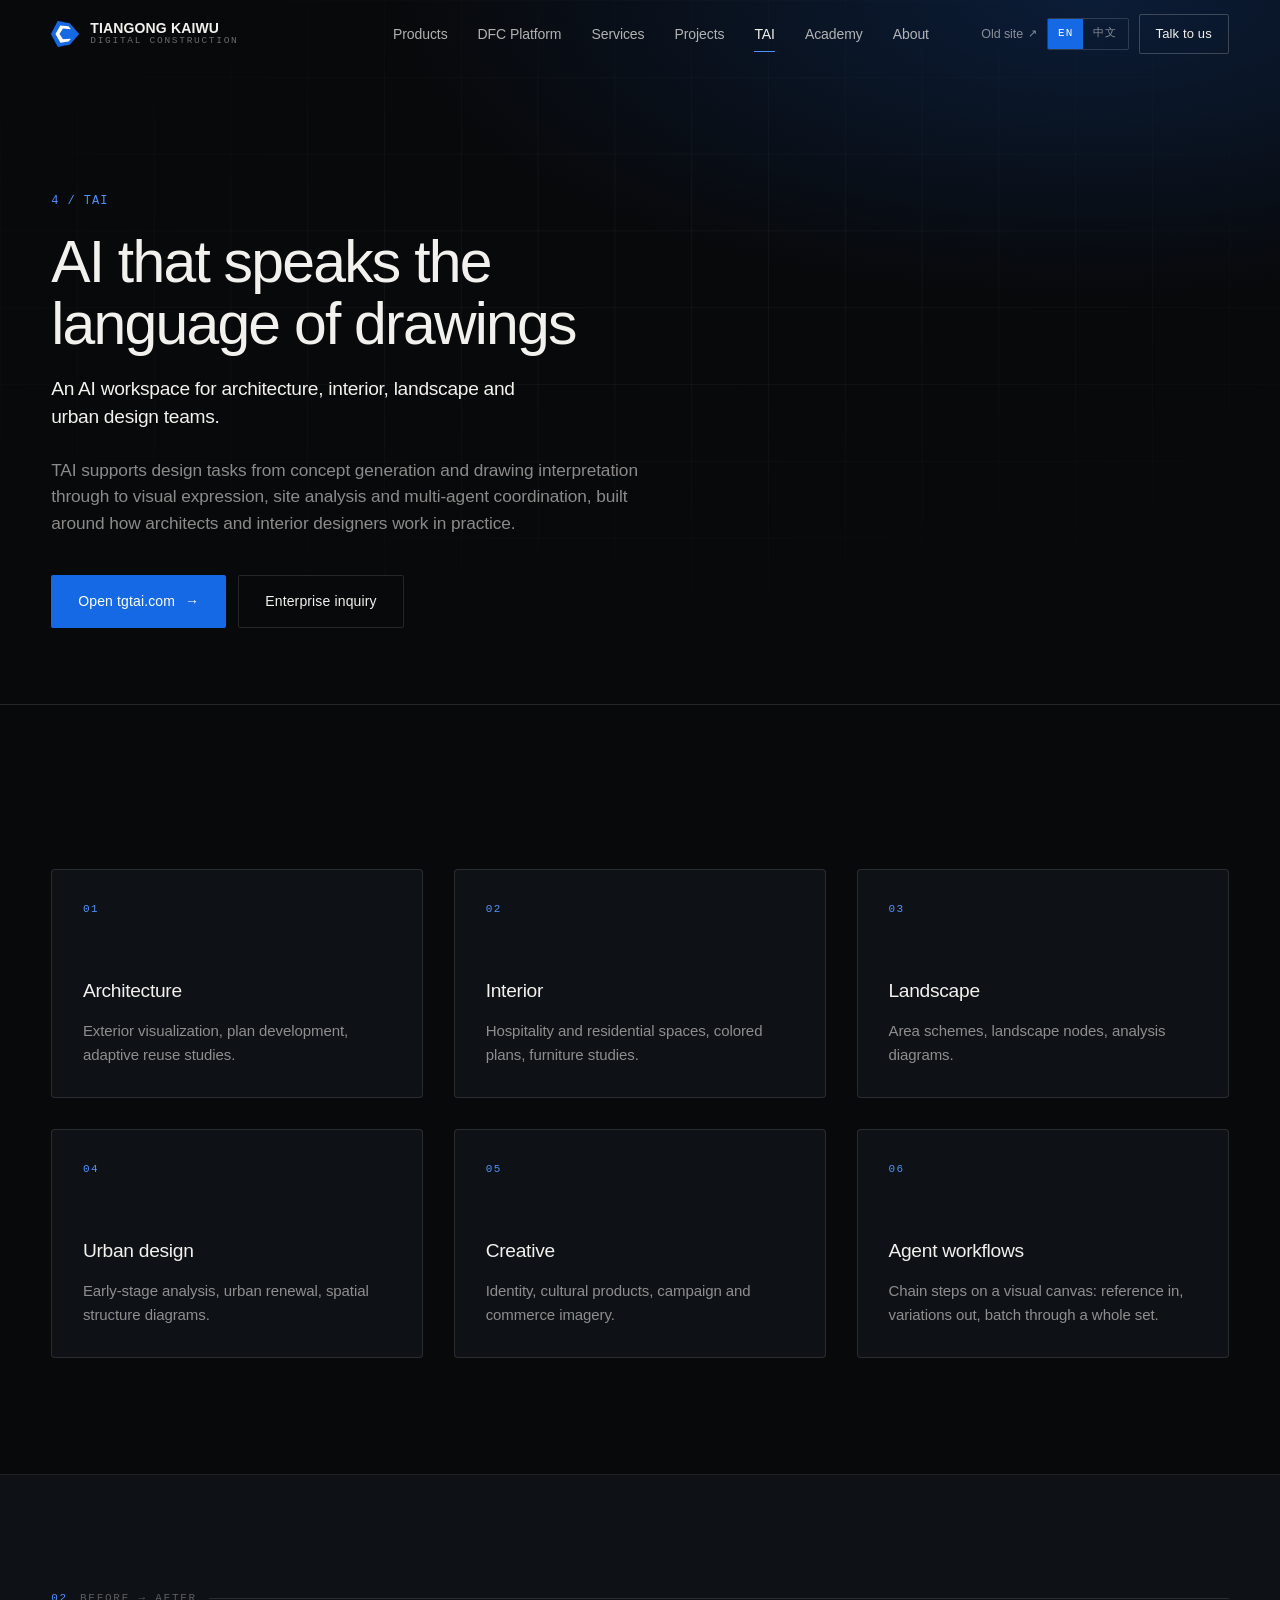
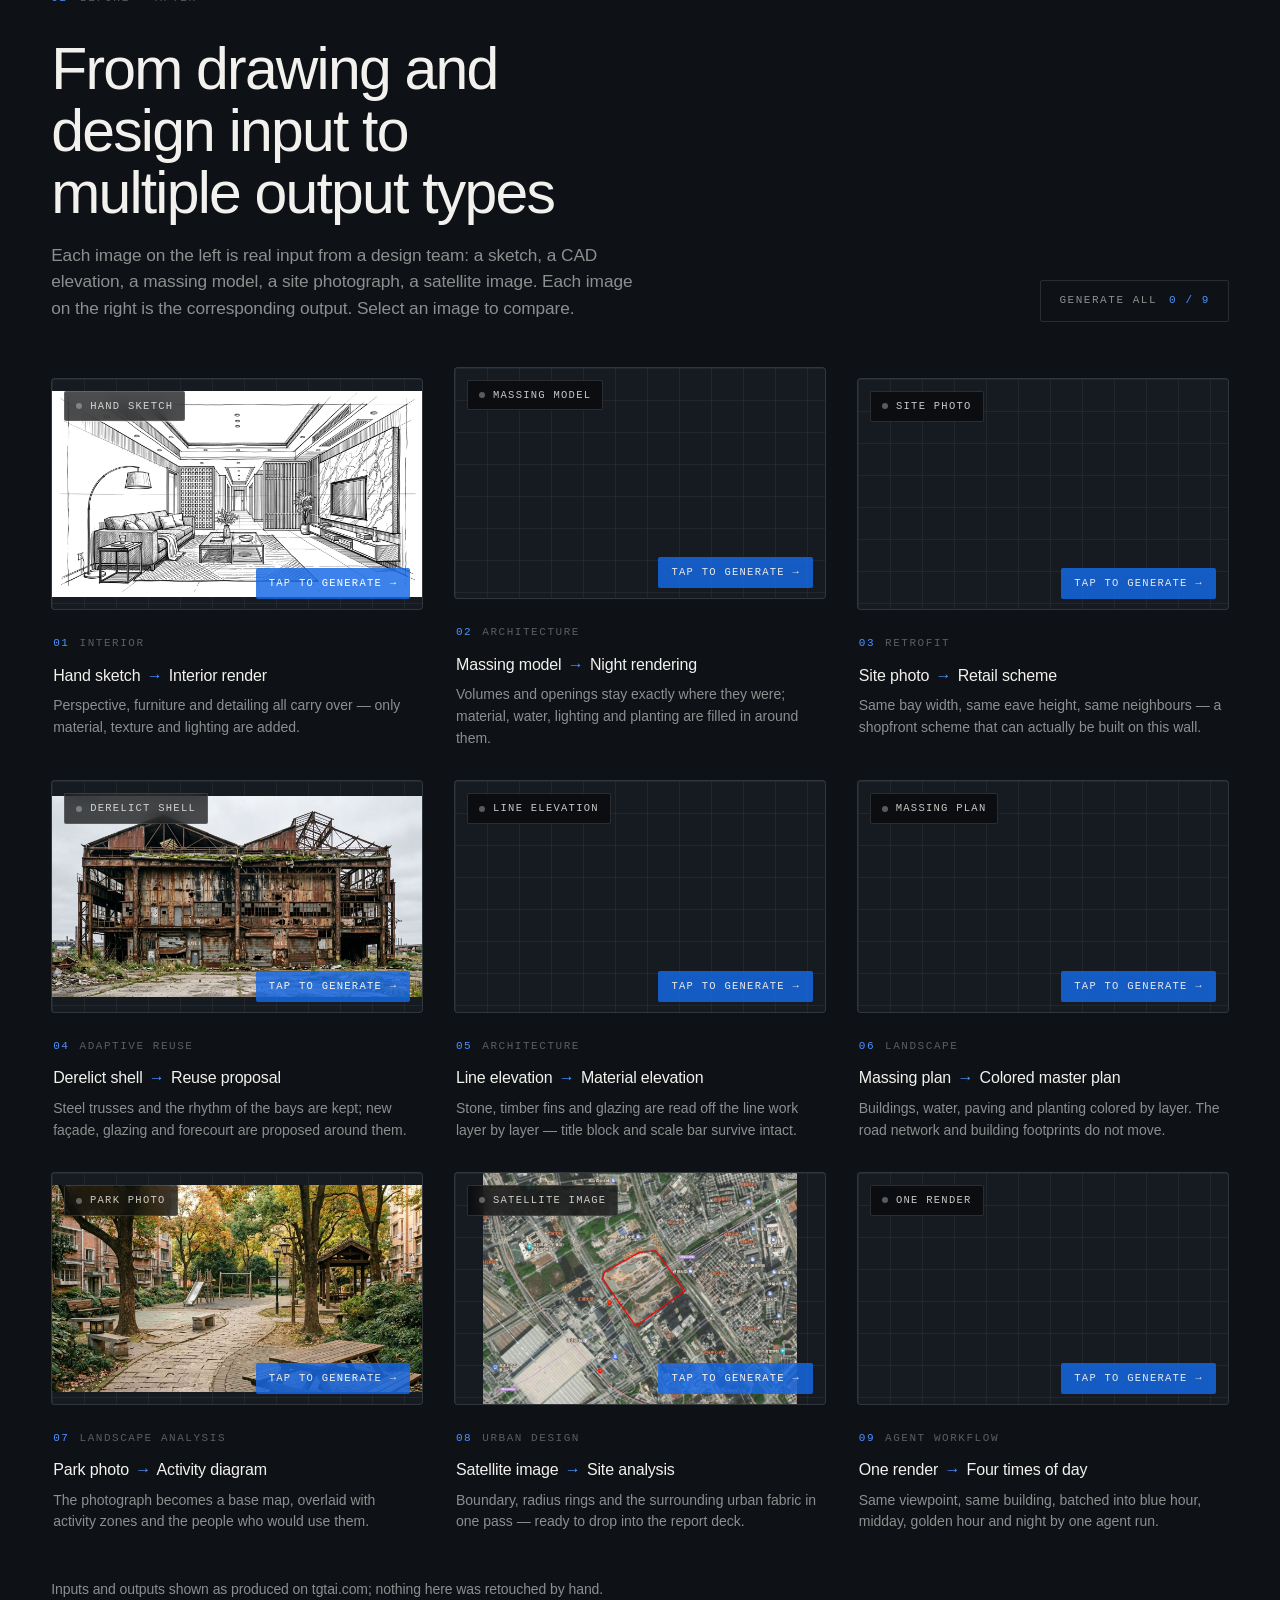
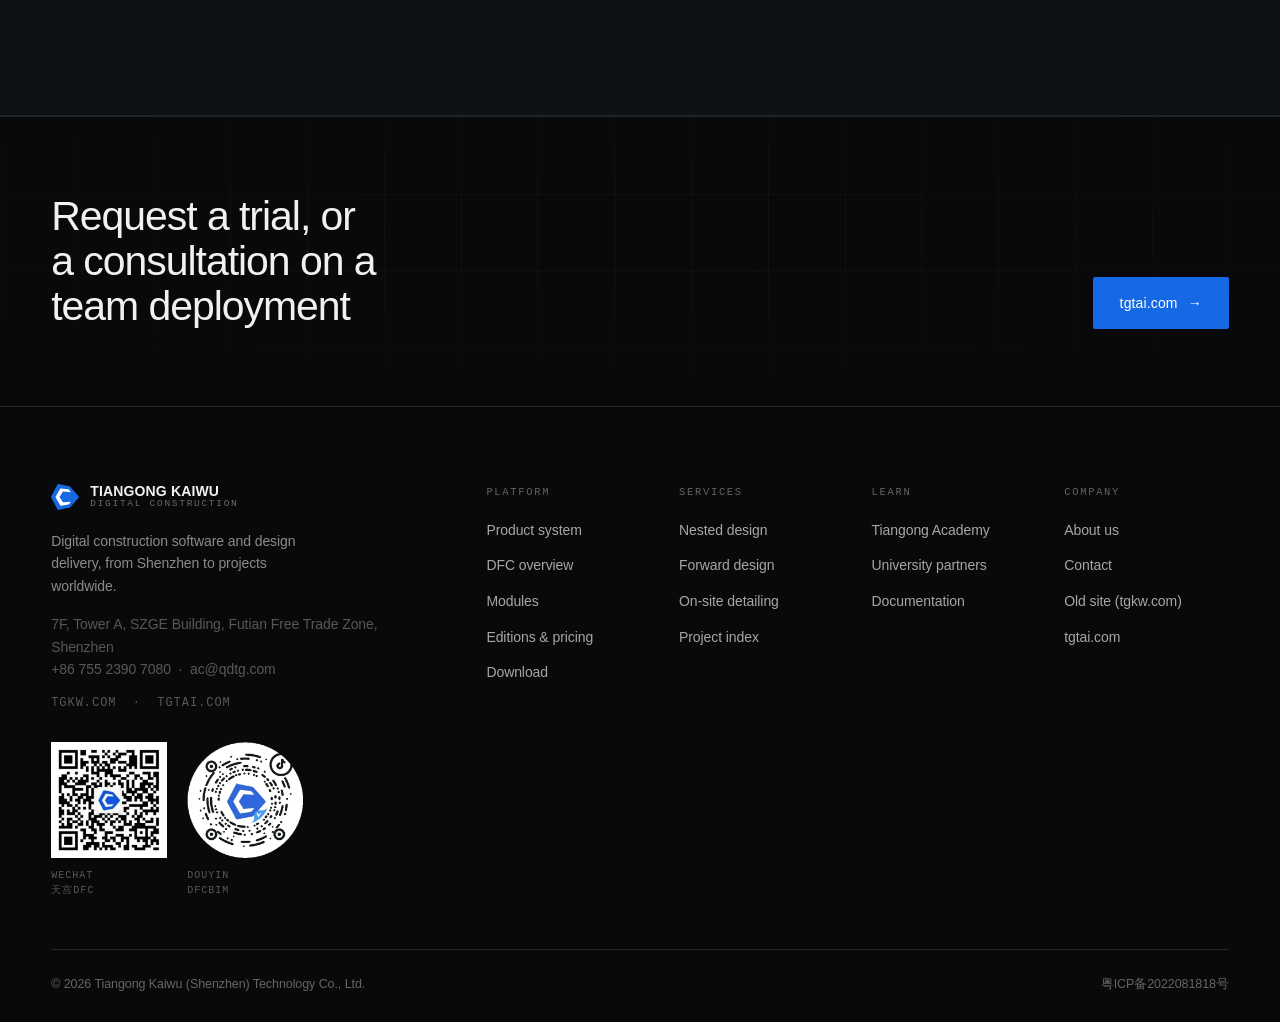
<file: tai.html>
<!DOCTYPE html>
<html lang="en" data-lang="en">
<head>
<meta charset="UTF-8">
<meta name="viewport" content="width=device-width, initial-scale=1">
<title>Tiangong TAI — AI for design teams</title>
<meta name="description" content="Tiangong TAI is an AI workspace for architecture, interior, landscape and urban design teams: concept imagery, plan rendering, analysis diagrams, and agent workflows.">
<link rel="icon" href="assets/img/tgkw-logo.svg" type="image/svg+xml">
<link rel="icon" href="assets/img/favicon-180.png" sizes="180x180">
<link rel="apple-touch-icon" href="assets/img/favicon-180.png">
<script>
/* Decide the language before first paint, so a Chinese visitor never sees a
   flash of English. assets/js/site.js repeats this logic (TG.pickLang /
   TG.applyLang) — if you change one, change the other. */
(function(){try{var q=new URLSearchParams(location.search).get("lang"),
s=localStorage.getItem("tg-lang"),n=(navigator.language||"en").toLowerCase(),
l=(q==="zh"||q==="en")?q:(s||(n.indexOf("zh")===0?"zh":"en")),d=document.documentElement;
d.setAttribute("data-lang",l);d.setAttribute("lang",l==="zh"?"zh-CN":"en");}catch(e){}})();
</script>
<link rel="stylesheet" href="assets/css/main.css">
</head>
<body>
<header data-hdr></header>

<main>
  <section class="phero">
    <div class="blueprint"></div>
    <div class="wrap">
      <p class="mono accent reveal" style="margin-bottom:20px">4 / TAI</p>
      <h1 class="h1 reveal" data-delay="60" style="max-width:18ch">
        <span data-lang="en">AI that speaks the language of drawings</span>
        <span data-lang="zh">懂图纸语言的 AI</span>
      </h1>
      <p class="h-sub reveal" data-delay="110">
        <span data-lang="en">An AI workspace for architecture, interior, landscape and urban design teams.</span>
        <span data-lang="zh">面向建筑、室内、景观及城市设计团队的人工智能工作平台。</span>
      </p>
      <p class="lede reveal" data-delay="150">
        <span data-lang="en">TAI supports design tasks from concept generation and drawing interpretation through to visual expression, site analysis and multi-agent coordination, built around how architects and interior designers work in practice.</span>
        <span data-lang="zh">天宫 TAI 支持从概念生成、图纸解析、效果表达、场地分析到多智能体协同等设计任务，围绕建筑与室内设计师的真实工作方式构建。</span>
      </p>
      <div class="btn-row reveal" data-delay="180">
        <a class="btn btn--primary" href="https://tgtai.com" target="_blank" rel="noopener">
          <span data-lang="en">Open tgtai.com</span><span data-lang="zh">打开 tgtai.com</span> <span class="arw">→</span></a>
        <a class="btn btn--ghost" href="contact.html">
          <span data-lang="en">Enterprise inquiry</span><span data-lang="zh">企业咨询</span></a>
      </div>
    </div>
  </section>

  <section class="section">
    <div class="wrap">
      <p class="eyebrow reveal"><span class="num">01</span>
        <span data-lang="en">Disciplines</span><span data-lang="zh">覆盖专业</span></p>
      <div class="grid grid--3">
        <div class="card reveal">
          <div class="card__ix">01</div>
          <h3 class="card__t"><span data-lang="en">Architecture</span><span data-lang="zh">建筑设计</span></h3>
          <p class="card__d"><span data-lang="en">Exterior visualization, plan development, adaptive reuse studies.</span>
            <span data-lang="zh">建筑外观效果、平面深化、改造方案研究。</span></p>
        </div>
        <div class="card reveal" data-delay="60">
          <div class="card__ix">02</div>
          <h3 class="card__t"><span data-lang="en">Interior</span><span data-lang="zh">室内设计</span></h3>
          <p class="card__d"><span data-lang="en">Hospitality and residential spaces, colored plans, furniture studies.</span>
            <span data-lang="zh">酒店与住宅空间、彩色平面、家具方案。</span></p>
        </div>
        <div class="card reveal" data-delay="120">
          <div class="card__ix">03</div>
          <h3 class="card__t"><span data-lang="en">Landscape</span><span data-lang="zh">园林景观</span></h3>
          <p class="card__d"><span data-lang="en">Area schemes, landscape nodes, analysis diagrams.</span>
            <span data-lang="zh">区域景观、景观节点、景观分析。</span></p>
        </div>
        <div class="card reveal" data-delay="180">
          <div class="card__ix">04</div>
          <h3 class="card__t"><span data-lang="en">Urban design</span><span data-lang="zh">城市规划</span></h3>
          <p class="card__d"><span data-lang="en">Early-stage analysis, urban renewal, spatial structure diagrams.</span>
            <span data-lang="zh">前期分析、城市更新、空间结构分析。</span></p>
        </div>
        <div class="card reveal" data-delay="240">
          <div class="card__ix">05</div>
          <h3 class="card__t"><span data-lang="en">Creative</span><span data-lang="zh">创意设计</span></h3>
          <p class="card__d"><span data-lang="en">Identity, cultural products, campaign and commerce imagery.</span>
            <span data-lang="zh">标志设计、文创产品、电商与广告视觉。</span></p>
        </div>
        <div class="card reveal" data-delay="300">
          <div class="card__ix">06</div>
          <h3 class="card__t"><span data-lang="en">Agent workflows</span><span data-lang="zh">Agent 工作流</span></h3>
          <p class="card__d"><span data-lang="en">Chain steps on a visual canvas: reference in, variations out, batch through a whole set.</span>
            <span data-lang="zh">在可视化画布上串联步骤：输入参考、产出变体、批量处理整套图纸。</span></p>
        </div>
      </div>
    </div>
  </section>

  <section class="section" data-surface="alt" id="before-after">
    <div class="wrap">
      <p class="eyebrow reveal"><span class="num">02</span>
        <span data-lang="en">Before &#8594; after</span><span data-lang="zh">前后对比</span></p>

      <div class="ba-head">
        <div>
          <h2 class="h1 reveal" style="max-width:20ch">
            <span data-lang="en">From drawing and design input to multiple output types</span>
            <span data-lang="zh">从图纸与设计输入，到多类型成果输出</span>
          </h2>
          <p class="lede reveal" data-delay="60" style="margin-top:18px">
            <span data-lang="en">Each image on the left is real input from a design team: a sketch, a CAD elevation, a massing model, a site photograph, a satellite image. Each image on the right is the corresponding output. Select an image to compare.</span>
            <span data-lang="zh">左侧均为设计团队的真实输入：草图、CAD 立面、体块白模、现场照片、卫星影像；右侧为对应的生成结果。点击图片可切换对比。</span>
          </p>
        </div>
        <button type="button" class="ba-all reveal" data-ba-all data-delay="120">
          <span class="ba-all__on"><span data-lang="en">Generate all</span><span data-lang="zh">全部生成</span></span>
          <span class="ba-all__off"><span data-lang="en">Reset all</span><span data-lang="zh">全部还原</span></span>
          <span data-ba-count>0 / 9</span>
        </button>
      </div>

      <div class="grid grid--3" data-ba-grid></div>

      <p class="small reveal" style="margin-top:clamp(28px,3.5vw,48px)">
        <span data-lang="en">Inputs and outputs shown as produced on tgtai.com; nothing here was retouched by hand.</span>
        <span data-lang="zh">以上输入与输出均为 tgtai.com 实际生成结果，未经人工修图。</span>
      </p>
    </div>
  </section>

  <section class="section section--tight cta">
    <div class="blueprint"></div>
    <div class="wrap cta__in">
      <h2 class="h2 reveal" style="max-width:22ch">
        <span data-lang="en">Request a trial, or a consultation on a team deployment</span>
        <span data-lang="zh">申请产品试用与团队解决方案咨询</span>
      </h2>
      <div class="btn-row reveal" data-delay="60" style="margin-top:0">
        <a class="btn btn--primary" href="https://tgtai.com" target="_blank" rel="noopener">
          tgtai.com <span class="arw">→</span></a>
      </div>
    </div>
  </section>
</main>

<footer data-ftr></footer>
<script src="assets/js/data.js"></script>
<script src="assets/js/site.js"></script>
</body>
</html>
</file>
<file: assets/css/main.css>
/* ==========================================================================
   TIANGONG KAIWU — Design System
   Edit tokens here; everything else inherits.
   ========================================================================== */

/* ---- 1. Tokens ---------------------------------------------------------- */
:root{
  /* Brand */
  --brand:        #1669E5;
  --brand-lift:   #4E92FF;
  --brand-deep:   #0B3F8F;

  /* Ink surfaces (default = dark) */
  --bg:           #08090B;
  --bg-2:         #0E1116;
  --bg-3:         #151A21;
  --fg:           #F2F1ED;
  --muted:        rgba(242,241,237,.56);
  --faint:        rgba(242,241,237,.34);
  --line:         rgba(242,241,237,.12);
  --line-soft:    rgba(242,241,237,.07);

  /* Type */
  --font-sans: -apple-system, BlinkMacSystemFont, "Segoe UI", "Helvetica Neue",
               "PingFang SC", "Hiragino Sans GB", "Microsoft YaHei",
               "Source Han Sans SC", "Noto Sans CJK SC", sans-serif;
  --font-mono: ui-monospace, SFMono-Regular, "SF Mono", Menlo, Consolas,
               "Liberation Mono", monospace;

  /* Rhythm */
  --wrap:       1400px;
  --gutter:     clamp(20px, 4vw, 56px);
  --sec-y:      clamp(72px, 9vw, 152px);
  --radius:     2px;
  --radius-lg:  4px;

  /* Motion */
  --ease: cubic-bezier(.22,.61,.36,1);
}

/* Alt surface — put data-surface="alt" on any <section> for a subtle
   step up from the page background while staying in the dark palette. */
[data-surface="alt"]{
  --bg:        #0E1116;
  --bg-2:      #161B22;
  --bg-3:      #1D242E;
}
.section[data-surface="alt"]{ border-block:1px solid var(--line-soft); }
.section[data-surface="alt"]:last-child{ border-bottom:0; }

/* Light surface — available but unused; the site runs one dark palette. */
[data-surface="light"]{
  --bg:        #F2F1ED;
  --bg-2:      #E8E6E0;
  --bg-3:      #DEDBD3;
  --fg:        #08090B;
  --muted:     rgba(8,9,11,.60);
  --faint:     rgba(8,9,11,.38);
  --line:      rgba(8,9,11,.14);
  --line-soft: rgba(8,9,11,.08);
}

/* ---- 2. Reset ----------------------------------------------------------- */
*,*::before,*::after{ box-sizing:border-box; }
html{ -webkit-text-size-adjust:100%; scroll-behavior:smooth; }
body{
  margin:0; background:var(--bg); color:var(--fg);
  font-family:var(--font-sans); font-size:16px; line-height:1.6;
  font-weight:400; letter-spacing:-.005em;
  -webkit-font-smoothing:antialiased; -moz-osx-font-smoothing:grayscale;
  overflow-x:hidden;
}
img,svg,video{ display:block; max-width:100%; }
a{ color:inherit; text-decoration:none; }
button{ font:inherit; color:inherit; background:none; border:0; cursor:pointer; }
input,select,textarea{ font:inherit; color:inherit; }
h1,h2,h3,h4,p,figure{ margin:0; }
ul,ol{ margin:0; padding:0; list-style:none; }
::selection{ background:var(--brand); color:#fff; }
:focus-visible{ outline:2px solid var(--brand-lift); outline-offset:3px; }

/* ---- 3. Bilingual switch ------------------------------------------------ */
/* Markup pattern:  <span data-lang="en">Design</span><span data-lang="zh">设计</span> */
html[data-lang="en"] [data-lang="zh"],
html[data-lang="zh"] [data-lang="en"]{ display:none !important; }

/* ---- 4. Layout ---------------------------------------------------------- */
.wrap{ width:100%; max-width:var(--wrap); margin-inline:auto; padding-inline:var(--gutter); }
.section{ background:var(--bg); color:var(--fg); padding-block:var(--sec-y); position:relative; }
.section--tight{ padding-block:clamp(48px,6vw,88px); }
.section--flush{ padding-block:0; }
.rule{ height:1px; background:var(--line); border:0; margin:0; }

.grid{ display:grid; gap:clamp(20px,2.4vw,36px); }
.grid--2{ grid-template-columns:repeat(2,1fr); }
.grid--3{ grid-template-columns:repeat(3,1fr); }
.grid--4{ grid-template-columns:repeat(4,1fr); }
.grid--sidecar{ grid-template-columns:minmax(0,5fr) minmax(0,7fr); gap:clamp(28px,5vw,80px); }
@media (max-width:900px){
  .grid--2,.grid--3,.grid--4,.grid--sidecar{ grid-template-columns:1fr; }
}
@media (min-width:901px) and (max-width:1180px){
  .grid--4{ grid-template-columns:repeat(2,1fr); }
}

/* ---- 5. Type ------------------------------------------------------------ */
.eyebrow{
  font-family:var(--font-mono); font-size:11px; letter-spacing:.16em;
  text-transform:uppercase; color:var(--faint);
  display:flex; align-items:center; gap:12px; margin-bottom:clamp(20px,2.4vw,32px);
}
.eyebrow::after{ content:""; flex:1; height:1px; background:var(--line); }
.eyebrow .num{ color:var(--brand-lift); }

.display{
  font-size:clamp(40px,7.2vw,104px); line-height:.98;
  letter-spacing:-.035em; font-weight:500; text-wrap:balance;
}
.h1{ font-size:clamp(32px,4.6vw,64px); line-height:1.05; letter-spacing:-.03em; font-weight:500; text-wrap:balance; }
.h2{ font-size:clamp(26px,3.2vw,44px); line-height:1.1;  letter-spacing:-.025em; font-weight:500; text-wrap:balance; }
.h3{ font-size:clamp(19px,1.6vw,24px); line-height:1.25; letter-spacing:-.015em; font-weight:500; }
/* Second layer under a headline: the plain-language line stays memorable,
   this states the same thing in the terms a client's technical reader uses.
   Sits between the heading and the .lede paragraph. */
.h-sub{ font-size:clamp(17px,1.5vw,23px); line-height:1.45; font-weight:400;
  letter-spacing:-.015em; color:var(--fg); max-width:46ch;
  margin-top:clamp(16px,1.6vw,24px); }
.h-sub + .lede{ margin-top:clamp(14px,1.4vw,20px); }
.lede{ font-size:clamp(17px,1.35vw,21px); line-height:1.55; color:var(--muted); max-width:62ch; }
.body{ color:var(--muted); max-width:66ch; }
.small{ font-size:14px; color:var(--muted); }
.mono{ font-family:var(--font-mono); font-size:12px; letter-spacing:.08em; text-transform:uppercase; }
.accent{ color:var(--brand-lift); }
html[data-lang="zh"] .display,
html[data-lang="zh"] .h1{ letter-spacing:-.01em; line-height:1.12; }

/* ---- 5b. Announcement pill ----------------------------------------------
   A restrained "what is coming" marker for the hero. Deliberately small —
   the page is a credentials document, not a launch page. The dot pulses only
   where motion is allowed; `prefers-reduced-motion` stops it globally.
   ------------------------------------------------------------------------ */
.ann{ display:inline-flex; align-items:center; gap:10px;
  padding:7px 14px 7px 12px; margin-bottom:22px;
  border:1px solid color-mix(in srgb, var(--brand-lift) 38%, var(--line));
  border-radius:100px; background:color-mix(in srgb, var(--brand) 12%, transparent);
  font-family:var(--font-mono); font-size:11px; letter-spacing:.12em;
  text-transform:uppercase; color:var(--fg); transition:.25s var(--ease); }
a.ann:hover{ border-color:var(--brand-lift);
  background:color-mix(in srgb, var(--brand) 22%, transparent); }
.ann__dot{ position:relative; width:7px; height:7px; border-radius:50%;
  background:var(--brand-lift); flex:0 0 auto; }
.ann__dot::after{ content:""; position:absolute; inset:0; border-radius:50%;
  background:var(--brand-lift); animation:annPulse 2.4s var(--ease) infinite; }
@keyframes annPulse{ 0%{ opacity:.7; transform:scale(1) } 70%,100%{ opacity:0; transform:scale(3.2) } }
.ann__sep{ width:1px; height:11px; background:color-mix(in srgb, var(--fg) 26%, transparent); }
.ann em{ font-style:normal; color:var(--muted); }
.ann .arw{ transition:transform .25s var(--ease); }
a.ann:hover .arw{ transform:translateX(3px); }

/* ---- 6. Buttons --------------------------------------------------------- */
.btn{
  display:inline-flex; align-items:center; gap:10px;
  padding:14px 26px; border-radius:var(--radius);
  font-size:14px; font-weight:500; letter-spacing:.01em;
  border:1px solid transparent; transition:.25s var(--ease);
  white-space:nowrap;
}
.btn .arw{ transition:transform .25s var(--ease); }
.btn:hover .arw{ transform:translateX(4px); }
.btn--primary{ background:var(--brand); color:#fff; }
.btn--primary:hover{ background:var(--brand-lift); }
.btn--ghost{ border-color:var(--line); color:var(--fg); }
.btn--ghost:hover{ border-color:var(--fg); background:color-mix(in srgb, var(--fg) 6%, transparent); }
.btn--sm{ padding:9px 16px; font-size:13px; }
.btn-row{ display:flex; flex-wrap:wrap; gap:12px; margin-top:clamp(28px,3vw,40px); }

.link{
  display:inline-flex; align-items:center; gap:8px;
  font-size:14px; padding-bottom:3px;
  border-bottom:1px solid var(--line); transition:.25s var(--ease);
}
.link:hover{ border-color:var(--brand-lift); color:var(--brand-lift); }

/* ---- 7. Header ---------------------------------------------------------- */
.hdr{
  position:fixed; inset:0 0 auto 0; z-index:100;
  border-bottom:1px solid transparent; transition:.3s var(--ease);
}
.hdr.is-stuck{
  background:color-mix(in srgb, #08090B 82%, transparent);
  backdrop-filter:blur(16px) saturate(150%);
  -webkit-backdrop-filter:blur(16px) saturate(150%);
  border-bottom-color:rgba(242,241,237,.10);
}
.hdr__in{ display:flex; align-items:center; gap:clamp(20px,3vw,48px); height:68px; }
.brand{ display:flex; align-items:center; gap:11px; flex:0 0 auto; }
.brand img{ height:26px; width:auto; }
.brand__txt{ font-size:14px; font-weight:600; letter-spacing:.01em; line-height:1.1; color:#F2F1ED; }
/* Chinese sets heavier than caps Latin at the same size, and needs no tracking. */
html[data-lang="zh"] .brand__txt{ font-size:15.5px; letter-spacing:.04em; }
html[data-lang="zh"] .brand__txt small{ letter-spacing:.22em; }
.brand__txt small{ display:block; font-family:var(--font-mono); font-size:9.5px;
  letter-spacing:.18em; color:rgba(242,241,237,.42); font-weight:400; text-transform:uppercase; }

.nav{ display:flex; align-items:center; gap:2px; margin-left:auto; }
.nav a{
  position:relative; padding:9px 14px; font-size:14px;
  color:rgba(242,241,237,.72); transition:color .2s var(--ease);
}
.nav a:hover,.nav a[aria-current="page"]{ color:#F2F1ED; }
.nav a[aria-current="page"]::after{
  content:""; position:absolute; left:14px; right:14px; bottom:2px;
  height:1px; background:var(--brand-lift);
}
.hdr__act{ display:flex; align-items:center; gap:10px; flex:0 0 auto; }
/* Way back to the old tgkw.com. Deliberately quiet — it is a route for people
   who already know what they are looking for, not a headline destination. */
.hdr__old{ display:inline-flex; align-items:center; gap:5px; white-space:nowrap;
  font-size:12.5px; color:rgba(242,241,237,.55); transition:color .2s var(--ease); }
.hdr__old:hover{ color:var(--fg); }
.hdr__old .arw{ font-size:11px; }
@media (max-width:700px){ .hdr__old{ display:none; } }

.lang{ display:flex; border:1px solid rgba(242,241,237,.16); border-radius:var(--radius); overflow:hidden; }
.lang button{
  padding:6px 10px; font-family:var(--font-mono); font-size:11px; letter-spacing:.1em;
  color:rgba(242,241,237,.55); transition:.2s var(--ease);
}
.lang button[aria-pressed="true"]{ background:var(--brand); color:#fff; }
.hdr .btn--ghost{ border-color:rgba(242,241,237,.22); color:#F2F1ED; }
.hdr .btn--ghost:hover{ border-color:#F2F1ED; background:rgba(242,241,237,.07); }

.burger{ display:none; width:40px; height:40px; align-items:center; justify-content:center; }
.burger span{ display:block; width:20px; height:1.5px; background:#F2F1ED; position:relative; transition:.25s var(--ease); }
.burger span::before,.burger span::after{
  content:""; position:absolute; left:0; width:20px; height:1.5px; background:#F2F1ED; transition:.25s var(--ease);
}
.burger span::before{ top:-6px; } .burger span::after{ top:6px; }
.burger[aria-expanded="true"] span{ background:transparent; }
.burger[aria-expanded="true"] span::before{ top:0; transform:rotate(45deg); }
.burger[aria-expanded="true"] span::after{ top:0; transform:rotate(-45deg); }

@media (max-width:1060px){
  .nav{
    position:fixed; inset:68px 0 auto 0; flex-direction:column; align-items:stretch; gap:0;
    background:#0E1116; border-bottom:1px solid rgba(242,241,237,.12);
    padding:8px var(--gutter) 24px; margin:0;
    transform:translateY(-8px); opacity:0; pointer-events:none; transition:.28s var(--ease);
  }
  .nav.is-open{ transform:none; opacity:1; pointer-events:auto; }
  .nav a{ padding:15px 0; border-bottom:1px solid rgba(242,241,237,.07); font-size:17px; }
  .nav a[aria-current="page"]::after{ display:none; }
  .burger{ display:flex; margin-left:auto; }
  .hdr__act{ margin-left:0; }
  .hdr__act .btn{ display:none; }
}

/* ---- 8. Hero ------------------------------------------------------------ */
.hero{
  position:relative; min-height:clamp(560px,92vh,940px);
  display:flex; align-items:flex-end; padding-top:140px; padding-bottom:clamp(48px,6vw,80px);
  overflow:hidden; background:var(--bg);
}
.hero__bg{ position:absolute; inset:0; z-index:0; }
.hero__bg::after{
  content:""; position:absolute; inset:0;
  background:
    radial-gradient(120% 80% at 78% 18%, rgba(22,105,229,.22), transparent 62%),
    linear-gradient(180deg, rgba(8,9,11,.55) 0%, rgba(8,9,11,.10) 38%, rgba(8,9,11,.94) 100%);
}
.hero__in{ position:relative; z-index:1; width:100%; }
.hero__grid{ display:grid; grid-template-columns:minmax(0,1fr) auto; gap:40px; align-items:end; }
@media (max-width:900px){ .hero__grid{ grid-template-columns:1fr; } }
.hero .lede{ margin-top:clamp(20px,2.4vw,28px); }

/* Animated axonometric model — pointer parallax on the container, motion in the SVG */
.hero__model{
  position:absolute; right:-6%; top:6%; width:min(58vw,820px); aspect-ratio:900/760;
  z-index:0; pointer-events:none; opacity:.62;
  transform:translate3d(var(--px,0px), var(--py,0px), 0);
  transition:transform .65s var(--ease); will-change:transform;
}
.hero__model object,
.hero__model img{ display:block; width:100%; height:100%; border:0; pointer-events:none; }
.hero__model::before{
  content:""; position:absolute; z-index:-1; inset:14% 10% 18% 10%;
  background:radial-gradient(60% 55% at 50% 45%, rgba(78,146,255,.30), transparent 70%);
  filter:blur(46px); animation:modelBloom 9s ease-in-out infinite;
}
@keyframes modelBloom{ 0%,100%{ opacity:.55; transform:scale(.94) } 50%{ opacity:1; transform:scale(1.04) } }
@media (max-width:900px){
  .hero__model{ right:-14%; top:2%; width:min(96vw,620px); opacity:.34; }
}
@media (prefers-reduced-motion:reduce){
  .hero__model{ transform:none; transition:none; }
}

.hero__meta{ display:flex; gap:clamp(24px,4vw,64px); flex-wrap:wrap;
  border-top:1px solid var(--line); margin-top:clamp(40px,5vw,64px); padding-top:24px; }
.metric__n{ font-size:clamp(28px,3vw,40px); font-weight:500; letter-spacing:-.03em; line-height:1; }
.metric__l{ font-family:var(--font-mono); font-size:11px; letter-spacing:.12em;
  text-transform:uppercase; color:var(--faint); margin-top:8px; }

/* Blueprint grid backdrop */
.blueprint{
  position:absolute; inset:0;
  background-image:
    linear-gradient(rgba(242,241,237,.045) 1px, transparent 1px),
    linear-gradient(90deg, rgba(242,241,237,.045) 1px, transparent 1px);
  background-size:clamp(48px,6vw,88px) clamp(48px,6vw,88px);
  mask-image:radial-gradient(90% 70% at 50% 40%, #000 20%, transparent 78%);
  -webkit-mask-image:radial-gradient(90% 70% at 50% 40%, #000 20%, transparent 78%);
}

/* ---- 9. Cards ----------------------------------------------------------- */
.card{
  position:relative; display:flex; flex-direction:column;
  padding:clamp(24px,2.4vw,36px); border:1px solid var(--line);
  border-radius:var(--radius-lg); background:var(--bg-2);
  transition:.3s var(--ease); min-height:100%;
}
a.card:hover{ border-color:color-mix(in srgb, var(--brand-lift) 55%, var(--line)); transform:translateY(-3px); }
.card__ix{ font-family:var(--font-mono); font-size:11px; letter-spacing:.14em; color:var(--brand-lift); }
.card__t{ font-size:clamp(18px,1.5vw,22px); font-weight:500; letter-spacing:-.015em; margin-top:clamp(40px,4.5vw,64px); }
.card__d{ color:var(--muted); font-size:15px; margin-top:12px; }
.card__f{ margin-top:auto; padding-top:22px; display:flex; align-items:center; gap:8px; font-size:13px; color:var(--brand-lift); }

/* Thumb-led card (projects) */
.tile{ display:block; border:1px solid var(--line); border-radius:var(--radius-lg);
  overflow:hidden; background:var(--bg-2); transition:.3s var(--ease); }
.tile:hover{ border-color:color-mix(in srgb, var(--brand-lift) 55%, var(--line)); transform:translateY(-3px); }
.tile__ph{
  aspect-ratio:4/3; position:relative; overflow:hidden;
  background:
    linear-gradient(135deg, var(--bg-3), var(--bg-2)),
    var(--bg-3);
  display:grid; place-items:center;
}
.tile__ph img{ position:absolute; inset:0; width:100%; height:100%; object-fit:cover;
  transition:transform .6s var(--ease); }
.tile:hover .tile__ph img{ transform:scale(1.04); }
.tile__ph::before{ /* placeholder blueprint texture when no <img> */
  content:""; position:absolute; inset:0;
  background-image:
    linear-gradient(rgba(242,241,237,.06) 1px,transparent 1px),
    linear-gradient(90deg, rgba(242,241,237,.06) 1px,transparent 1px);
  background-size:28px 28px;
}
.tile__ph .ph-mark{ position:relative; font-family:var(--font-mono); font-size:11px;
  letter-spacing:.14em; color:var(--faint); text-transform:uppercase; }
.tile__b{ padding:20px clamp(18px,1.6vw,24px) 24px; }
.tile__cat{ font-family:var(--font-mono); font-size:10.5px; letter-spacing:.14em;
  text-transform:uppercase; color:var(--brand-lift); }
.tile__t{ font-size:17px; font-weight:500; letter-spacing:-.01em; margin-top:10px; line-height:1.3; }
.tile__m{ font-size:13px; color:var(--faint); margin-top:8px; }

/* ---- 10. Feature rows --------------------------------------------------- */
.frow{ display:grid; grid-template-columns:minmax(0,1fr) minmax(0,1fr);
  gap:clamp(28px,5vw,80px); align-items:center; padding-block:clamp(40px,5vw,72px);
  border-top:1px solid var(--line); }
.frow:first-of-type{ border-top:0; }
.frow--flip > *:first-child{ order:2; }
@media (max-width:900px){ .frow{ grid-template-columns:1fr; } .frow--flip > *:first-child{ order:0; } }
.frow__media{ aspect-ratio:16/11; border:1px solid var(--line); border-radius:var(--radius-lg);
  background:var(--bg-2); position:relative; overflow:hidden; display:grid; place-items:center; }
.frow__media img{ position:absolute; inset:0; width:100%; height:100%; object-fit:cover; }

/* ---- 11. Lists ---------------------------------------------------------- */
.checks{ margin-top:24px; display:grid; gap:12px; }
.checks li{ display:flex; gap:12px; align-items:flex-start; font-size:15px; color:var(--muted); }
.checks li::before{ content:""; flex:0 0 auto; width:6px; height:6px; margin-top:9px;
  background:var(--brand-lift); border-radius:50%; }

.deflist{ border-top:1px solid var(--line); }
.deflist > div{ display:grid; grid-template-columns:minmax(0,3fr) minmax(0,7fr);
  gap:clamp(16px,3vw,48px); padding-block:clamp(20px,2.2vw,30px); border-bottom:1px solid var(--line); }
@media (max-width:760px){ .deflist > div{ grid-template-columns:1fr; gap:8px; } }
.deflist dt{ font-size:16px; font-weight:500; }
.deflist dd{ margin:0; color:var(--muted); font-size:15px; }

/* ---- 12. Logo wall ------------------------------------------------------ */
.logos{ display:grid; grid-template-columns:repeat(auto-fill,minmax(160px,1fr));
  border-top:1px solid var(--line); border-left:1px solid var(--line); }
.logos li{ display:grid; place-items:center; min-height:96px; padding:18px;
  border-right:1px solid var(--line); border-bottom:1px solid var(--line);
  font-size:14px; color:var(--muted); text-align:center; transition:.25s var(--ease); }
.logos li:hover{ color:var(--fg); background:color-mix(in srgb, var(--fg) 4%, transparent); }
.logos img{ max-height:32px; width:auto; opacity:.6; filter:grayscale(1); transition:.25s var(--ease); }
.logos li:hover img{ opacity:1; filter:none; }

/* ---- 13. Filters -------------------------------------------------------- */
.filters{ display:flex; flex-wrap:wrap; gap:8px; margin-bottom:clamp(28px,3vw,44px); }
.chip{ padding:8px 16px; border:1px solid var(--line); border-radius:100px;
  font-size:13px; color:var(--muted); transition:.2s var(--ease); }
.chip:hover{ color:var(--fg); border-color:var(--fg); }
.chip[aria-pressed="true"]{ background:var(--brand); border-color:var(--brand); color:#fff; }

/* ---- 14. CTA band ------------------------------------------------------- */
.cta{ position:relative; overflow:hidden; border-top:1px solid var(--line); }
.cta .blueprint{ opacity:.8; }
.cta__in{ position:relative; z-index:1; display:flex; flex-wrap:wrap; gap:32px;
  align-items:flex-end; justify-content:space-between; }

/* ---- 15. Footer --------------------------------------------------------- */
.ftr{ background:#08090B; color:#F2F1ED; border-top:1px solid rgba(242,241,237,.12); padding-block:clamp(48px,6vw,80px) 28px; }
.ftr__top{ display:grid; grid-template-columns:minmax(0,4fr) minmax(0,8fr);
  gap:clamp(32px,5vw,72px); padding-bottom:clamp(36px,4vw,56px); }
@media (max-width:860px){ .ftr__top{ grid-template-columns:1fr; } }
.ftr__cols{ display:grid; grid-template-columns:repeat(4,1fr); gap:28px; }
@media (max-width:860px){ .ftr__cols{ grid-template-columns:repeat(2,1fr); } }
.ftr h4{ font-family:var(--font-mono); font-size:10.5px; letter-spacing:.16em;
  text-transform:uppercase; color:rgba(242,241,237,.38); margin-bottom:16px; font-weight:400; }
.ftr li{ margin-bottom:10px; }
.ftr li a{ font-size:14px; color:rgba(242,241,237,.68); transition:color .2s var(--ease); }
.ftr li a:hover{ color:#F2F1ED; }
.ftr__btm{ border-top:1px solid rgba(242,241,237,.12); padding-top:24px;
  display:flex; flex-wrap:wrap; gap:16px; justify-content:space-between;
  font-size:12.5px; color:rgba(242,241,237,.40); }
.ftr__btm a{ color:inherit; } .ftr__btm a:hover{ color:#F2F1ED; }

/* ---- 16. Forms ---------------------------------------------------------- */
.field{ display:grid; gap:8px; }
.field label{ font-family:var(--font-mono); font-size:10.5px; letter-spacing:.14em;
  text-transform:uppercase; color:var(--faint); }
.field input,.field select,.field textarea{
  width:100%; padding:13px 14px; background:var(--bg-2);
  border:1px solid var(--line); border-radius:var(--radius); transition:.2s var(--ease);
}
.field input:focus,.field select:focus,.field textarea:focus{ border-color:var(--brand-lift); outline:none; }
.field textarea{ min-height:120px; resize:vertical; }

/* ---- 17. Reveal --------------------------------------------------------- */
.reveal{ opacity:0; transform:translateY(18px); transition:opacity .7s var(--ease), transform .7s var(--ease); }
.reveal.is-in{ opacity:1; transform:none; }
@media (prefers-reduced-motion:reduce){
  .reveal{ opacity:1; transform:none; transition:none; }
  *{ animation-duration:.01ms !important; transition-duration:.01ms !important; }
  html{ scroll-behavior:auto; }
}

/* ---- 18. Utilities ------------------------------------------------------ */
.mt-s{ margin-top:12px; } .mt-m{ margin-top:24px; } .mt-l{ margin-top:clamp(32px,4vw,56px); }
.sr-only{ position:absolute; width:1px; height:1px; padding:0; margin:-1px; overflow:hidden;
  clip:rect(0 0 0 0); white-space:nowrap; border:0; }

/* ---- 19. Page hero (inner pages) ---------------------------------------- */
.phero{
  position:relative; overflow:hidden; background:var(--bg);
  padding-top:clamp(132px,15vw,196px); padding-bottom:clamp(48px,6vw,84px);
  border-bottom:1px solid var(--line);
}
.phero::after{
  content:""; position:absolute; inset:0; pointer-events:none;
  background:radial-gradient(90% 70% at 85% 0%, rgba(22,105,229,.20), transparent 60%);
}
.phero > .wrap{ position:relative; z-index:1; }
.phero .lede{ margin-top:clamp(18px,2vw,26px); }

/* ---- 20. Editions / pricing --------------------------------------------- */
.plans{ display:grid; grid-template-columns:repeat(3,1fr); gap:0;
  border:1px solid var(--line); border-radius:var(--radius-lg); overflow:hidden; }
@media (max-width:920px){ .plans{ grid-template-columns:1fr; } }
.plan{ padding:clamp(24px,2.2vw,32px); border-right:1px solid var(--line); background:var(--bg-2); }
.plan:last-child{ border-right:0; }
@media (max-width:920px){ .plan{ border-right:0; border-bottom:1px solid var(--line); }
  .plan:last-child{ border-bottom:0; } }
.plan--hl{ background:color-mix(in srgb, var(--brand) 12%, var(--bg-2)); }
.plan__n{ font-size:18px; font-weight:500; }
.plan__p{ font-size:clamp(22px,2vw,28px); font-weight:500; letter-spacing:-.02em; margin-top:14px; }
.plan__p small{ font-size:13px; color:var(--faint); font-weight:400; letter-spacing:0; }
/* Second price line, e.g. the annual rate under the monthly one. */
.plan__p2{ margin-top:7px; font-size:13.5px; color:var(--muted); }
.plan__tag{ display:inline-block; margin-top:12px; padding:3px 10px; border-radius:100px;
  border:1px solid color-mix(in srgb, var(--brand-lift) 38%, var(--line));
  font-family:var(--font-mono); font-size:10px; letter-spacing:.1em;
  text-transform:uppercase; color:var(--brand-lift); }
.plan__d{ font-size:14px; color:var(--muted); margin-top:14px; }
.plan ul{ margin-top:18px; display:grid; gap:9px; }
.plan ul li{ font-size:13.5px; color:var(--muted); padding-left:16px; position:relative; }
.plan ul li::before{ content:"—"; position:absolute; left:0; color:var(--brand-lift); }

/* ---- 21. Steps ---------------------------------------------------------- */
.steps{ counter-reset:s; border-top:1px solid var(--line); }
.steps > li{ counter-increment:s; display:grid;
  grid-template-columns:64px minmax(0,3fr) minmax(0,6fr); gap:clamp(16px,3vw,40px);
  padding-block:clamp(22px,2.6vw,34px); border-bottom:1px solid var(--line); align-items:start; }
@media (max-width:820px){ .steps > li{ grid-template-columns:44px 1fr; }
  .steps > li > p{ grid-column:2; } }
.steps > li::before{ content:counter(s,decimal-leading-zero);
  font-family:var(--font-mono); font-size:12px; letter-spacing:.1em; color:var(--brand-lift); padding-top:5px; }
.steps h3{ font-size:clamp(17px,1.4vw,20px); font-weight:500; letter-spacing:-.01em; }
.steps p{ color:var(--muted); font-size:15px; }

/* ---- 22. Detail meta ---------------------------------------------------- */
.meta-row{ display:grid; grid-template-columns:repeat(4,1fr); gap:24px;
  border-top:1px solid var(--line); border-bottom:1px solid var(--line);
  padding-block:24px; margin-block:clamp(28px,3vw,40px); }
@media (max-width:760px){ .meta-row{ grid-template-columns:repeat(2,1fr); } }
.meta-row--wide{ grid-template-columns:repeat(auto-fit,minmax(130px,1fr)); }
.meta-row dt{ font-family:var(--font-mono); font-size:10.5px; letter-spacing:.14em;
  text-transform:uppercase; color:var(--faint); margin-bottom:8px; }
.meta-row dd{ margin:0; font-size:15px; }

/* ---- Project gallery ---------------------------------------------------- */
.gallery__main{ display:block; }
.gallery__main img{ transition:transform .6s var(--ease); }
.gallery__main:hover img{ transform:scale(1.02); }
.gallery__strip{
  list-style:none; margin:10px 0 0; padding:0;
  display:grid; grid-template-columns:repeat(auto-fit,minmax(88px,1fr)); gap:10px;
}
.gallery__strip button{
  display:block; width:100%; aspect-ratio:4/3; padding:0; cursor:pointer;
  background:var(--bg-2); border:1px solid var(--line); border-radius:var(--radius);
  overflow:hidden; transition:.25s var(--ease);
}
.gallery__strip img{ width:100%; height:100%; object-fit:cover; display:block; opacity:.62;
  transition:opacity .25s var(--ease); }
.gallery__strip button:hover img{ opacity:1; }
.gallery__strip button:hover{ border-color:color-mix(in srgb, var(--brand-lift) 55%, var(--line)); }
.gallery__strip button[aria-current="true"]{ border-color:var(--brand-lift); }
.gallery__strip button[aria-current="true"] img{ opacity:1; }

/* ---- 21b. Edition comparison --------------------------------------------
   The full feature matrix behind the three plan cards. Scrolls sideways on a
   phone rather than reflowing: a tick belongs to a column, and stacking the
   columns loses which plan a row is talking about. The first column is
   sticky so the feature name stays readable while scrolling.
   ------------------------------------------------------------------------ */
.cmp-wrap{ margin-top:clamp(28px,3.5vw,44px); overflow-x:auto;
  border:1px solid var(--line); border-radius:var(--radius-lg); background:var(--bg-2); }
.cmp{ width:100%; min-width:560px; border-collapse:collapse; }
.cmp th,.cmp td{ padding:13px clamp(12px,1.4vw,20px); text-align:center;
  border-bottom:1px solid var(--line-soft); font-size:14px; }
.cmp tr:last-child th,.cmp tr:last-child td{ border-bottom:0; }
.cmp thead th{ font-size:14px; font-weight:500; color:var(--fg);
  border-bottom:1px solid var(--line); background:var(--bg-3); white-space:nowrap; }
.cmp th[scope="row"]{ text-align:left; font-weight:400; color:var(--muted);
  position:sticky; left:0; background:var(--bg-2); white-space:nowrap; }
.cmp thead th:first-child{ position:sticky; left:0; background:var(--bg-3); text-align:left; }
.cmp .yes{ color:var(--brand-lift); font-size:15px; }
.cmp .no{ color:var(--faint); font-size:15px; }
.cmp tbody tr:hover th[scope="row"]{ color:var(--fg); }
.cmp-note{ margin-top:14px; font-size:13px; color:var(--faint); line-height:1.6; }

/* ---- 23. Media frame ---------------------------------------------------- */
.frame{ aspect-ratio:16/9; border:1px solid var(--line); border-radius:var(--radius-lg);
  background:var(--bg-2); position:relative; overflow:hidden; display:grid; place-items:center; }
.frame img{ position:absolute; inset:0; width:100%; height:100%; object-fit:cover; }
.frame::before{ content:""; position:absolute; inset:0;
  background-image:
    linear-gradient(rgba(242,241,237,.05) 1px,transparent 1px),
    linear-gradient(90deg, rgba(242,241,237,.05) 1px,transparent 1px);
  background-size:32px 32px; }
.frame .ph-mark{ position:relative; font-family:var(--font-mono); font-size:11px;
  letter-spacing:.14em; text-transform:uppercase; color:var(--faint); }

/* ---- 23b. TAI before / after -------------------------------------------
   A card is a button holding both images stacked. `.is-after` wipes the
   "after" across with a clip-path and runs a scan line with it, so the
   change reads as something happening rather than a swap.
   Both images in a pair must share an aspect ratio — see TG.taiPairs.
   ------------------------------------------------------------------------ */
.ba-head{ display:flex; align-items:flex-end; justify-content:space-between;
  gap:24px; flex-wrap:wrap; margin-bottom:clamp(28px,3.5vw,48px); }

.ba-all{ display:inline-flex; align-items:center; gap:12px; white-space:nowrap;
  padding:11px 18px; border:1px solid var(--line); border-radius:var(--radius);
  font-family:var(--font-mono); font-size:11px; letter-spacing:.14em;
  text-transform:uppercase; color:var(--muted); transition:.25s var(--ease); }
.ba-all:hover{ border-color:var(--fg); color:var(--fg);
  background:color-mix(in srgb, var(--fg) 6%, transparent); }
.ba-all [data-ba-count]{ color:var(--brand-lift); }
.ba-all .ba-all__off{ display:none; }
.ba-all.is-all .ba-all__off{ display:inline; }
.ba-all.is-all .ba-all__on{ display:none; }

.ba{ display:block; width:100%; text-align:left; padding:0; cursor:pointer; }

.ba__stage{ position:relative; display:block; aspect-ratio:16/10;
  border:1px solid var(--line); border-radius:var(--radius-lg);
  background:var(--bg-2); overflow:hidden; transition:border-color .25s var(--ease); }
.ba__stage::before{ content:""; position:absolute; inset:0; z-index:0;
  background-image:
    linear-gradient(rgba(242,241,237,.05) 1px,transparent 1px),
    linear-gradient(90deg, rgba(242,241,237,.05) 1px,transparent 1px);
  background-size:32px 32px; }
.ba:hover .ba__stage,
.ba:focus-visible .ba__stage{ border-color:color-mix(in srgb, var(--brand-lift) 55%, var(--line)); }
.ba:focus-visible{ outline:none; }
.ba:focus-visible .ba__stage{ outline:2px solid var(--brand-lift); outline-offset:3px; }

/* contain, not cover: half of these are plans and diagrams — cropping one
   would cut its legend or scale bar off. */
.ba__shot{ position:absolute; inset:0; z-index:1; width:100%; height:100%;
  object-fit:contain; }
.ba__shot--after{ z-index:2; clip-path:inset(0 100% 0 0);
  transition:clip-path .72s var(--ease); }
.ba.is-after .ba__shot--after{ clip-path:inset(0 0 0 0); }

.ba__scan{ position:absolute; top:0; bottom:0; left:0; z-index:3; width:2px;
  opacity:0; pointer-events:none;
  background:linear-gradient(180deg,
    transparent, var(--brand-lift) 12%, #fff 50%, var(--brand-lift) 88%, transparent);
  box-shadow:0 0 18px 3px color-mix(in srgb, var(--brand-lift) 60%, transparent);
  transition:left .72s var(--ease), opacity .18s linear; }
.ba.is-after .ba__scan{ left:calc(100% - 2px); }
.ba.is-scanning .ba__scan{ opacity:1; }

/* State chip — reads as the current image, not as a label for the button. */
.ba__chip{ position:absolute; z-index:4; top:12px; left:12px;
  display:inline-flex; align-items:center; gap:8px;
  padding:6px 11px; border-radius:var(--radius);
  background:rgba(8,9,11,.72); backdrop-filter:blur(8px);
  border:1px solid rgba(242,241,237,.14);
  font-family:var(--font-mono); font-size:10.5px; letter-spacing:.12em;
  text-transform:uppercase; color:rgba(242,241,237,.82); }
.ba__chip em{ font-style:normal; }
.ba__dot{ width:6px; height:6px; border-radius:50%; background:var(--faint);
  transition:background .3s var(--ease), box-shadow .3s var(--ease); }
.ba.is-after .ba__dot{ background:var(--brand-lift);
  box-shadow:0 0 0 3px color-mix(in srgb, var(--brand-lift) 22%, transparent); }
.ba__chip-a{ display:none; }
.ba.is-after .ba__chip-b{ display:none; }
.ba.is-after .ba__chip-a{ display:inline; }

/* Call to action — always legible, but it steps forward on hover. */
.ba__cue{ position:absolute; z-index:4; right:12px; bottom:12px;
  padding:7px 13px; border-radius:var(--radius);
  background:rgba(22,105,229,.92); color:#fff;
  font-family:var(--font-mono); font-size:10.5px; letter-spacing:.12em;
  text-transform:uppercase;
  opacity:.9; transform:translateY(2px); transition:.25s var(--ease); }
.ba:hover .ba__cue,
.ba:focus-visible .ba__cue{ opacity:1; transform:none; }
.ba.is-after .ba__cue{ background:rgba(8,9,11,.72); backdrop-filter:blur(8px);
  border:1px solid rgba(242,241,237,.14); color:rgba(242,241,237,.82); }
.ba__cue-a{ display:none; }
.ba.is-after .ba__cue-b{ display:none; }
.ba.is-after .ba__cue-a{ display:inline; }

.ba__meta{ display:block; padding:18px 2px 0; }
.ba__ix{ font-family:var(--font-mono); font-size:11px; letter-spacing:.14em;
  color:var(--brand-lift); }
.ba__cat{ font-family:var(--font-mono); font-size:11px; letter-spacing:.14em;
  text-transform:uppercase; color:var(--faint); margin-left:10px; }
.ba__t{ display:block; margin-top:9px; font-size:clamp(16px,1.15vw,18px);
  font-weight:500; letter-spacing:-.01em; }
.ba__t i{ font-style:normal; color:var(--brand-lift); padding-inline:2px; }
.ba__d{ display:block; margin-top:7px; font-size:14px; line-height:1.55;
  color:var(--muted); }

@media (max-width:680px){
  .ba__cue{ right:10px; bottom:10px; }
  .ba__meta{ padding-top:14px; }
}

/* No wipe, no scan line — the two images simply cross-fade. */
@media (prefers-reduced-motion:reduce){
  .ba__shot--after{ clip-path:none; opacity:0; }
  .ba.is-after .ba__shot--after{ opacity:1; }
  .ba__scan{ display:none; }
}

/* ---- 23c. Stat band -----------------------------------------------------
   A row of hard numbers with the claim under each. Used for the outcome
   figures on the home page and the company figures on About. Four across,
   two on tablet, one on phone. Keep the number short — it sets the rhythm.
   ------------------------------------------------------------------------ */
.stats{ display:grid; grid-template-columns:repeat(4,1fr);
  border-top:1px solid var(--line); }
@media (max-width:980px){ .stats{ grid-template-columns:repeat(2,1fr); } }
@media (max-width:560px){ .stats{ grid-template-columns:1fr; } }
.stats > li{ padding:clamp(24px,2.6vw,34px) clamp(20px,2vw,30px) clamp(26px,3vw,38px) 0;
  border-bottom:1px solid var(--line); }
.stats > li + li{ border-left:1px solid var(--line); padding-left:clamp(20px,2vw,30px); }
@media (max-width:980px){
  .stats > li:nth-child(odd){ border-left:0; padding-left:0; }
  .stats > li:nth-child(even){ border-left:1px solid var(--line); padding-left:clamp(20px,2vw,30px); }
}
@media (max-width:560px){ .stats > li{ border-left:0 !important; padding-left:0 !important; } }
.stats__n{ display:block; font-size:clamp(34px,4vw,54px); font-weight:500;
  letter-spacing:-.035em; line-height:1; color:var(--fg); }
.stats__n sup{ font-size:.44em; vertical-align:super; color:var(--brand-lift);
  letter-spacing:0; margin-left:1px; }
.stats__n small{ font-size:.42em; font-weight:400; letter-spacing:-.01em;
  color:var(--muted); margin-left:4px; }
.stats__l{ display:block; margin-top:14px; font-size:15px; font-weight:500; }
.stats__d{ display:block; margin-top:6px; font-size:13.5px; line-height:1.5; color:var(--faint); }
.stats-note{ margin-top:18px; font-family:var(--font-mono); font-size:11px;
  letter-spacing:.06em; color:var(--faint); }

/* ---- 23d. Document card + viewer ---------------------------------------
   A downloadable brochure. The cover opens an in-page viewer (page images,
   so it works on a phone where PDF viewers are clumsy); the second button
   hands over the PDF itself. Documents live in TG.docs in data.js.
   ------------------------------------------------------------------------ */
.doc{ display:grid; grid-template-columns:minmax(0,5fr) minmax(0,7fr);
  gap:clamp(24px,3.5vw,48px); align-items:center; }
@media (max-width:820px){ .doc{ grid-template-columns:1fr; } }

.doc__cover{ position:relative; display:block; width:100%; padding:0;
  border:1px solid var(--line); border-radius:var(--radius-lg);
  background:var(--bg-2); overflow:hidden; aspect-ratio:3/2; cursor:pointer;
  transition:.28s var(--ease); }
.doc__cover img{ width:100%; height:100%; object-fit:cover; object-position:top left;
  transition:transform .5s var(--ease); }
.doc__cover:hover{ border-color:color-mix(in srgb, var(--brand-lift) 60%, var(--line)); }
.doc__cover:hover img{ transform:scale(1.03); }
.doc__cover::after{ content:""; position:absolute; inset:0;
  background:linear-gradient(180deg, transparent 45%, rgba(8,9,11,.62)); }
.doc__open{ position:absolute; z-index:2; left:14px; bottom:14px;
  display:inline-flex; align-items:center; gap:9px;
  padding:9px 15px; border-radius:var(--radius); background:var(--brand); color:#fff;
  font-family:var(--font-mono); font-size:11px; letter-spacing:.12em; text-transform:uppercase;
  transition:.25s var(--ease); }
.doc__cover:hover .doc__open{ background:var(--brand-lift); }

.doc__meta{ font-family:var(--font-mono); font-size:11px; letter-spacing:.14em;
  text-transform:uppercase; color:var(--faint); }
.doc__meta b{ color:var(--brand-lift); font-weight:400; }
.doc__t{ margin-top:14px; font-size:clamp(22px,2.2vw,30px); font-weight:500; letter-spacing:-.02em; }
.doc__d{ margin-top:14px; color:var(--muted); font-size:15.5px; line-height:1.6; max-width:52ch; }

/* Viewer overlay */
.docv{ position:fixed; inset:0; z-index:200; display:none;
  background:rgba(8,9,11,.94); backdrop-filter:blur(10px);
  /* An implicit auto column would be sized by the widest row — the title bar —
     and push the whole overlay past the viewport on a phone. Pin it. */
  grid-template-columns:minmax(0,1fr);
  grid-template-rows:auto minmax(0,1fr) auto; overflow:hidden; }
.docv[open]{ display:grid; }
.docv__bar{ display:flex; align-items:center; gap:18px; justify-content:space-between;
  padding:14px var(--gutter); border-bottom:1px solid var(--line); }
.docv__t{ font-size:15px; font-weight:500; min-width:0; flex:1 1 auto;
  overflow:hidden; text-overflow:ellipsis; white-space:nowrap; }
.docv__act{ display:flex; align-items:center; gap:10px; flex:0 0 auto; }
.docv__x{ display:grid; place-items:center; width:38px; height:38px;
  border:1px solid var(--line); border-radius:var(--radius); font-size:18px; line-height:1;
  color:var(--muted); transition:.2s var(--ease); }
.docv__x:hover{ border-color:var(--fg); color:var(--fg); }

.docv__stage{ position:relative; display:flex; min-height:0; min-width:0; overflow:hidden;
  padding:clamp(14px,2.5vw,32px) clamp(58px,7vw,96px); }
/* Sized as a flex item against the stage's content box, then fitted inside it.
   An absolutely positioned replaced element would fall back to its intrinsic
   size instead of stretching between insets, and overflow on narrow screens. */
.docv__stage img{ width:100%; height:100%; min-width:0; min-height:0;
  object-fit:contain; }
.docv__nav{ position:absolute; top:50%; translate:0 -50%; z-index:2;
  display:grid; place-items:center; width:44px; height:64px;
  border:1px solid var(--line); border-radius:var(--radius);
  background:rgba(8,9,11,.6); color:var(--muted); font-size:18px;
  transition:.2s var(--ease); }
.docv__nav:hover{ border-color:var(--fg); color:var(--fg); }
.docv__nav[disabled]{ opacity:.25; cursor:default; }
.docv__nav--prev{ left:clamp(8px,1.4vw,20px); }
.docv__nav--next{ right:clamp(8px,1.4vw,20px); }

.docv__foot{ display:flex; align-items:center; justify-content:center; gap:8px;
  padding:12px var(--gutter) 18px; border-top:1px solid var(--line); flex-wrap:wrap; }
.docv__dot{ width:26px; height:4px; border-radius:2px; background:var(--line);
  transition:.25s var(--ease); }
.docv__dot[aria-current="true"]{ background:var(--brand-lift); }
.docv__n{ margin-left:14px; font-family:var(--font-mono); font-size:11px;
  letter-spacing:.12em; color:var(--faint); }
@media (max-width:560px){
  .docv__foot .docv__dot{ width:16px; }
  .docv__t{ font-size:13px; }
  /* Give the page the full width and float the arrows over its edges. */
  .docv__stage{ padding-inline:10px; }
  .docv__nav{ width:34px; height:52px; background:rgba(8,9,11,.78); }
}
body.is-locked{ overflow:hidden; }

/* ---- 23e. Group structure -----------------------------------------------
   The parent sits on its own row; the two operating companies hang off it on
   a connector. Reads as a structure rather than a list of names. Collapses to
   a plain stack on a phone, where the connectors would be more noise than help.
   ------------------------------------------------------------------------ */
.org{ margin-top:clamp(28px,3.5vw,44px); }
.org__lead{ position:relative; border:1px solid var(--line);
  border-left:2px solid var(--brand); border-radius:var(--radius-lg);
  background:var(--bg-2); padding:clamp(22px,2.6vw,32px); }
.org__tag{ font-family:var(--font-mono); font-size:10.5px; letter-spacing:.14em;
  text-transform:uppercase; color:var(--brand-lift); }
.org__name{ margin-top:12px; font-size:clamp(19px,1.8vw,25px); font-weight:500;
  letter-spacing:-.02em; }
.org__en{ display:block; margin-top:5px; font-size:13px; color:var(--faint);
  font-family:var(--font-mono); letter-spacing:.04em; }
.org__d{ margin-top:14px; font-size:15px; line-height:1.6; color:var(--muted); max-width:62ch; }

/* Connector: one stem down from the parent, then a rail across to each child. */
.org__branch{ position:relative; display:grid; grid-template-columns:repeat(2,1fr);
  gap:clamp(16px,2vw,28px); margin-top:52px; }
.org__branch::before{ content:""; position:absolute; left:50%; top:-52px;
  width:1px; height:26px; background:var(--line); }
.org__branch::after{ content:""; position:absolute; top:-26px;
  left:25%; right:25%; height:1px; background:var(--line); }
.org__node{ position:relative; border:1px solid var(--line); border-radius:var(--radius-lg);
  background:var(--bg-2); padding:clamp(20px,2.2vw,28px); }
.org__node::before{ content:""; position:absolute; left:50%; top:-26px;
  width:1px; height:26px; background:var(--line); }
.org__node .org__name{ font-size:clamp(16px,1.3vw,19px); }
.org__hold{ display:inline-flex; align-items:center; gap:7px; margin-top:16px;
  padding:5px 11px; border:1px solid var(--line); border-radius:100px;
  font-family:var(--font-mono); font-size:10.5px; letter-spacing:.1em;
  text-transform:uppercase; color:var(--muted); }
.org__hold i{ width:5px; height:5px; border-radius:50%; background:var(--brand-lift);
  font-style:normal; }
@media (max-width:720px){
  .org__branch{ grid-template-columns:1fr; gap:14px; margin-top:14px; }
  .org__branch::before,.org__branch::after,.org__node::before{ display:none; }
}

/* ---- 23f. Product loop --------------------------------------------------
   Six products on a ring. When the section scrolls in, the ring draws itself
   once, the nodes land one after another clockwise from the top, and a dot
   keeps orbiting — the point being that the chain closes rather than ending.
   Node positions come from --x/--y set inline by site.js, so the order of
   TG.productLine is the order around the circle.
   Below 860px the ring is dropped for a stacked list: at that width the
   labels would collide and the geometry stops carrying meaning.
   ------------------------------------------------------------------------ */
.loop{ position:relative; width:min(100%,680px); margin-inline:auto;
  aspect-ratio:1; }

.loop__ring{ position:absolute; inset:0; width:100%; height:100%; overflow:visible; }
.loop__track{ fill:none; stroke:var(--line); stroke-width:1; }
.loop__draw{ fill:none; stroke:var(--brand-lift); stroke-width:1.5;
  stroke-linecap:round;
  stroke-dasharray:var(--circ) var(--circ); stroke-dashoffset:var(--circ);
  opacity:.75; }
.loop.is-in .loop__draw{ transition:stroke-dashoffset 1.8s var(--ease) .1s;
  stroke-dashoffset:0; }

/* The travelling dot: a full-size wrapper spun about the centre, with the
   dot parked at the top of it. Works everywhere; no offset-path needed. */
.loop__orbit{ position:absolute; inset:0; opacity:0; }
.loop.is-in .loop__orbit{ opacity:1; transition:opacity .6s var(--ease) 1.6s;
  animation:loopSpin 14s linear 1.9s infinite; }
@keyframes loopSpin{ to{ transform:rotate(360deg) } }
.loop__orbit i{ position:absolute; left:50%; top:0; width:9px; height:9px;
  margin-left:-4.5px; margin-top:-4.5px; border-radius:50%;
  background:var(--brand-lift);
  box-shadow:0 0 14px 3px color-mix(in srgb, var(--brand-lift) 55%, transparent); }

.loop__core{ position:absolute; left:50%; top:50%; translate:-50% -50%;
  width:46%; text-align:center; opacity:0; transform:scale(.94);
  transition:opacity .7s var(--ease) 1.25s, transform .7s var(--ease) 1.25s; }
.loop.is-in .loop__core{ opacity:1; transform:none; }
.loop__core b{ display:block; font-size:clamp(15px,1.6vw,21px); font-weight:500;
  letter-spacing:-.015em; line-height:1.25; color:var(--fg); }
.loop__core b + b{ margin-top:12px; padding-top:12px;
  border-top:1px solid color-mix(in srgb, var(--brand-lift) 30%, var(--line)); }
/* Direct child only — the language spans inside each <b> must not pick this up. */
.loop__core > span{ display:inline-block; margin-top:16px; padding:5px 12px;
  border-radius:100px; background:color-mix(in srgb, var(--brand) 20%, transparent);
  border:1px solid color-mix(in srgb, var(--brand-lift) 34%, transparent);
  font-family:var(--font-mono); font-size:10px; letter-spacing:.14em;
  text-transform:uppercase; color:var(--brand-lift); }

.loop__node{ position:absolute; left:var(--x); top:var(--y);
  translate:-50% -50%; width:23%; min-width:118px; padding:14px 8px;
  text-align:center; border:1px solid var(--line); border-radius:var(--radius-lg);
  background:var(--bg-2); opacity:0; transform:scale(.9);
  transition:opacity .55s var(--ease), transform .55s var(--ease), border-color .25s var(--ease);
  transition-delay:calc(.35s + var(--i) * .18s); }
.loop.is-in .loop__node{ opacity:1; transform:none; }
.loop__node--live{ border-color:color-mix(in srgb, var(--brand-lift) 50%, var(--line));
  background:color-mix(in srgb, var(--brand) 14%, var(--bg-2)); }
a.loop__node:hover{ border-color:var(--brand-lift); }
.loop__code{ display:block; font-size:clamp(17px,1.7vw,22px); font-weight:500;
  letter-spacing:.01em; }
.loop__role{ display:block; margin-top:4px; font-size:12px; color:var(--muted); }
.loop__wip{ display:inline-block; margin-top:8px; padding:2px 8px; border-radius:100px;
  border:1px solid var(--line); font-family:var(--font-mono); font-size:9px;
  letter-spacing:.1em; text-transform:uppercase; color:var(--faint); }

/* Stacked fallback — also what a reduced-motion or no-JS visitor gets. */
.loop-list{ display:none; }
@media (max-width:860px){
  .loop{ display:none; }
  .loop-list{ display:grid; gap:12px; }
}
@media (prefers-reduced-motion:reduce){
  .loop__draw{ stroke-dashoffset:0; }
  .loop__orbit{ opacity:1; animation:none; }
  .loop__core,.loop__node{ opacity:1; transform:none; }
}

/* ---- 23g. Footer QR codes -----------------------------------------------
   The codes sit straight on the footer with no plate behind them. Each image
   carries its own light field — the square one a two-module quiet zone, the
   round one its disc — because a scanner needs that light margin; what was
   removed is the extra white frame around it, not the quiet zone itself.
   Size matters more than it looks: below roughly 100px these codes stop
   resolving on a phone, which is why they are 116px and not 88px.
   ------------------------------------------------------------------------ */
.qr{ display:flex; gap:20px; margin-top:28px; }
.qr figure{ margin:0; }
.qr img{ display:block; width:116px; height:116px; object-fit:contain;
  transition:transform .25s var(--ease); }
.qr figure:hover img{ transform:translateY(-2px); }
.qr a{ display:block; }
.qr a:focus-visible{ outline:2px solid var(--brand-lift); outline-offset:4px; border-radius:var(--radius); }
.qr figcaption{ margin-top:10px; font-family:var(--font-mono); font-size:10px;
  letter-spacing:.1em; text-transform:uppercase; color:var(--faint); line-height:1.5; }
@media (max-width:520px){ .qr img{ width:100px; height:100px; } }

/* ---- 24. Pre-hydration guard -------------------------------------------- */
header[data-hdr]{ position:fixed; inset:0 0 auto 0; z-index:100; height:68px; }
footer[data-ftr]{ background:#08090B; min-height:200px; }

/* ---- 25. CJK typography tuning ------------------------------------------ */
html[data-lang="zh"] .mono,
html[data-lang="zh"] .eyebrow,
html[data-lang="zh"] .metric__l,
html[data-lang="zh"] .tile__cat,
html[data-lang="zh"] .field label,
html[data-lang="zh"] .ftr h4,
html[data-lang="zh"] .meta-row dt{ letter-spacing:.05em; }
html[data-lang="zh"] .lede,
html[data-lang="zh"] .body{ line-height:1.75; }
html[data-lang="zh"] .h2,
html[data-lang="zh"] .h3{ letter-spacing:0; line-height:1.35; }
</file>
